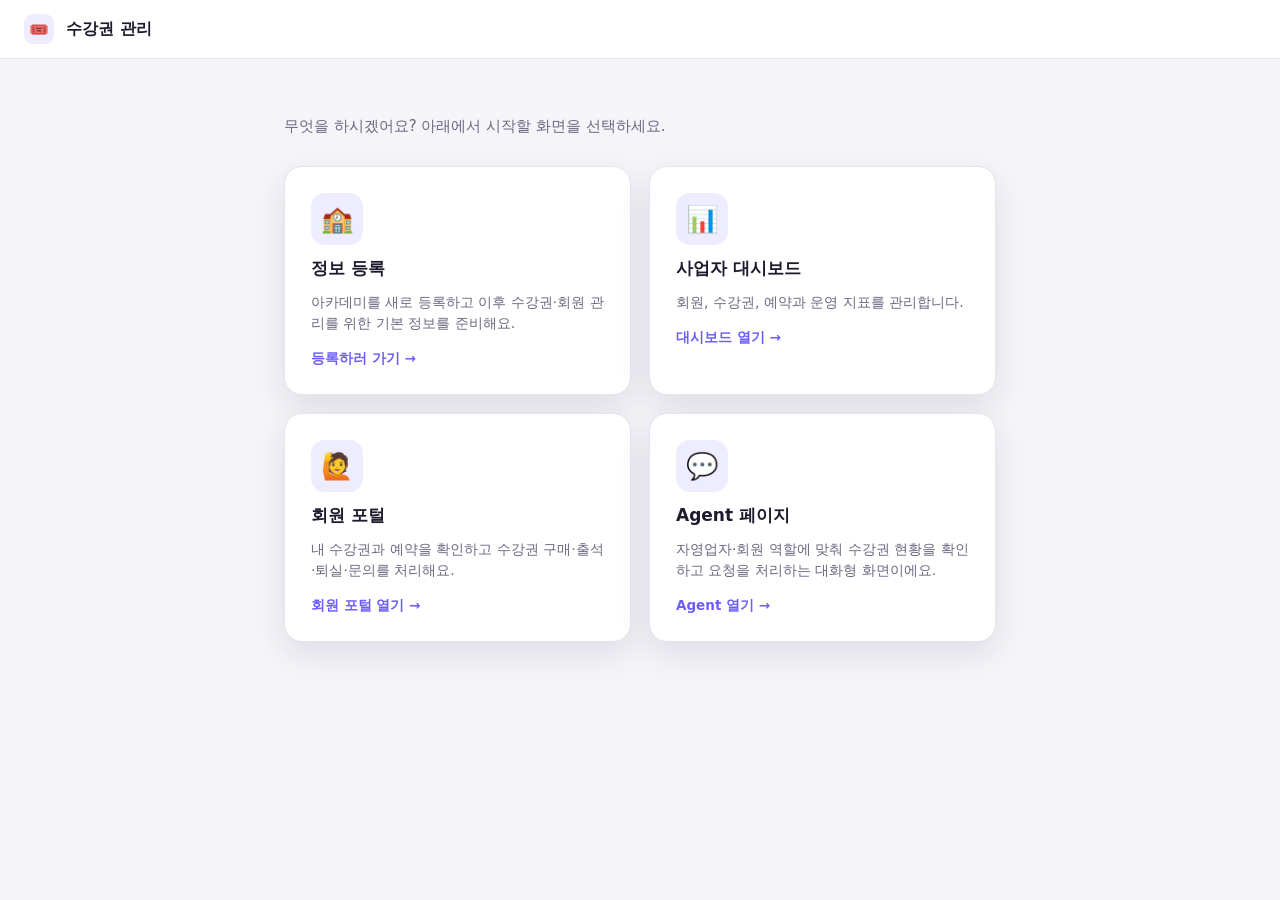
<file: frontend/index.html>
<!DOCTYPE html>
<html lang="ko">
<head>
  <meta charset="UTF-8" />
  <meta name="viewport" content="width=device-width, initial-scale=1.0" />
  <title>수강권 관리</title>
  <link rel="stylesheet" href="assets/styles.css" />
</head>
<body>
  <header class="app-header">
    <span class="app-header__badge" aria-hidden="true">🎟️</span>
    <h1 class="app-header__title">수강권 관리</h1>
  </header>

  <main class="home">
    <p class="home__lead">무엇을 하시겠어요? 아래에서 시작할 화면을 선택하세요.</p>

    <nav class="home-grid" aria-label="주요 화면">
      <a class="nav-card" href="pages/register.html">
        <span class="nav-card__icon" aria-hidden="true">🏫</span>
        <span class="nav-card__name">정보 등록</span>
        <span class="nav-card__desc">아카데미를 새로 등록하고 이후 수강권·회원 관리를 위한 기본 정보를 준비해요.</span>
        <span class="nav-card__cta">등록하러 가기 →</span>
      </a>

      <a class="nav-card" href="pages/dashboard.html">
        <span class="nav-card__icon" aria-hidden="true">📊</span>
        <span class="nav-card__name">사업자 대시보드</span>
        <span class="nav-card__desc">회원, 수강권, 예약과 운영 지표를 관리합니다.</span>
        <span class="nav-card__cta">대시보드 열기 →</span>
      </a>

      <a class="nav-card" href="pages/member.html">
        <span class="nav-card__icon" aria-hidden="true">🙋</span>
        <span class="nav-card__name">회원 포털</span>
        <span class="nav-card__desc">내 수강권과 예약을 확인하고 수강권 구매·출석·퇴실·문의를 처리해요.</span>
        <span class="nav-card__cta">회원 포털 열기 →</span>
      </a>

      <a class="nav-card" href="pages/agent.html">
        <span class="nav-card__icon" aria-hidden="true">💬</span>
        <span class="nav-card__name">Agent 페이지</span>
        <span class="nav-card__desc">자영업자·회원 역할에 맞춰 수강권 현황을 확인하고 요청을 처리하는 대화형 화면이에요.</span>
        <span class="nav-card__cta">Agent 열기 →</span>
      </a>
    </nav>
  </main>
</body>
</html>
</file>
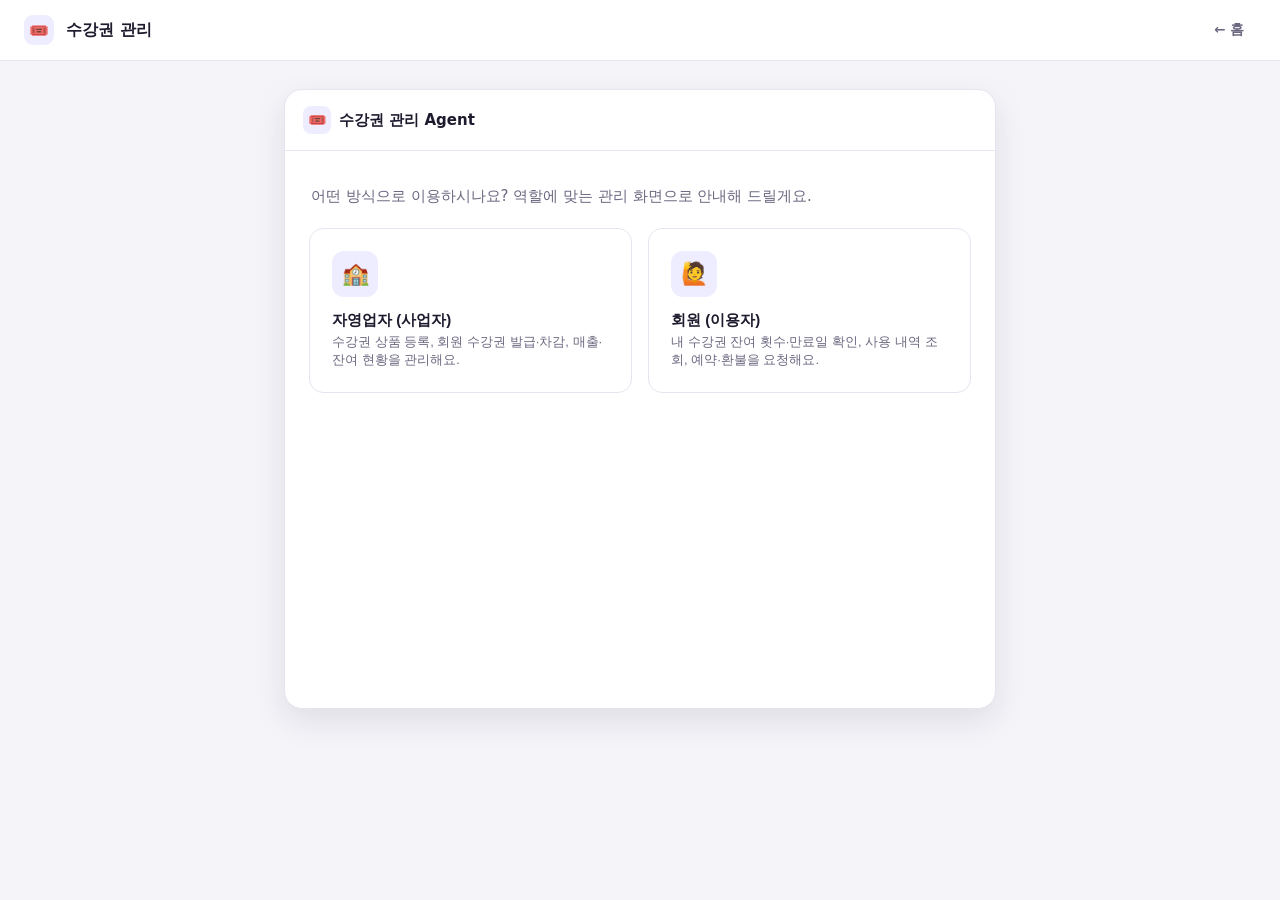
<file: frontend/pages/agent.html>
<!DOCTYPE html>
<html lang="ko">
<head>
  <meta charset="UTF-8" />
  <meta name="viewport" content="width=device-width, initial-scale=1.0" />
  <title>Agent · 수강권 관리</title>
  <link rel="stylesheet" href="../assets/styles.css" />
</head>
<body>
  <header class="app-header">
    <span class="app-header__badge" aria-hidden="true">🎟️</span>
    <h1 class="app-header__title">수강권 관리</h1>
    <a class="app-header__back" href="../index.html">← 홈</a>
  </header>

  <main class="agent-wrap">
    <section class="card" aria-label="수강권 관리 Agent">
      <header class="card__header">
        <button type="button" class="card__back" id="backBtn" aria-label="역할 다시 선택" hidden>&larr;</button>
        <h2 class="card__title">
          <span class="card__badge" id="headerBadge" aria-hidden="true">🎟️</span>
          <span id="headerTitle">수강권 관리 Agent</span>
        </h2>
      </header>

      <!-- 1단계: 역할 선택 -->
      <div class="view role-view" id="roleView">
        <p class="role-view__lead">어떤 방식으로 이용하시나요? 역할에 맞는 관리 화면으로 안내해 드릴게요.</p>

        <div class="role-grid">
          <button type="button" class="role-card" data-role="owner">
            <span class="role-card__icon" aria-hidden="true">🏫</span>
            <span class="role-card__text">
              <span class="role-card__name">자영업자 (사업자)</span>
              <span class="role-card__desc">수강권 상품 등록, 회원 수강권 발급·차감, 매출·잔여 현황을 관리해요.</span>
            </span>
          </button>

          <button type="button" class="role-card" data-role="member">
            <span class="role-card__icon" aria-hidden="true">🙋</span>
            <span class="role-card__text">
              <span class="role-card__name">회원 (이용자)</span>
              <span class="role-card__desc">내 수강권 잔여 횟수·만료일 확인, 사용 내역 조회, 예약·환불을 요청해요.</span>
            </span>
          </button>
        </div>
      </div>

      <!-- 2단계: 계정 선택 -->
      <div class="view account-view" id="accountView" hidden>
        <p class="account-view__lead" id="accountLead"></p>

        <div class="field">
          <label class="field__label" for="academySelect">
            아카데미 <span class="field__req" aria-hidden="true">*</span>
          </label>
          <select class="input" id="academySelect">
            <option value="">아카데미를 불러오는 중…</option>
          </select>
          <p class="field__hint" id="academyHint">진입할 아카데미를 선택하세요.</p>
        </div>

        <div class="field" id="studentField" hidden>
          <label class="field__label" for="studentSelect">
            수강생 계정 <span class="field__req" aria-hidden="true">*</span>
          </label>
          <select class="input" id="studentSelect" disabled>
            <option value="">아카데미를 먼저 선택하세요</option>
          </select>
          <p class="field__hint" id="studentHint">선택한 아카데미의 수강생 계정으로 진입합니다.</p>
        </div>

        <div class="form-status" id="accountStatus" role="status" aria-live="polite" hidden></div>

        <div class="form-actions">
          <button type="button" class="btn btn--primary" id="enterBtn" disabled>시작하기</button>
        </div>
      </div>

      <!-- 3단계: 역할별 대화 화면 -->
      <div class="view" id="chatView" hidden>
        <!-- 수강권 종류 관리는 사업자 대시보드로 옮겼다.
             이 화면은 대화에만 집중하고, 채팅 내역은 채팅창 안에서만 스크롤된다. -->
        <div class="agent-scroll">
          <div class="card__body" id="messages" aria-live="polite"></div>
        </div>

        <footer class="card__footer">
          <form class="chat-form" id="chatForm">
            <label for="chatInput" class="sr-only">메시지 입력</label>
            <textarea
              id="chatInput"
              class="chat-form__input"
              rows="1"
              placeholder="메시지를 입력하세요…"
              autocomplete="off"
            ></textarea>
            <button type="submit" class="chat-form__send" id="sendBtn" aria-label="보내기" disabled>➤</button>
          </form>
        </footer>
      </div>
    </section>
  </main>

  <script src="../assets/api.js"></script>
  <script>
    const messagesEl = document.getElementById("messages");
    const form = document.getElementById("chatForm");
    const input = document.getElementById("chatInput");
    const sendBtn = document.getElementById("sendBtn");
    const backBtn = document.getElementById("backBtn");
    const roleView = document.getElementById("roleView");
    const accountView = document.getElementById("accountView");
    const chatView = document.getElementById("chatView");
    const headerBadge = document.getElementById("headerBadge");
    const headerTitle = document.getElementById("headerTitle");
    const roleButtons = document.querySelectorAll(".role-card");

    const accountLead = document.getElementById("accountLead");
    const academySelect = document.getElementById("academySelect");
    const academyHint = document.getElementById("academyHint");
    const studentField = document.getElementById("studentField");
    const studentSelect = document.getElementById("studentSelect");
    const studentHint = document.getElementById("studentHint");
    const accountStatus = document.getElementById("accountStatus");
    const enterBtn = document.getElementById("enterBtn");

    // 역할별 화면 구성 (자영업자 / 회원)
    const ROLES = {
      owner: {
        badge: "🏫",
        title: "수강권 관리 · 사업자",
        needsStudent: false,
        accountLead: "관리할 아카데미를 선택하세요.",
        placeholder: "예: 10회권 상품을 새로 만들어줘",
        greeting: (ctx) =>
          `사업자 모드예요. '${ctx.academyName}' 아카데미를 기준으로 도와드릴게요. 수강권 종류 관리·회원 발급·예약 처리·운영 지표는 홈의 '사업자 대시보드'에서 바로 다룰 수 있어요.`,
      },
      member: {
        badge: "🙋",
        title: "수강권 관리 · 회원",
        needsStudent: true,
        accountLead: "아카데미와 본인 수강생 계정을 선택하세요.",
        placeholder: "예: 내 수강권 몇 회 남았는지 알려줘",
        greeting: (ctx) =>
          `회원 모드예요. '${ctx.academyName}'의 '${ctx.studentName}' 님, 내 수강권 잔여 횟수·만료일·사용 내역 중 무엇이 궁금하세요?`,
      },
    };

    // 현재 진행 상태
    let currentRole = null;
    const selected = { academy: null, student: null };

    // ---------- 공통 유틸 ----------
    function addMessage(text, from) {
      const el = document.createElement("div");
      el.className = "message message--" + from;
      el.textContent = text; // 사용자 입력은 textContent로만 렌더링
      messagesEl.appendChild(el);
      // 채팅창이 자체 스크롤을 가지므로 채팅창을 맨 아래로 내린다.
      messagesEl.scrollTop = messagesEl.scrollHeight;
    }

    function syncInput() {
      sendBtn.disabled = input.value.trim().length === 0;
      input.style.height = "auto";
      input.style.height = Math.min(input.scrollHeight, 96) + "px";
    }

    function setAccountStatus(kind, message) {
      if (!kind) {
        accountStatus.hidden = true;
        return;
      }
      accountStatus.className = "form-status form-status--" + kind;
      accountStatus.textContent = message;
      accountStatus.hidden = false;
    }

    // select 를 한 개의 안내 옵션으로 채운다.
    function setSelectPlaceholder(select, text) {
      select.textContent = "";
      const opt = document.createElement("option");
      opt.value = "";
      opt.textContent = text;
      select.appendChild(opt);
    }

    // select 를 { id, name } 목록으로 채운다.
    function fillSelect(select, items, placeholder, emptyText) {
      select.textContent = "";
      const head = document.createElement("option");
      head.value = "";
      head.textContent = items.length ? placeholder : emptyText;
      select.appendChild(head);
      for (const item of items) {
        const opt = document.createElement("option");
        opt.value = String(item.id);
        opt.textContent = item.name;
        select.appendChild(opt);
      }
    }

    function refreshEnterEnabled() {
      const ok = currentRole &&
        selected.academy &&
        (!ROLES[currentRole].needsStudent || selected.student);
      enterBtn.disabled = !ok;
    }

    // ---------- 단계 전환 ----------
    function showRolePicker() {
      chatView.hidden = true;
      accountView.hidden = true;
      roleView.hidden = false;
      backBtn.hidden = true;
      headerBadge.textContent = "🎟️";
      headerTitle.textContent = "수강권 관리 Agent";
      currentRole = null;
    }

    function goToAccountStep(roleKey) {
      const role = ROLES[roleKey];
      if (!role) return;
      currentRole = roleKey;
      selected.academy = null;
      selected.student = null;

      headerBadge.textContent = role.badge;
      headerTitle.textContent = role.title;
      accountLead.textContent = role.accountLead;
      studentField.hidden = !role.needsStudent;
      setSelectPlaceholder(studentSelect, "아카데미를 먼저 선택하세요");
      studentSelect.disabled = true;
      setAccountStatus(null);
      enterBtn.disabled = true;

      roleView.hidden = true;
      chatView.hidden = true;
      accountView.hidden = false;
      backBtn.hidden = false;

      loadAcademies();
    }

    function enterChat() {
      // 회원 포털 진입은 홈(index.html)의 '회원 포털' 카드에서만 제공한다.
      // 이 페이지는 역할별 대화 화면만 담당한다.
      const role = ROLES[currentRole];
      const ctx = {
        academyName: selected.academy ? selected.academy.name : "",
        studentName: selected.student ? selected.student.name : "",
      };
      input.placeholder = role.placeholder;
      messagesEl.innerHTML = "";
      addMessage(role.greeting(ctx), "bot");

      accountView.hidden = true;
      chatView.hidden = false;
      input.value = "";
      syncInput();
      input.focus();
    }

    // 뒤로가기: 채팅 → 계정 선택 → 역할 선택
    function goBack() {
      if (!chatView.hidden) {
        chatView.hidden = true;
        accountView.hidden = false;
      } else if (!accountView.hidden) {
        showRolePicker();
      }
    }

    // ---------- 데이터 로딩 ----------
    async function loadAcademies() {
      selected.academy = null;
      refreshEnterEnabled();
      academySelect.disabled = true;
      setSelectPlaceholder(academySelect, "아카데미를 불러오는 중…");
      academyHint.textContent = "진입할 아카데미를 선택하세요.";

      try {
        const page = await CourseApi.academies.list({ limit: 100, sort: "name" });
        const items = page.items || [];
        fillSelect(academySelect, items, "아카데미를 선택하세요", "등록된 아카데미가 없습니다");
        academySelect.disabled = false;
        if (!items.length) {
          academyHint.textContent = "먼저 '정보 등록'에서 아카데미를 만들어 주세요.";
        }
      } catch (err) {
        setSelectPlaceholder(academySelect, "목록을 불러오지 못했습니다");
        setAccountStatus("error", CourseApi.messageFromError(err));
      }
    }

    async function loadStudents(academyId) {
      selected.student = null;
      refreshEnterEnabled();
      studentSelect.disabled = true;
      setSelectPlaceholder(studentSelect, "수강생을 불러오는 중…");
      studentHint.textContent = "선택한 아카데미의 수강생 계정으로 진입합니다.";
      setAccountStatus(null);

      try {
        // is_active 는 유효 수강권 보유 여부라, 계정 선택 단계에서는 전체를 보여준다.
        const page = await CourseApi.students.list(academyId, {
          limit: 100,
          sort: "name",
        });
        const items = page.items || [];
        fillSelect(studentSelect, items, "수강생을 선택하세요", "등록된 수강생이 없습니다");
        studentSelect.disabled = !items.length;
        if (!items.length) {
          studentHint.textContent = "이 아카데미에는 수강생이 없어요. '정보 등록'에서 먼저 추가해 주세요.";
        }
      } catch (err) {
        setSelectPlaceholder(studentSelect, "목록을 불러오지 못했습니다");
        setAccountStatus("error", CourseApi.messageFromError(err));
      }
    }

    // ---------- 이벤트 ----------
    academySelect.addEventListener("change", () => {
      const opt = academySelect.selectedOptions[0];
      selected.academy = academySelect.value
        ? { id: Number(academySelect.value), name: opt.textContent }
        : null;
      selected.student = null;

      if (ROLES[currentRole] && ROLES[currentRole].needsStudent) {
        if (selected.academy) {
          loadStudents(selected.academy.id);
        } else {
          setSelectPlaceholder(studentSelect, "아카데미를 먼저 선택하세요");
          studentSelect.disabled = true;
        }
      }
      refreshEnterEnabled();
    });

    studentSelect.addEventListener("change", () => {
      const opt = studentSelect.selectedOptions[0];
      selected.student = studentSelect.value
        ? { id: Number(studentSelect.value), name: opt.textContent }
        : null;
      refreshEnterEnabled();
    });

    enterBtn.addEventListener("click", enterChat);

    roleButtons.forEach((btn) => {
      btn.addEventListener("click", () => goToAccountStep(btn.dataset.role));
    });

    backBtn.addEventListener("click", goBack);

    input.addEventListener("input", syncInput);
    input.addEventListener("keydown", (e) => {
      if (e.key === "Enter" && !e.shiftKey) {
        e.preventDefault();
        form.requestSubmit();
      }
    });

    form.addEventListener("submit", (e) => {
      e.preventDefault();
      const text = input.value.trim();
      if (!text) return;
      addMessage(text, "user");
      input.value = "";
      syncInput();
      input.focus();
      // TODO: 백엔드 Agent API 연동 자리 (현재는 목 응답)
    });
  </script>
</body>
</html>
</file>
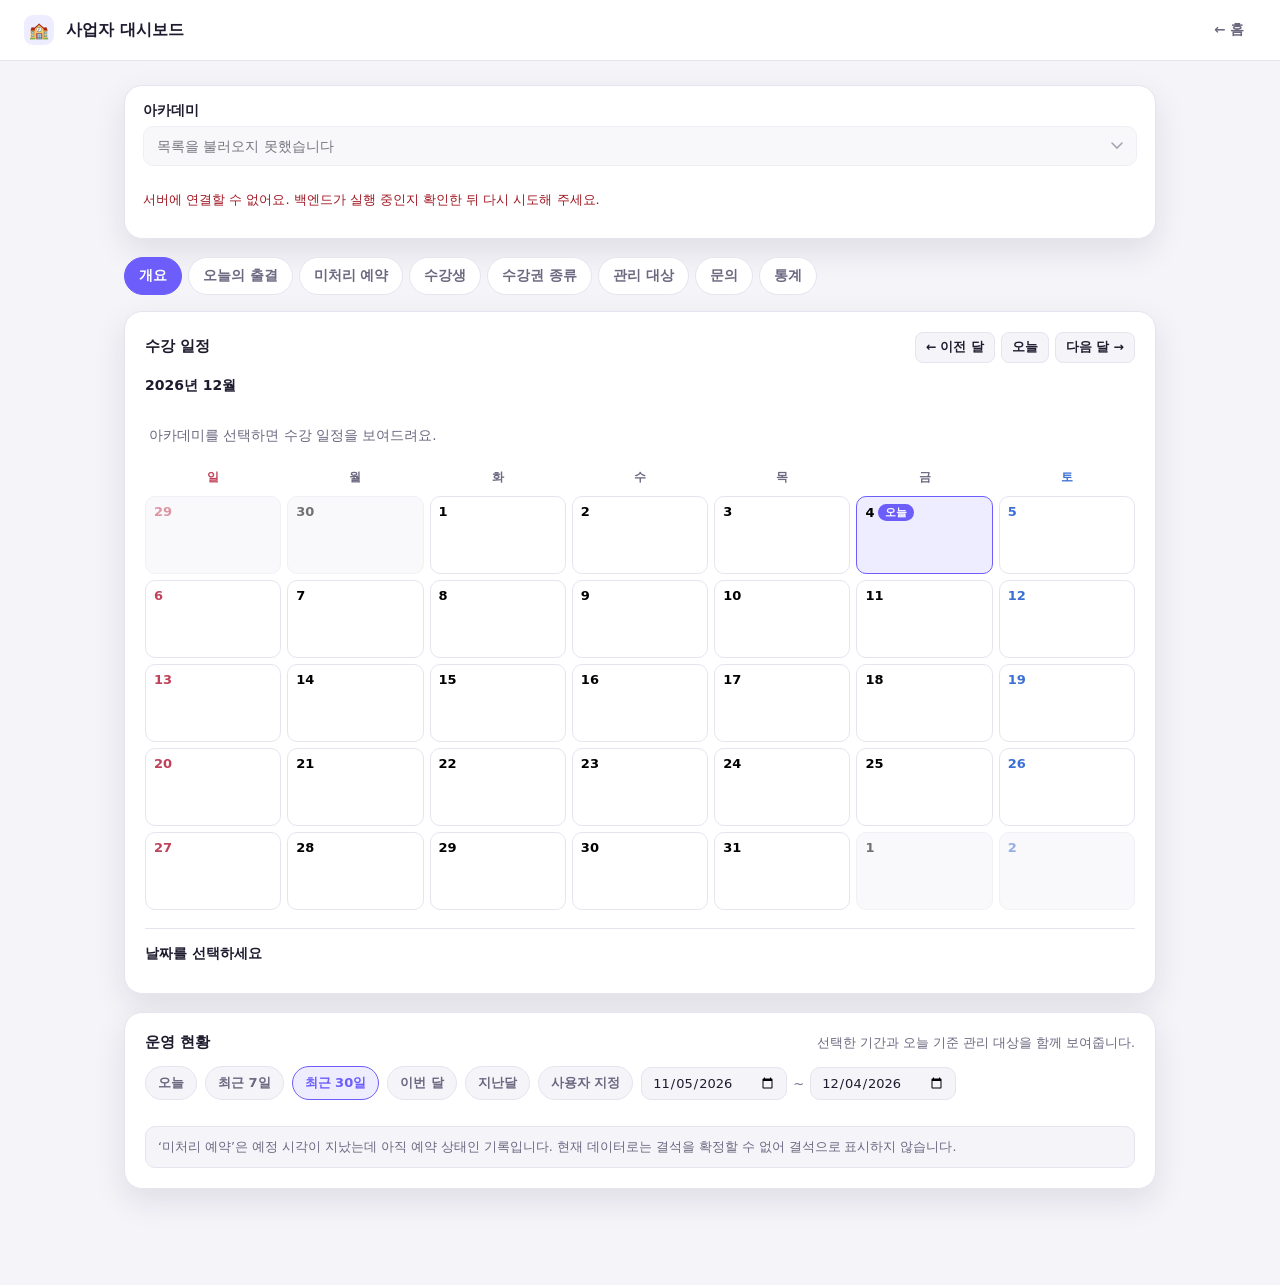
<file: frontend/pages/dashboard.html>
<!DOCTYPE html>
<html lang="ko">
<head>
  <meta charset="UTF-8" />
  <meta name="viewport" content="width=device-width, initial-scale=1.0" />
  <title>사업자 대시보드 · 수강권 관리</title>
  <link rel="stylesheet" href="../assets/styles.css" />
</head>
<body>
  <header class="app-header">
    <span class="app-header__badge" aria-hidden="true">🏫</span>
    <h1 class="app-header__title">사업자 대시보드</h1>
    <a class="app-header__back" href="../index.html">← 홈</a>
  </header>

  <main class="dash">
    <!-- 아카데미 선택 -->
    <section class="dash-bar" aria-label="아카데미 선택">
      <div class="dash-bar__field">
        <label class="field__label" for="academySelect">아카데미</label>
        <select class="input" id="academySelect">
          <option value="">아카데미를 불러오는 중…</option>
        </select>
      </div>
      <p class="dash-bar__status" id="academyStatus">
        운영할 아카데미를 선택하세요.
      </p>
    </section>

    <nav class="tabs" id="tabs" role="tablist" aria-label="운영 화면">
      <button type="button" class="tab" role="tab" id="tab-overview"
        aria-controls="panel-overview" aria-selected="true" data-tab="overview">개요</button>
      <button type="button" class="tab" role="tab" id="tab-today"
        aria-controls="panel-today" aria-selected="false" data-tab="today">오늘의 출결</button>
      <button type="button" class="tab" role="tab" id="tab-pending"
        aria-controls="panel-pending" aria-selected="false" data-tab="pending">미처리 예약</button>
      <button type="button" class="tab" role="tab" id="tab-students"
        aria-controls="panel-students" aria-selected="false" data-tab="students">수강생</button>
      <button type="button" class="tab" role="tab" id="tab-passtypes"
        aria-controls="panel-passtypes" aria-selected="false" data-tab="passtypes">수강권 종류</button>
      <button type="button" class="tab" role="tab" id="tab-worklists"
        aria-controls="panel-worklists" aria-selected="false" data-tab="worklists">관리 대상</button>
      <button type="button" class="tab" role="tab" id="tab-inquiries"
        aria-controls="panel-inquiries" aria-selected="false" data-tab="inquiries">문의</button>
      <button type="button" class="tab" role="tab" id="tab-analytics"
        aria-controls="panel-analytics" aria-selected="false" data-tab="analytics">통계</button>
    </nav>

    <!-- A. 개요 -->
    <div class="tab-panel" id="panel-overview" role="tabpanel" aria-labelledby="tab-overview">
      <!-- 월간 수강 일정 달력 -->
      <section class="section" aria-labelledby="calendarHeading">
        <div class="section__head">
          <h2 class="section__title" id="calendarHeading">수강 일정</h2>
          <div class="calendar__nav">
            <button type="button" class="btn btn--ghost btn--sm" id="calendarPrev">← 이전 달</button>
            <button type="button" class="btn btn--ghost btn--sm" id="calendarToday">오늘</button>
            <button type="button" class="btn btn--ghost btn--sm" id="calendarNext">다음 달 →</button>
          </div>
        </div>
        <p class="calendar__month" id="calendarMonth" aria-live="polite"></p>
        <div class="state" id="calendarState" hidden></div>

        <div class="calendar__grid calendar__weekdays" aria-hidden="true">
          <span class="calendar__weekday calendar__weekday--sun">일</span>
          <span class="calendar__weekday">월</span>
          <span class="calendar__weekday">화</span>
          <span class="calendar__weekday">수</span>
          <span class="calendar__weekday">목</span>
          <span class="calendar__weekday">금</span>
          <span class="calendar__weekday calendar__weekday--sat">토</span>
        </div>
        <div class="calendar__grid" id="calendarGrid"></div>

        <div class="day-schedule">
          <h3 class="day-schedule__title" id="dayScheduleTitle">날짜를 선택하세요</h3>
          <div class="state" id="dayScheduleState" hidden></div>
          <div class="mini-list" id="dayScheduleList"></div>
        </div>
      </section>

      <section class="section">
        <div class="section__head">
          <h2 class="section__title">운영 현황</h2>
          <p class="section__desc">선택한 기간과 오늘 기준 관리 대상을 함께 보여줍니다.</p>
        </div>
        <div class="chip-row" id="overviewPeriod" aria-label="기간 선택"></div>
        <div class="state" id="dashboardState" hidden></div>
        <div class="kpi-grid" id="dashboardKpis"></div>
        <p class="note">
          ‘미처리 예약’은 예정 시각이 지났는데 아직 예약 상태인 기록입니다.
          현재 데이터로는 결석을 확정할 수 없어 결석으로 표시하지 않습니다.
        </p>
      </section>
    </div>

    <!-- B. 오늘의 출결 -->
    <div class="tab-panel" id="panel-today" role="tabpanel" aria-labelledby="tab-today" hidden>
      <section class="section">
        <div class="section__head">
          <h2 class="section__title">오늘의 출결</h2>
          <div class="row-actions">
            <button type="button" class="btn btn--ghost btn--sm" id="todayReserveBtn">예약 만들기</button>
            <button type="button" class="btn btn--ghost btn--sm" id="todayRefreshBtn">새로고침</button>
          </div>
        </div>
        <div class="state" id="todayState" hidden></div>
        <div class="table-wrap">
          <table class="table">
            <caption class="sr-only">오늘 예정된 수강 기록</caption>
            <thead>
              <tr>
                <th scope="col">시간</th>
                <th scope="col">수강생</th>
                <th scope="col">수업</th>
                <th scope="col">수강권</th>
                <th scope="col">잔여</th>
                <th scope="col">만료일</th>
                <th scope="col">상태</th>
                <th scope="col">처리</th>
              </tr>
            </thead>
            <tbody id="todayRows"></tbody>
          </table>
        </div>
      </section>
    </div>

    <!-- C. 미처리·결석 의심 -->
    <div class="tab-panel" id="panel-pending" role="tabpanel" aria-labelledby="tab-pending" hidden>
      <section class="section">
        <div class="section__head">
          <h2 class="section__title">미처리 예약 · 결석 의심</h2>
          <p class="section__desc">출결 확인이 필요한 지난 예약입니다.</p>
        </div>
        <div class="state" id="pendingState" hidden></div>
        <div class="table-wrap">
          <table class="table">
            <caption class="sr-only">예정 시각이 지난 미처리 예약</caption>
            <thead>
              <tr>
                <th scope="col">예정 일시</th>
                <th scope="col">수강생</th>
                <th scope="col">수업</th>
                <th scope="col">수강권</th>
                <th scope="col">잔여</th>
                <th scope="col">만료일</th>
                <th scope="col">처리</th>
              </tr>
            </thead>
            <tbody id="pendingRows"></tbody>
          </table>
        </div>
        <div class="pager">
          <span id="pendingCount"></span>
          <span class="pager__spacer"></span>
          <button type="button" class="btn btn--ghost btn--sm" id="pendingPrev">이전</button>
          <button type="button" class="btn btn--ghost btn--sm" id="pendingNext">다음</button>
        </div>
        <p class="note">
          결석 여부는 현재 데이터로 확정할 수 없습니다. 실제 수업 참석 여부를 확인한 뒤
          완료 또는 취소로 정리하세요.
        </p>
      </section>
    </div>

    <!-- D. 수강생 관리 -->
    <div class="tab-panel" id="panel-students" role="tabpanel" aria-labelledby="tab-students" hidden>
      <section class="section">
        <div class="section__head">
          <h2 class="section__title">수강생</h2>
          <p class="section__desc">이름·연락처로 찾고 상세에서 수강권 발급과 예약을 처리합니다.</p>
        </div>

        <form id="studentSearchForm" novalidate>
          <div class="filter-grid">
            <div>
              <label class="field__label" for="searchName">이름</label>
              <input class="input" id="searchName" type="text" autocomplete="off" />
            </div>
            <div>
              <label class="field__label" for="searchPhone">전화번호</label>
              <input class="input" id="searchPhone" type="text" autocomplete="off" />
            </div>
            <div>
              <label class="field__label" for="searchEmail">이메일</label>
              <input class="input" id="searchEmail" type="text" autocomplete="off" />
            </div>
            <div>
              <label class="field__label" for="searchActive">상태</label>
              <select class="input" id="searchActive">
                <option value="">전체</option>
                <option value="true">활성</option>
                <option value="false">비활성</option>
              </select>
            </div>
            <div>
              <label class="field__label" for="searchExpireFrom">만료일 시작</label>
              <input class="input" id="searchExpireFrom" type="date" />
            </div>
            <div>
              <label class="field__label" for="searchExpireTo">만료일 종료</label>
              <input class="input" id="searchExpireTo" type="date" />
            </div>
            <div>
              <label class="field__label" for="searchSort">정렬</label>
              <select class="input" id="searchSort">
                <option value="name:asc">이름 오름차순</option>
                <option value="name:desc">이름 내림차순</option>
                <option value="expire_date:asc">만료일 빠른 순</option>
                <option value="expire_date:desc">만료일 늦은 순</option>
                <option value="created_at:desc">최근 등록 순</option>
                <option value="id:asc">등록 번호 순</option>
              </select>
            </div>
          </div>
          <div class="form-actions">
            <button type="submit" class="btn btn--primary btn--sm" id="studentSearchBtn">검색</button>
            <button type="button" class="btn btn--ghost btn--sm" id="studentResetBtn">조건 초기화</button>
          </div>
        </form>

        <div class="state" id="studentsState" hidden></div>
        <div class="table-wrap">
          <table class="table">
            <caption class="sr-only">수강생 목록</caption>
            <thead>
              <tr>
                <th scope="col">이름</th>
                <th scope="col">전화번호</th>
                <th scope="col">이메일</th>
                <th scope="col">회원 만료일</th>
                <th scope="col">상태</th>
                <th scope="col">상세</th>
              </tr>
            </thead>
            <tbody id="studentRows"></tbody>
          </table>
        </div>
        <div class="pager">
          <span id="studentsCount"></span>
          <span class="pager__spacer"></span>
          <button type="button" class="btn btn--ghost btn--sm" id="studentsPrev">이전</button>
          <button type="button" class="btn btn--ghost btn--sm" id="studentsNext">다음</button>
        </div>
      </section>
    </div>

    <!-- 수강권 종류(상품) 관리 -->
    <div class="tab-panel" id="panel-passtypes" role="tabpanel" aria-labelledby="tab-passtypes" hidden>
      <section class="section">
        <div class="section__head">
          <h2 class="section__title">수강권 종류</h2>
          <div class="row-actions">
            <button type="button" class="btn btn--ghost btn--sm" id="passTypeRefreshBtn">새로고침</button>
            <button type="button" class="btn btn--primary btn--sm" id="addPassTypeBtn">+ 종류 추가</button>
          </div>
        </div>
        <p class="section__desc">
          발급 화면과 통계에서 사용하는 상품 목록입니다. ◀ ▶ 버튼으로 노출 순서를 바꿉니다.
        </p>
        <div class="state" id="passTypesState" hidden></div>
        <div class="pass-scroll" id="passScroll"></div>
        <p class="note">
          이미 발급된 수강권은 발급 시점 정보를 그대로 보관합니다. 종류를 수정하거나
          삭제해도 과거 발급 내역과 통계 표기는 바뀌지 않습니다.
        </p>
      </section>
    </div>

    <!-- G. 관리 대상 -->
    <div class="tab-panel" id="panel-worklists" role="tabpanel" aria-labelledby="tab-worklists" hidden>
      <section class="section">
        <div class="section__head">
          <h2 class="section__title">만료 예정 수강권</h2>
          <p class="section__desc">잔여 횟수가 남아 있는 수강권만 표시합니다.</p>
        </div>
        <div class="chip-row" id="expiringChips">
          <button type="button" class="chip" data-days="7" aria-pressed="false">7일 이내</button>
          <button type="button" class="chip" data-days="14" aria-pressed="true">14일 이내</button>
          <button type="button" class="chip" data-days="30" aria-pressed="false">30일 이내</button>
        </div>
        <div class="state" id="expiringState" hidden></div>
        <div class="table-wrap">
          <table class="table">
            <caption class="sr-only">만료 예정 수강권</caption>
            <thead>
              <tr>
                <th scope="col">수강생</th>
                <th scope="col">수강권</th>
                <th scope="col">잔여</th>
                <th scope="col">만료일</th>
                <th scope="col">남은 일수</th>
                <th scope="col">최근 수강일</th>
                <th scope="col">상세</th>
              </tr>
            </thead>
            <tbody id="expiringRows"></tbody>
          </table>
        </div>
      </section>

      <section class="section">
        <div class="section__head">
          <h2 class="section__title">잔여 횟수 부족</h2>
          <p class="section__desc">아직 만료되지 않은 수강권 기준입니다.</p>
        </div>
        <div class="chip-row" id="lowBalanceChips">
          <button type="button" class="chip" data-max="0" aria-pressed="false">잔여 0회</button>
          <button type="button" class="chip" data-max="1" aria-pressed="false">잔여 1회 이하</button>
          <button type="button" class="chip" data-max="3" aria-pressed="true">잔여 3회 이하</button>
        </div>
        <div class="state" id="lowBalanceState" hidden></div>
        <div class="table-wrap">
          <table class="table">
            <caption class="sr-only">잔여 횟수가 부족한 수강권</caption>
            <thead>
              <tr>
                <th scope="col">수강생</th>
                <th scope="col">수강권</th>
                <th scope="col">총 횟수</th>
                <th scope="col">잔여</th>
                <th scope="col">만료일</th>
                <th scope="col">최근 수강일</th>
                <th scope="col">상세</th>
              </tr>
            </thead>
            <tbody id="lowBalanceRows"></tbody>
          </table>
        </div>
      </section>

      <section class="section">
        <div class="section__head">
          <h2 class="section__title">만료됐지만 잔여 횟수가 있는 수강권</h2>
          <p class="section__desc">환불·연장 상담이 필요할 수 있습니다.</p>
        </div>
        <div class="state" id="expiredState" hidden></div>
        <div class="table-wrap">
          <table class="table">
            <caption class="sr-only">만료됐지만 잔여 횟수가 남은 수강권</caption>
            <thead>
              <tr>
                <th scope="col">수강생</th>
                <th scope="col">수강권</th>
                <th scope="col">잔여</th>
                <th scope="col">만료일</th>
                <th scope="col">경과 일수</th>
                <th scope="col">상세</th>
              </tr>
            </thead>
            <tbody id="expiredRows"></tbody>
          </table>
        </div>
      </section>

      <section class="section">
        <div class="section__head">
          <h2 class="section__title">재등록 후보</h2>
          <p class="section__desc">잔여·만료·최근 수강 이력으로 자동 선정합니다.</p>
        </div>
        <div class="state" id="reregState" hidden></div>
        <div class="table-wrap">
          <table class="table">
            <caption class="sr-only">재등록 후보 수강생</caption>
            <thead>
              <tr>
                <th scope="col">수강생</th>
                <th scope="col">사유</th>
                <th scope="col">사용 가능 잔여</th>
                <th scope="col">가장 이른 만료일</th>
                <th scope="col">최근 수강일</th>
                <th scope="col">상세</th>
              </tr>
            </thead>
            <tbody id="reregRows"></tbody>
          </table>
        </div>
        <p class="note">
          상담·연락 이력은 현재 저장할 수 없어 제공하지 않습니다.
        </p>
      </section>
    </div>

    <!-- 회원 문의 -->
    <div class="tab-panel" id="panel-inquiries" role="tabpanel" aria-labelledby="tab-inquiries" hidden>
      <section class="section">
        <div class="section__head">
          <h2 class="section__title">회원 문의</h2>
          <button type="button" class="btn btn--ghost btn--sm" id="inquiryRefreshBtn">새로고침</button>
        </div>
        <div class="chip-row" id="inquiryFilter">
          <button type="button" class="chip" data-status="" aria-pressed="true">전체</button>
          <button type="button" class="chip" data-status="OPEN" aria-pressed="false">답변 대기</button>
          <button type="button" class="chip" data-status="ANSWERED" aria-pressed="false">답변 완료</button>
          <button type="button" class="chip" data-status="CLOSED" aria-pressed="false">종료</button>
        </div>
        <div class="state" id="inquiryState" hidden></div>
        <div class="table-wrap">
          <table class="table">
            <caption class="sr-only">회원이 등록한 문의 목록</caption>
            <thead>
              <tr>
                <th scope="col">등록일</th>
                <th scope="col">회원</th>
                <th scope="col">유형</th>
                <th scope="col">제목</th>
                <th scope="col">상태</th>
                <th scope="col">메시지</th>
                <th scope="col">답변</th>
              </tr>
            </thead>
            <tbody id="inquiryRows"></tbody>
          </table>
        </div>
      </section>
    </div>

    <!-- H. 통계 -->
    <div class="tab-panel" id="panel-analytics" role="tabpanel" aria-labelledby="tab-analytics" hidden>
      <section class="section">
        <div class="section__head">
          <h2 class="section__title">기간 선택</h2>
          <p class="section__desc">아래 모든 통계에 같은 기간이 적용됩니다.</p>
        </div>
        <div class="chip-row" id="analyticsPeriod" aria-label="기간 선택"></div>
        <div class="chip-row">
          <label class="field__label" for="groupBySelect">집계 단위</label>
          <select class="input" id="groupBySelect">
            <option value="day">일별</option>
            <option value="week">주별</option>
            <option value="month">월별</option>
          </select>
        </div>
      </section>

      <section class="section">
        <div class="section__head">
          <h2 class="section__title">신규 등록</h2>
          <p class="section__desc">수강생은 등록일, 수강권은 구매일 기준입니다.</p>
        </div>
        <div class="state" id="registrationState" hidden></div>
        <div class="kpi-grid" id="registrationKpis"></div>
        <div class="subsection">
          <h3 class="subsection__title">구간별 신규 수강생</h3>
          <div class="bar-chart" id="registrationChart"></div>
        </div>
      </section>

      <section class="section">
        <div class="section__head">
          <h2 class="section__title">수강권 발급</h2>
          <p class="section__desc">발급가 기준 합계이며 실제 매출이 아닙니다.</p>
        </div>
        <div class="state" id="passTypeState" hidden></div>
        <div class="kpi-grid" id="passTypeKpis"></div>
        <div class="table-wrap">
          <table class="table">
            <caption class="sr-only">수강권 종류별 발급 통계</caption>
            <thead>
              <tr>
                <th scope="col">수강권 종류</th>
                <th scope="col">발급 건수</th>
                <th scope="col">발급 횟수</th>
                <th scope="col">사용 횟수</th>
                <th scope="col">잔여 횟수</th>
                <th scope="col">완료 수강</th>
                <th scope="col">발급가 기준 합계</th>
              </tr>
            </thead>
            <tbody id="passTypeRows"></tbody>
          </table>
        </div>
        <p class="note">
          발급가 기준 합계는 발급 시점 가격(price_snapshot)의 합입니다.
          결제·할인·환불 데이터가 없어 매출로 해석할 수 없습니다.
        </p>
      </section>

      <section class="section">
        <div class="section__head">
          <h2 class="section__title">수강 이용</h2>
          <p class="section__desc">수업 예정일 기준으로 집계합니다.</p>
        </div>
        <div class="state" id="attendanceState" hidden></div>
        <div class="kpi-grid" id="attendanceKpis"></div>
        <div class="subsection">
          <h3 class="subsection__title">구간별 완료 수강</h3>
          <div class="bar-chart" id="attendanceChart"></div>
        </div>
        <div class="subsection">
          <h3 class="subsection__title">수업명별 완료 수강</h3>
          <div class="bar-chart" id="classChart"></div>
          <p class="note">
            수업명은 예약할 때 직접 입력하는 값입니다. 같은 수업이라도 표기가 다르면
            서로 다른 항목으로 집계됩니다.
          </p>
        </div>
        <div class="subsection">
          <h3 class="subsection__title">수강권 종류별 완료 수강</h3>
          <div class="bar-chart" id="passTypeChart"></div>
        </div>
      </section>

      <section class="section">
        <div class="section__head">
          <h2 class="section__title">장부 정합성 점검</h2>
          <button type="button" class="btn btn--ghost btn--sm" id="ledgerCheckBtn">점검 실행</button>
        </div>
        <div class="state" id="ledgerState" hidden></div>
        <div class="table-wrap">
          <table class="table">
            <caption class="sr-only">잔여 횟수가 어긋난 수강권</caption>
            <thead>
              <tr>
                <th scope="col">수강생</th>
                <th scope="col">수강권</th>
                <th scope="col">저장된 잔여</th>
                <th scope="col">기대 잔여</th>
                <th scope="col">차이</th>
              </tr>
            </thead>
            <tbody id="ledgerRows"></tbody>
          </table>
        </div>
        <p class="note">조회 전용 점검이며 값을 자동으로 고치지 않습니다.</p>
      </section>
    </div>
  </main>

  <!-- 수강생 상세 -->
  <dialog class="drawer" id="studentDrawer" aria-labelledby="studentDrawerTitle">
    <div class="drawer__head">
      <h2 class="drawer__title" id="studentDrawerTitle">수강생 상세</h2>
      <button type="button" class="drawer__close" data-close="studentDrawer" aria-label="닫기">✕</button>
    </div>
    <div class="drawer__body" id="studentDrawerBody"></div>
  </dialog>

  <!-- 문의 상세(사업자 답변) -->
  <dialog class="drawer" id="inquiryDrawer" aria-labelledby="inquiryDrawerTitle">
    <div class="drawer__head">
      <h2 class="drawer__title" id="inquiryDrawerTitle">문의 상세</h2>
      <button type="button" class="drawer__close" data-close="inquiryDrawer" aria-label="닫기">✕</button>
    </div>
    <div class="drawer__body" id="inquiryDrawerBody"></div>
  </dialog>

  <!-- 예약 생성 -->
  <dialog class="drawer" id="reserveDialog" aria-labelledby="reserveDialogTitle">
    <div class="drawer__head">
      <h2 class="drawer__title" id="reserveDialogTitle">예약 만들기</h2>
      <button type="button" class="drawer__close" data-close="reserveDialog" aria-label="닫기">✕</button>
    </div>
    <div class="drawer__body">
      <form id="reserveForm" novalidate>
        <div class="field">
          <label class="field__label" for="reserveStudent">
            수강생 <span class="field__req" aria-hidden="true">*</span>
          </label>
          <select class="input" id="reserveStudent"></select>
        </div>
        <div class="field">
          <label class="field__label" for="reservePass">
            사용할 수강권 <span class="field__req" aria-hidden="true">*</span>
          </label>
          <select class="input" id="reservePass" disabled></select>
          <p class="field__hint">잔여 1회 이상이고 만료되지 않은 수강권만 선택할 수 있습니다.</p>
        </div>
        <div class="field">
          <label class="field__label" for="reserveClass">
            수업명 <span class="field__req" aria-hidden="true">*</span>
          </label>
          <input class="input" id="reserveClass" type="text" maxlength="200" autocomplete="off" />
        </div>
        <div class="field">
          <label class="field__label" for="reserveAt">
            예약 일시 <span class="field__req" aria-hidden="true">*</span>
          </label>
          <input class="input" id="reserveAt" type="datetime-local" />
        </div>
        <div class="field">
          <label class="field__label" for="reserveMemo">메모</label>
          <textarea class="input" id="reserveMemo" rows="2"></textarea>
        </div>
        <div class="form-status" id="reserveStatus" role="status" aria-live="polite" hidden></div>
        <div class="form-actions">
          <button type="submit" class="btn btn--primary" id="reserveSubmit">예약 만들기</button>
          <button type="button" class="btn btn--ghost" data-close="reserveDialog">닫기</button>
        </div>
        <p class="note">예약을 만들어도 잔여 횟수는 줄지 않습니다. 수강 완료 처리 시 1회 차감됩니다.</p>
      </form>
    </div>
  </dialog>

  <!-- 공용 확인 대화상자 -->
  <dialog class="drawer" id="confirmDialog" aria-labelledby="confirmTitle">
    <div class="drawer__head">
      <h2 class="drawer__title" id="confirmTitle">확인</h2>
      <button type="button" class="drawer__close" data-close="confirmDialog" aria-label="닫기">✕</button>
    </div>
    <div class="drawer__body">
      <p class="confirm-message" id="confirmMessage"></p>
      <div class="field" id="confirmInputField" hidden>
        <label class="field__label" for="confirmInput">사유</label>
        <input class="input" id="confirmInput" type="text" maxlength="200" />
        <p class="field__error" id="confirmInputError" hidden>사유를 입력해 주세요.</p>
      </div>
    </div>
    <div class="drawer__foot">
      <button type="button" class="btn btn--ghost" id="confirmCancel">취소</button>
      <button type="button" class="btn btn--primary" id="confirmOk">확인</button>
    </div>
  </dialog>

  <script src="../assets/api.js"></script>
  <script>
    "use strict";

    // ---------- 공통 상태 ----------
    const STORAGE_KEY = "courseEnroll.v1.dashboard.academyId";
    const state = {
      academyId: null,
      period: { preset: "last30", from: "", to: "" },
      groupBy: "day",
      students: { offset: 0, limit: 10, total: 0, filters: {} },
      pending: { offset: 0, limit: 10, total: 0 },
      expiringDays: 14,
      lowBalanceMax: 3,
      inquiryStatus: "",
      detailStudentId: null,
      // 월간 수강 일정 달력(개요 탭 상단)
      calendar: {
        year: new Date().getFullYear(),
        month: new Date().getMonth(),
        selected: null,
        byDate: {},
      },
      loadedTabs: new Set(),
    };
    // 오늘의 출결 표에 잔여 횟수를 채우기 위한 보유 수강권 캐시.
    const passCache = new Map();

    const numberFormat = new Intl.NumberFormat("ko-KR");

    // ---------- 포맷 도우미 ----------
    function formatNumber(value) {
      if (value === null || value === undefined) return "-";
      return numberFormat.format(value);
    }

    function formatPrice(value) {
      if (value === null || value === undefined) return "-";
      return numberFormat.format(value) + "원";
    }

    function pad2(value) {
      return String(value).padStart(2, "0");
    }

    function toISODate(dateObj) {
      return (
        dateObj.getFullYear() +
        "-" +
        pad2(dateObj.getMonth() + 1) +
        "-" +
        pad2(dateObj.getDate())
      );
    }

    function today() {
      return toISODate(new Date());
    }

    function shiftDays(isoDate, amount) {
      const parts = isoDate.split("-").map(Number);
      const dateObj = new Date(parts[0], parts[1] - 1, parts[2]);
      dateObj.setDate(dateObj.getDate() + amount);
      return toISODate(dateObj);
    }

    function formatDate(value) {
      if (!value) return "-";
      return String(value).slice(0, 10);
    }

    function formatDateTime(value) {
      if (!value) return "-";
      const text = String(value);
      return text.slice(0, 10) + " " + text.slice(11, 16);
    }

    function formatTime(value) {
      if (!value) return "-";
      return String(value).slice(11, 16);
    }

    function localInputValue(dateObj) {
      return (
        toISODate(dateObj) +
        "T" +
        pad2(dateObj.getHours()) +
        ":" +
        pad2(dateObj.getMinutes())
      );
    }

    // ---------- DOM 도우미 ----------
    function byId(id) {
      return document.getElementById(id);
    }

    function createEl(tag, className, text) {
      const node = document.createElement(tag);
      if (className) node.className = className;
      if (text !== undefined && text !== null) node.textContent = String(text);
      return node;
    }

    function clear(node) {
      node.textContent = "";
    }

    // 로딩·빈 데이터·오류를 한 곳에서 표시한다.
    function setState(id, kind, message) {
      const node = byId(id);
      if (!kind) {
        node.hidden = true;
        node.textContent = "";
        return;
      }
      node.className = kind === "error" ? "state state--error" : "state";
      node.textContent = message;
      node.hidden = false;
    }

    function showError(id, err) {
      setState(id, "error", CourseApi.messageFromError(err));
    }

    function statusBadge(status) {
      const labels = {
        RESERVED: "예약",
        COMPLETED: "완료",
        CANCELLED: "취소",
      };
      const modifier = {
        RESERVED: "badge--reserved",
        COMPLETED: "badge--completed",
        CANCELLED: "badge--cancelled",
      };
      return createEl(
        "span",
        "badge " + (modifier[status] || ""),
        labels[status] || status
      );
    }

    function cell(row, text, className) {
      const td = createEl("td", className, text);
      row.appendChild(td);
      return td;
    }

    function actionButton(label, variant, handler) {
      const button = createEl("button", "btn " + variant + " btn--sm", label);
      button.type = "button";
      button.addEventListener("click", () => handler(button));
      return button;
    }

    // 비동기 처리 중 중복 제출을 막는다.
    async function withBusy(button, label, task) {
      const original = button.textContent;
      button.disabled = true;
      button.textContent = label;
      try {
        return await task();
      } finally {
        button.disabled = false;
        button.textContent = original;
      }
    }

    // CSS 막대 그래프 한 줄을 만든다(외부 차트 라이브러리 없음).
    function renderBarChart(container, rows, options) {
      const settings = options || {};
      clear(container);
      if (!rows.length) {
        container.appendChild(
          createEl("p", "state", settings.emptyText || "표시할 데이터가 없어요.")
        );
        return;
      }
      const max = rows.reduce((acc, row) => Math.max(acc, row.value), 0);
      rows.forEach((row) => {
        const line = createEl("div", "bar-row");
        line.appendChild(createEl("span", "bar-row__label", row.label));
        const track = createEl("span", "bar-row__track");
        const fill = createEl(
          "span",
          "bar-row__fill" + (settings.soft ? " bar-row__fill--soft" : "")
        );
        const ratio = max > 0 ? (row.value / max) * 100 : 0;
        fill.style.width = ratio + "%";
        track.appendChild(fill);
        line.appendChild(track);
        line.appendChild(
          createEl("span", "bar-row__value", formatNumber(row.value))
        );
        container.appendChild(line);
      });
    }

    // ---------- 확인 대화상자 ----------
    const confirmDialog = byId("confirmDialog");
    let confirmResolve = null;

    function closeConfirm(result) {
      if (confirmResolve) {
        const resolve = confirmResolve;
        confirmResolve = null;
        resolve(result);
      }
      if (confirmDialog.open) confirmDialog.close();
    }

    function confirmAction(options) {
      byId("confirmTitle").textContent = options.title || "확인";
      byId("confirmMessage").textContent = options.message || "";
      byId("confirmOk").textContent = options.confirmLabel || "확인";
      const needsInput = Boolean(options.inputLabel);
      byId("confirmInputField").hidden = !needsInput;
      byId("confirmInputError").hidden = true;
      if (needsInput) {
        byId("confirmInput").value = "";
        byId("confirmInput").previousElementSibling.textContent =
          options.inputLabel;
      }
      confirmDialog.showModal();
      if (needsInput) byId("confirmInput").focus();
      return new Promise((resolve) => {
        confirmResolve = resolve;
      });
    }

    byId("confirmOk").addEventListener("click", () => {
      const needsInput = !byId("confirmInputField").hidden;
      if (needsInput) {
        const value = byId("confirmInput").value.trim();
        if (!value) {
          byId("confirmInputError").hidden = false;
          byId("confirmInput").focus();
          return;
        }
        closeConfirm({ confirmed: true, value: value });
        return;
      }
      closeConfirm({ confirmed: true, value: null });
    });

    byId("confirmCancel").addEventListener("click", () =>
      closeConfirm({ confirmed: false, value: null })
    );

    confirmDialog.addEventListener("close", () =>
      closeConfirm({ confirmed: false, value: null })
    );

    document.querySelectorAll("[data-close]").forEach((button) => {
      button.addEventListener("click", () => {
        const dialog = byId(button.dataset.close);
        if (dialog && dialog.open) dialog.close();
      });
    });

    // ---------- 기간 선택 ----------
    const PERIOD_PRESETS = [
      { key: "today", label: "오늘" },
      { key: "last7", label: "최근 7일" },
      { key: "last30", label: "최근 30일" },
      { key: "thisMonth", label: "이번 달" },
      { key: "lastMonth", label: "지난달" },
      { key: "custom", label: "사용자 지정" },
    ];

    function resolvePeriod(preset) {
      const now = new Date();
      const to = today();
      if (preset === "today") return { from: to, to: to };
      if (preset === "last7") return { from: shiftDays(to, -6), to: to };
      if (preset === "thisMonth") {
        return {
          from: toISODate(new Date(now.getFullYear(), now.getMonth(), 1)),
          to: to,
        };
      }
      if (preset === "lastMonth") {
        const first = new Date(now.getFullYear(), now.getMonth() - 1, 1);
        const last = new Date(now.getFullYear(), now.getMonth(), 0);
        return { from: toISODate(first), to: toISODate(last) };
      }
      // 최근 30일: 오늘을 포함한 연속 30일
      return { from: shiftDays(to, -29), to: to };
    }

    function applyPreset(preset) {
      state.period.preset = preset;
      if (preset !== "custom") {
        const range = resolvePeriod(preset);
        state.period.from = range.from;
        state.period.to = range.to;
      }
      renderPeriodChips();
      reloadPeriodViews();
    }

    function renderPeriodChips() {
      ["overviewPeriod", "analyticsPeriod"].forEach((containerId) => {
        const container = byId(containerId);
        clear(container);
        PERIOD_PRESETS.forEach((preset) => {
          const chip = createEl("button", "chip", preset.label);
          chip.type = "button";
          chip.setAttribute(
            "aria-pressed",
            state.period.preset === preset.key ? "true" : "false"
          );
          chip.addEventListener("click", () => applyPreset(preset.key));
          container.appendChild(chip);
        });

        const dates = createEl("div", "chip-row__dates");
        const fromInput = document.createElement("input");
        fromInput.type = "date";
        fromInput.className = "input";
        fromInput.value = state.period.from;
        fromInput.id = containerId + "From";
        const fromLabel = createEl("label", "sr-only", "조회 시작일");
        fromLabel.setAttribute("for", fromInput.id);
        const toInput = document.createElement("input");
        toInput.type = "date";
        toInput.className = "input";
        toInput.value = state.period.to;
        toInput.id = containerId + "To";
        const toLabel = createEl("label", "sr-only", "조회 종료일");
        toLabel.setAttribute("for", toInput.id);

        function onCustomChange() {
          if (!fromInput.value || !toInput.value) return;
          if (fromInput.value > toInput.value) {
            setState(
              containerId === "overviewPeriod"
                ? "dashboardState"
                : "registrationState",
              "error",
              "조회 시작일이 종료일보다 늦습니다."
            );
            return;
          }
          state.period.preset = "custom";
          state.period.from = fromInput.value;
          state.period.to = toInput.value;
          renderPeriodChips();
          reloadPeriodViews();
        }

        fromInput.addEventListener("change", onCustomChange);
        toInput.addEventListener("change", onCustomChange);

        dates.append(fromLabel, fromInput, createEl("span", null, "~"), toLabel, toInput);
        container.appendChild(dates);
      });
    }

    function periodQuery() {
      return { date_from: state.period.from, date_to: state.period.to };
    }

    function reloadPeriodViews() {
      if (!state.academyId) return;
      loadDashboard();
      if (state.loadedTabs.has("analytics")) loadAnalytics();
    }

    // ---------- 탭 ----------
    function selectTab(name) {
      document.querySelectorAll(".tab").forEach((tab) => {
        const selected = tab.dataset.tab === name;
        tab.setAttribute("aria-selected", selected ? "true" : "false");
      });
      document.querySelectorAll(".tab-panel").forEach((panel) => {
        panel.hidden = panel.id !== "panel-" + name;
      });
      if (!state.academyId) return;
      if (state.loadedTabs.has(name)) return;
      state.loadedTabs.add(name);
      if (name === "today") loadTodayAttendance();
      if (name === "pending") loadPendingAttendance();
      if (name === "students") loadStudents();
      if (name === "passtypes") loadPassTypes();
      if (name === "inquiries") loadInquiries();
      if (name === "worklists") loadWorklists();
      if (name === "analytics") loadAnalytics();
    }

    byId("tabs").addEventListener("click", (event) => {
      const tab = event.target.closest(".tab");
      if (tab) selectTab(tab.dataset.tab);
    });

    // ---------- A. 개요 ----------
    async function loadDashboard() {
      if (!state.academyId) return;
      setState("dashboardState", "loading", "운영 현황을 불러오는 중…");
      clear(byId("dashboardKpis"));
      try {
        const data = await CourseApi.analytics.dashboard(
          state.academyId,
          periodQuery()
        );
        setState("dashboardState", null);
        renderDashboard(data);
      } catch (err) {
        clear(byId("dashboardKpis"));
        showError("dashboardState", err);
      }
    }

    function renderDashboard(data) {
      const container = byId("dashboardKpis");
      clear(container);
      const periodText = data.period.date_from + " ~ " + data.period.date_to;
      const tiles = [
        { label: "전체 수강생", value: data.students.total },
        { label: "활성 수강생", value: data.students.active, accent: true },
        {
          label: "신규 수강생",
          value: data.students.new_in_period,
          hint: periodText,
        },
        {
          label: "수강권 발급",
          value: data.student_passes.issued_in_period,
          hint: periodText,
        },
        {
          label: "수강 완료",
          value: data.attendance.completed_in_period,
          hint: periodText,
        },
        {
          label: "예약(기간)",
          value: data.attendance.reserved_in_period,
          hint: periodText,
        },
        {
          label: "취소(기간)",
          value: data.attendance.cancelled_in_period,
          hint: periodText,
        },
        {
          label: "미처리 예약",
          value: data.attendance.pending_past,
          hint: "출결 확인 필요",
          accent: true,
        },
        {
          label: "14일 이내 만료",
          value: data.student_passes.expiring_within_14_days,
          hint: "잔여 1회 이상",
        },
        {
          label: "잔여 3회 이하",
          value: data.student_passes.low_balance_count,
          hint: "만료 전 수강권",
        },
        {
          label: "사용 가능 수강권",
          value: data.student_passes.available,
        },
        {
          label: "전체 잔여 횟수",
          value: data.student_passes.total_remaining_sessions,
        },
      ];
      tiles.forEach((tile) => {
        const box = createEl("div", "kpi" + (tile.accent ? " kpi--accent" : ""));
        box.appendChild(createEl("span", "kpi__label", tile.label));
        box.appendChild(createEl("span", "kpi__value", formatNumber(tile.value)));
        if (tile.hint) box.appendChild(createEl("span", "kpi__hint", tile.hint));
        container.appendChild(box);
      });
    }

    // ---------- 월간 수강 일정 달력 ----------
    const WEEKDAY_LABELS = ["일", "월", "화", "수", "목", "금", "토"];
    const CALENDAR_COUNTS = [
      { status: "RESERVED", label: "예약", modifier: "calendar-count--reserved" },
      { status: "COMPLETED", label: "완료", modifier: "calendar-count--completed" },
      { status: "CANCELLED", label: "취소", modifier: "calendar-count--cancelled" },
    ];

    function parseISODate(iso) {
      const parts = iso.split("-").map(Number);
      return new Date(parts[0], parts[1] - 1, parts[2]);
    }

    // "2026년 7월 31일 (금)". 오늘이면 앞에 '오늘'을 붙인다.
    function formatDayLabel(iso) {
      const dateObj = parseISODate(iso);
      const label =
        dateObj.getFullYear() +
        "년 " +
        (dateObj.getMonth() + 1) +
        "월 " +
        dateObj.getDate() +
        "일 (" +
        WEEKDAY_LABELS[dateObj.getDay()] +
        ")";
      return iso === today() ? "오늘 · " + label : label;
    }

    // 달력에 그릴 칸 목록(앞뒤 달의 날짜 포함).
    function monthCells(year, month) {
      const first = new Date(year, month, 1);
      const start = new Date(year, month, 1 - first.getDay());
      const cells = [];
      for (let index = 0; index < 42; index += 1) {
        const dateObj = new Date(
          start.getFullYear(),
          start.getMonth(),
          start.getDate() + index
        );
        cells.push({
          iso: toISODate(dateObj),
          day: dateObj.getDate(),
          weekday: dateObj.getDay(),
          inMonth: dateObj.getMonth() === month,
        });
      }
      // 마지막 주가 통째로 다음 달이면 5주만 보여준다.
      return cells.slice(35).every((cell) => !cell.inMonth)
        ? cells.slice(0, 35)
        : cells;
    }

    // limit 상한이 100이라 필요한 만큼 나눠 받는다.
    async function fetchRecordsBetween(fromISO, toISO) {
      const collected = [];
      const limit = 100;
      for (let page = 0; page < 10; page += 1) {
        const result = await CourseApi.attendanceRecords.list(state.academyId, {
          scheduled_from: fromISO + "T00:00:00",
          scheduled_to: toISO + "T23:59:59",
          limit: limit,
          offset: page * limit,
          sort: "scheduled_at",
          order: "asc",
        });
        collected.push(...(result.items || []));
        if (collected.length >= result.pagination.total) break;
      }
      return collected;
    }

    async function loadCalendar() {
      if (!state.academyId) return;
      const cells = monthCells(state.calendar.year, state.calendar.month);
      renderCalendarMonthLabel();
      setState("calendarState", "loading", "수강 일정을 불러오는 중…");
      try {
        const records = await fetchRecordsBetween(
          cells[0].iso,
          cells[cells.length - 1].iso
        );
        const byDate = {};
        records.forEach((record) => {
          const key = String(record.scheduled_at).slice(0, 10);
          if (!byDate[key]) byDate[key] = [];
          byDate[key].push(record);
        });
        state.calendar.byDate = byDate;
        setState("calendarState", null);
        renderCalendar(cells);
        renderDaySchedule();
      } catch (err) {
        clear(byId("calendarGrid"));
        showError("calendarState", err);
      }
    }

    function renderCalendarMonthLabel() {
      byId("calendarMonth").textContent =
        state.calendar.year + "년 " + (state.calendar.month + 1) + "월";
    }

    function renderCalendar(cells) {
      const grid = byId("calendarGrid");
      clear(grid);
      const todayISO = today();
      cells.forEach((cell) => {
        const records = state.calendar.byDate[cell.iso] || [];
        const button = createEl("button", "calendar-day");
        button.type = "button";
        if (!cell.inMonth) button.classList.add("calendar-day--muted");
        if (cell.weekday === 0) button.classList.add("calendar-day--sun");
        if (cell.weekday === 6) button.classList.add("calendar-day--sat");
        if (cell.iso === todayISO) button.classList.add("calendar-day--today");
        if (cell.iso === state.calendar.selected) {
          button.classList.add("calendar-day--selected");
        }
        button.setAttribute(
          "aria-pressed",
          cell.iso === state.calendar.selected ? "true" : "false"
        );

        const head = createEl("span", "calendar-day__head");
        head.appendChild(createEl("span", "calendar-day__number", cell.day));
        if (cell.iso === todayISO) {
          head.appendChild(createEl("span", "calendar-day__today", "오늘"));
        }
        button.appendChild(head);

        const counts = createEl("span", "calendar-day__counts");
        const summary = [];
        CALENDAR_COUNTS.forEach((entry) => {
          const count = records.filter(
            (record) => record.status === entry.status
          ).length;
          if (!count) return;
          counts.appendChild(
            createEl(
              "span",
              "calendar-count " + entry.modifier,
              entry.label + " " + count
            )
          );
          summary.push(entry.label + " " + count + "건");
        });
        button.appendChild(counts);
        button.setAttribute(
          "aria-label",
          formatDayLabel(cell.iso) +
            ", " +
            (summary.length ? summary.join(", ") : "일정 없음")
        );

        button.addEventListener("click", () => selectCalendarDay(cell.iso));
        grid.appendChild(button);
      });
    }

    function selectCalendarDay(iso) {
      state.calendar.selected = iso;
      const selectedMonth = parseISODate(iso);
      // 앞뒤 달의 날짜를 고르면 그 달로 이동한다.
      if (
        selectedMonth.getFullYear() !== state.calendar.year ||
        selectedMonth.getMonth() !== state.calendar.month
      ) {
        state.calendar.year = selectedMonth.getFullYear();
        state.calendar.month = selectedMonth.getMonth();
        loadCalendar();
        return;
      }
      renderCalendar(monthCells(state.calendar.year, state.calendar.month));
      renderDaySchedule();
    }

    function renderDaySchedule() {
      const iso = state.calendar.selected;
      const list = byId("dayScheduleList");
      clear(list);
      if (!iso) {
        byId("dayScheduleTitle").textContent = "날짜를 선택하세요";
        setState("dayScheduleState", null);
        return;
      }
      byId("dayScheduleTitle").textContent = formatDayLabel(iso) + " 일정";
      const records = state.calendar.byDate[iso] || [];
      if (!records.length) {
        setState("dayScheduleState", "empty", "이 날에는 잡힌 수강이 없어요.");
        return;
      }
      setState("dayScheduleState", null);
      records.forEach((record) => list.appendChild(buildDayScheduleItem(record)));
    }

    function buildDayScheduleItem(record) {
      const item = createEl("div", "mini-list__item");
      const title = createEl("div", "mini-list__title");
      title.appendChild(
        document.createTextNode(
          formatTime(record.scheduled_at) + " · " + record.class_name + " "
        )
      );
      title.appendChild(statusBadge(record.status));
      item.appendChild(title);
      item.appendChild(
        createEl(
          "div",
          "mini-list__meta",
          record.student_name + " · " + record.pass_type_name
        )
      );

      const actions = createEl("div", "mini-list__actions");
      // 체크인만 하고 퇴실하지 않은 수강도 사업자가 완료 처리할 수 있다.
      if (record.status === "RESERVED" || record.status === "CHECKED_IN") {
        actions.appendChild(
          actionButton("완료", "btn--primary", async (button) => {
            const pass = await fetchPass(
              record.student_id,
              record.student_pass_id
            );
            await completeAttendance(record, pass, button);
          })
        );
      }
      if (record.status === "RESERVED") {
        // 체크인 이후에는 취소할 수 없으므로 예약 상태에만 노출한다.
        actions.appendChild(
          actionButton("취소", "btn--ghost", (button) =>
            cancelAttendance(record, button)
          )
        );
      }
      if (record.status === "COMPLETED") {
        actions.appendChild(
          actionButton("완료 취소", "btn--danger", (button) =>
            restoreAttendance(record, button)
          )
        );
      }
      if (record.student_id !== null) {
        actions.appendChild(
          actionButton("상세", "btn--ghost", () =>
            openStudentDetail(record.student_id)
          )
        );
      }
      item.appendChild(actions);
      return item;
    }

    function moveCalendarMonth(step) {
      const moved = new Date(
        state.calendar.year,
        state.calendar.month + step,
        1
      );
      state.calendar.year = moved.getFullYear();
      state.calendar.month = moved.getMonth();
      loadCalendar();
    }

    byId("calendarPrev").addEventListener("click", () => moveCalendarMonth(-1));
    byId("calendarNext").addEventListener("click", () => moveCalendarMonth(1));
    byId("calendarToday").addEventListener("click", () => {
      const now = new Date();
      state.calendar.year = now.getFullYear();
      state.calendar.month = now.getMonth();
      state.calendar.selected = today();
      loadCalendar();
    });

    // ---------- 보유 수강권 캐시 ----------
    async function fetchPass(studentId, studentPassId) {
      if (studentId === null || studentPassId === null) return null;
      const key = studentId + ":" + studentPassId;
      if (passCache.has(key)) return passCache.get(key);
      try {
        const pass = await CourseApi.studentPasses.get(
          state.academyId,
          studentId,
          studentPassId
        );
        passCache.set(key, pass);
        return pass;
      } catch (err) {
        passCache.set(key, null);
        return null;
      }
    }

    // ---------- B. 오늘의 출결 ----------
    async function loadTodayAttendance() {
      if (!state.academyId) return;
      const rows = byId("todayRows");
      clear(rows);
      setState("todayState", "loading", "오늘 일정을 불러오는 중…");
      try {
        const day = today();
        const page = await CourseApi.attendanceRecords.list(state.academyId, {
          scheduled_from: day + "T00:00:00",
          scheduled_to: day + "T23:59:59",
          limit: 100,
          sort: "scheduled_at",
          order: "asc",
        });
        const items = page.items || [];
        if (!items.length) {
          setState("todayState", "empty", "오늘 예정된 수강이 없어요.");
          return;
        }
        const passes = await Promise.all(
          items.map((item) => fetchPass(item.student_id, item.student_pass_id))
        );
        setState("todayState", null);
        items.forEach((item, index) => {
          rows.appendChild(buildAttendanceRow(item, passes[index]));
        });
      } catch (err) {
        showError("todayState", err);
      }
    }

    function buildAttendanceRow(record, pass) {
      const row = document.createElement("tr");
      cell(row, formatTime(record.scheduled_at));
      cell(row, record.student_name, "td--wrap");
      cell(row, record.class_name, "td--wrap");
      cell(row, record.pass_type_name, "td--wrap");
      cell(row, pass ? formatNumber(pass.remaining_sessions) : "-", "td--num");
      cell(row, pass ? formatDate(pass.expire_date) : "-");

      const statusCell = createEl("td");
      statusCell.appendChild(statusBadge(record.status));
      row.appendChild(statusCell);

      const actions = createEl("div", "row-actions");
      // 체크인만 하고 퇴실하지 않은 수강도 사업자가 완료 처리할 수 있다.
      if (record.status === "RESERVED" || record.status === "CHECKED_IN") {
        actions.appendChild(
          actionButton("완료", "btn--primary", (button) =>
            completeAttendance(record, pass, button)
          )
        );
      }
      if (record.status === "RESERVED") {
        // 체크인 이후에는 취소할 수 없으므로 예약 상태에만 노출한다.
        actions.appendChild(
          actionButton("취소", "btn--ghost", (button) =>
            cancelAttendance(record, button)
          )
        );
      }
      if (record.status === "COMPLETED") {
        actions.appendChild(
          actionButton("완료 취소", "btn--danger", (button) =>
            restoreAttendance(record, button)
          )
        );
      }
      if (record.student_id !== null) {
        actions.appendChild(
          actionButton("상세", "btn--ghost", () =>
            openStudentDetail(record.student_id)
          )
        );
      }
      const actionCell = createEl("td");
      actionCell.appendChild(actions);
      row.appendChild(actionCell);
      return row;
    }

    // 상태 변경 후 영향을 받는 화면을 다시 조회한다.
    async function refreshAfterAttendanceChange() {
      passCache.clear();
      await loadDashboard();
      await loadCalendar();
      if (state.loadedTabs.has("today")) await loadTodayAttendance();
      if (state.loadedTabs.has("pending")) await loadPendingAttendance();
      if (state.loadedTabs.has("worklists")) await loadWorklists();
      if (state.loadedTabs.has("analytics")) await loadAnalytics();
      if (byId("studentDrawer").open && state.detailStudentId) {
        await openStudentDetail(state.detailStudentId);
      }
    }

    async function completeAttendance(record, pass, button) {
      const remaining = pass ? pass.remaining_sessions : null;
      const lines = [
        record.student_name +
          " 회원의 " +
          record.class_name +
          " 수강을 완료 처리합니다.",
      ];
      if (remaining !== null) {
        lines.push(
          "잔여 횟수는 " +
            formatNumber(remaining) +
            "회에서 " +
            formatNumber(Math.max(remaining - 1, 0)) +
            "회로 변경됩니다."
        );
      }
      const answer = await confirmAction({
        title: "수강 완료 처리",
        message: lines.join("\n"),
        confirmLabel: "완료 처리",
      });
      if (!answer.confirmed) return;
      try {
        await withBusy(button, "처리 중…", () =>
          CourseApi.attendanceRecords.complete(state.academyId, record.id, {})
        );
        await refreshAfterAttendanceChange();
      } catch (err) {
        await confirmAction({
          title: "처리하지 못했어요",
          message: CourseApi.messageFromError(err),
          confirmLabel: "확인",
        });
      }
    }

    async function cancelAttendance(record, button) {
      const answer = await confirmAction({
        title: "예약 취소",
        message:
          record.student_name +
          " 회원의 " +
          record.class_name +
          " 예약을 취소합니다.\n잔여 횟수는 변경되지 않습니다.",
        confirmLabel: "예약 취소",
      });
      if (!answer.confirmed) return;
      try {
        await withBusy(button, "취소 중…", () =>
          CourseApi.attendanceRecords.cancel(state.academyId, record.id, {})
        );
        await refreshAfterAttendanceChange();
      } catch (err) {
        await confirmAction({
          title: "취소하지 못했어요",
          message: CourseApi.messageFromError(err),
          confirmLabel: "확인",
        });
      }
    }

    async function restoreAttendance(record, button) {
      const answer = await confirmAction({
        title: "완료 취소 및 횟수 복구",
        message:
          record.student_name +
          " 회원의 " +
          record.class_name +
          " 완료를 취소합니다.\n잔여 횟수가 1회 복구되고 기록은 취소 상태가 됩니다.",
        confirmLabel: "복구",
        inputLabel: "복구 사유",
      });
      if (!answer.confirmed) return;
      try {
        await withBusy(button, "복구 중…", () =>
          CourseApi.attendanceRecords.restore(state.academyId, record.id, {
            reason: answer.value,
          })
        );
        await refreshAfterAttendanceChange();
      } catch (err) {
        await confirmAction({
          title: "복구하지 못했어요",
          message: CourseApi.messageFromError(err),
          confirmLabel: "확인",
        });
      }
    }

    // ---------- C. 미처리 예약 ----------
    async function loadPendingAttendance() {
      if (!state.academyId) return;
      const rows = byId("pendingRows");
      clear(rows);
      setState("pendingState", "loading", "미처리 예약을 불러오는 중…");
      try {
        const page = await CourseApi.worklists.pendingAttendance(
          state.academyId,
          {
            limit: state.pending.limit,
            offset: state.pending.offset,
            sort: "scheduled_at",
            order: "asc",
          }
        );
        state.pending.total = page.pagination.total;
        const items = page.items || [];
        if (!items.length) {
          setState(
            "pendingState",
            "empty",
            state.pending.offset > 0
              ? "이 페이지에는 항목이 없어요."
              : "출결 확인이 필요한 지난 예약이 없어요."
          );
        } else {
          setState("pendingState", null);
          items.forEach((item) => rows.appendChild(buildPendingRow(item)));
        }
        renderPager(
          "pendingCount",
          "pendingPrev",
          "pendingNext",
          state.pending,
          loadPendingAttendance
        );
      } catch (err) {
        showError("pendingState", err);
      }
    }

    function buildPendingRow(item) {
      const row = document.createElement("tr");
      cell(row, formatDateTime(item.scheduled_at));
      cell(row, item.student_name, "td--wrap");
      cell(row, item.class_name, "td--wrap");
      cell(row, item.pass_type_name, "td--wrap");
      cell(row, formatNumber(item.remaining_sessions), "td--num");
      cell(row, formatDate(item.expire_date));

      const record = {
        id: item.attendance_record_id,
        student_id: item.student_id,
        student_name: item.student_name,
        class_name: item.class_name,
        status: item.status,
      };
      const pass =
        item.remaining_sessions === null
          ? null
          : { remaining_sessions: item.remaining_sessions };
      const actions = createEl("div", "row-actions");
      actions.appendChild(
        actionButton("완료", "btn--primary", (button) =>
          completeAttendance(record, pass, button)
        )
      );
      actions.appendChild(
        actionButton("취소", "btn--ghost", (button) =>
          cancelAttendance(record, button)
        )
      );
      if (item.student_id !== null) {
        actions.appendChild(
          actionButton("상세", "btn--ghost", () =>
            openStudentDetail(item.student_id)
          )
        );
      }
      const actionCell = createEl("td");
      actionCell.appendChild(actions);
      row.appendChild(actionCell);
      return row;
    }

    function renderPager(countId, prevId, nextId, pageState, reload) {
      const first = pageState.total === 0 ? 0 : pageState.offset + 1;
      const last = Math.min(
        pageState.offset + pageState.limit,
        pageState.total
      );
      byId(countId).textContent =
        pageState.total === 0
          ? "0건"
          : first + "-" + last + " / 전체 " + formatNumber(pageState.total) + "건";
      const prev = byId(prevId);
      const next = byId(nextId);
      prev.disabled = pageState.offset <= 0;
      next.disabled = pageState.offset + pageState.limit >= pageState.total;
      prev.onclick = () => {
        pageState.offset = Math.max(pageState.offset - pageState.limit, 0);
        reload();
      };
      next.onclick = () => {
        pageState.offset += pageState.limit;
        reload();
      };
    }

    // ---------- D. 수강생 ----------
    function readStudentFilters() {
      const sortValue = byId("searchSort").value.split(":");
      return {
        name: byId("searchName").value.trim(),
        phone: byId("searchPhone").value.trim(),
        email: byId("searchEmail").value.trim(),
        active: byId("searchActive").value,
        expire_from: byId("searchExpireFrom").value,
        expire_to: byId("searchExpireTo").value,
        sort: sortValue[0],
        order: sortValue[1],
      };
    }

    async function loadStudents() {
      if (!state.academyId) return;
      const rows = byId("studentRows");
      clear(rows);
      setState("studentsState", "loading", "수강생을 불러오는 중…");
      try {
        const filters = state.students.filters;
        const page = await CourseApi.students.list(state.academyId, {
          name: filters.name,
          phone: filters.phone,
          email: filters.email,
          active: filters.active,
          expire_from: filters.expire_from,
          expire_to: filters.expire_to,
          sort: filters.sort || "name",
          order: filters.order || "asc",
          limit: state.students.limit,
          offset: state.students.offset,
        });
        state.students.total = page.pagination.total;
        const items = page.items || [];
        if (!items.length) {
          setState(
            "studentsState",
            "empty",
            "조건에 맞는 수강생이 없어요. 조건을 바꾸거나 ‘정보 등록’에서 수강생을 추가하세요."
          );
        } else {
          setState("studentsState", null);
          items.forEach((student) => rows.appendChild(buildStudentRow(student)));
        }
        renderPager(
          "studentsCount",
          "studentsPrev",
          "studentsNext",
          state.students,
          loadStudents
        );
      } catch (err) {
        showError("studentsState", err);
      }
    }

    function buildStudentRow(student) {
      const row = document.createElement("tr");
      cell(row, student.name, "td--wrap");
      cell(row, student.phone || "-");
      cell(row, student.email || "-", "td--wrap");
      cell(row, formatDate(student.expire_date));
      const statusCell = createEl("td");
      statusCell.appendChild(
        createEl(
          "span",
          "badge " + (student.is_active ? "badge--completed" : "badge--warn"),
          student.is_active ? "활성" : "비활성"
        )
      );
      row.appendChild(statusCell);
      const actionCell = createEl("td");
      actionCell.appendChild(
        actionButton("상세", "btn--ghost", () => openStudentDetail(student.id))
      );
      row.appendChild(actionCell);
      return row;
    }

    byId("studentSearchForm").addEventListener("submit", (event) => {
      event.preventDefault();
      state.students.filters = readStudentFilters();
      state.students.offset = 0;
      loadStudents();
    });

    byId("studentResetBtn").addEventListener("click", () => {
      byId("studentSearchForm").reset();
      state.students.filters = {};
      state.students.offset = 0;
      loadStudents();
    });

    // ---------- 수강생 상세 ----------
    async function openStudentDetail(studentId) {
      state.detailStudentId = studentId;
      const drawer = byId("studentDrawer");
      const body = byId("studentDrawerBody");
      clear(body);
      body.appendChild(createEl("p", "state", "수강생 정보를 불러오는 중…"));
      if (!drawer.open) drawer.showModal();

      try {
        const [student, summary, passes, records, nextReservations] =
          await Promise.all([
            CourseApi.students.get(state.academyId, studentId),
            CourseApi.students.summary(state.academyId, studentId),
            CourseApi.studentPasses.list(state.academyId, studentId, {
              limit: 20,
              sort: "expire_date",
              order: "desc",
            }),
            CourseApi.students.attendanceRecords(state.academyId, studentId, {
              limit: 5,
              sort: "scheduled_at",
              order: "desc",
            }),
            CourseApi.attendanceRecords.list(state.academyId, {
              student_id: studentId,
              status: "RESERVED",
              // 로컬 시각 기준으로 앞으로의 예약만 찾는다(UTC 변환 금지).
              scheduled_from: localInputValue(new Date()) + ":00",
              limit: 1,
              sort: "scheduled_at",
              order: "asc",
            }),
          ]);
        byId("studentDrawerTitle").textContent = student.name + " 회원";
        renderStudentDetail(body, {
          student: student,
          summary: summary,
          passes: passes.items || [],
          records: records.items || [],
          nextReservation: (nextReservations.items || [])[0] || null,
        });
      } catch (err) {
        clear(body);
        body.appendChild(
          createEl("p", "state state--error", CourseApi.messageFromError(err))
        );
      }
    }

    function renderStudentDetail(body, data) {
      const student = data.student;
      const summary = data.summary;
      clear(body);

      const list = createEl("dl", "detail-grid");
      const pairs = [
        ["이름", student.name],
        ["전화번호", student.phone || "-"],
        ["이메일", student.email || "-"],
        ["메모", student.memo || "-"],
        ["회원 등록일", formatDate(student.created_at)],
        ["회원 만료일", formatDate(student.expire_date)],
        ["활성 여부", student.is_active ? "활성" : "비활성"],
        ["전체 잔여 횟수", formatNumber(summary.passes.total_remaining_sessions) + "회"],
        ["사용 가능 수강권", formatNumber(summary.passes.available_count) + "개"],
        ["최근 수강일", formatDateTime(summary.attendance.last_completed_at)],
        [
          "다음 예약",
          data.nextReservation
            ? formatDateTime(data.nextReservation.scheduled_at) +
              " · " +
              data.nextReservation.class_name
            : "-",
        ],
        [
          "예약 · 완료 · 취소",
          formatNumber(summary.attendance.reserved_count) +
            " · " +
            formatNumber(summary.attendance.completed_count) +
            " · " +
            formatNumber(summary.attendance.cancelled_count),
        ],
      ];
      pairs.forEach((pair) => {
        list.appendChild(createEl("dt", null, pair[0]));
        list.appendChild(createEl("dd", null, pair[1]));
      });
      body.appendChild(list);

      const actions = createEl("div", "row-actions");
      actions.appendChild(
        actionButton("정보 수정", "btn--ghost", () =>
          toggleStudentEditForm(body, student)
        )
      );
      actions.appendChild(
        actionButton("수강권 발급", "btn--primary", () =>
          toggleIssueForm(body, student)
        )
      );
      actions.appendChild(
        actionButton("예약 만들기", "btn--ghost", () =>
          openReserveDialog(student.id)
        )
      );
      body.appendChild(actions);

      const formSlot = createEl("div");
      formSlot.id = "studentFormSlot";
      body.appendChild(formSlot);

      body.appendChild(buildPassSection(data.passes, student));
      body.appendChild(buildRecordSection(data.records));
    }

    function buildPassSection(passes, student) {
      const section = createEl("section", "subsection");
      section.appendChild(createEl("h3", "subsection__title", "보유 수강권"));
      if (!passes.length) {
        section.appendChild(
          createEl("p", "state", "발급된 수강권이 없어요. 위에서 발급할 수 있어요.")
        );
        return section;
      }
      const list = createEl("div", "mini-list");
      passes.forEach((pass) => {
        const item = createEl("div", "mini-list__item");
        const title = createEl("div", "mini-list__title");
        // 원본 수강권 종류가 삭제돼도 스냅샷 이름으로 표시한다.
        title.appendChild(
          document.createTextNode(pass.pass_type_name_snapshot + " ")
        );
        title.appendChild(
          createEl(
            "span",
            "badge " +
              (pass.is_available
                ? "badge--completed"
                : pass.is_expired
                ? "badge--cancelled"
                : "badge--warn"),
            pass.is_available ? "사용 가능" : pass.is_expired ? "만료" : "소진"
          )
        );
        item.appendChild(title);
        item.appendChild(
          createEl(
            "div",
            "mini-list__meta",
            "잔여 " +
              formatNumber(pass.remaining_sessions) +
              " / " +
              formatNumber(pass.total_sessions) +
              "회 · 만료 " +
              formatDate(pass.expire_date) +
              " · 구매 " +
              formatDate(pass.purchased_at) +
              (pass.pass_type_exists ? "" : " · 원본 종류 삭제됨")
          )
        );
        list.appendChild(item);
      });
      section.appendChild(list);
      return section;
    }

    function buildRecordSection(records) {
      const section = createEl("section", "subsection");
      section.appendChild(createEl("h3", "subsection__title", "최근 수강 기록"));
      if (!records.length) {
        section.appendChild(createEl("p", "state", "수강 기록이 아직 없어요."));
        return section;
      }
      const list = createEl("div", "mini-list");
      records.forEach((record) => {
        const item = createEl("div", "mini-list__item");
        const title = createEl("div", "mini-list__title");
        title.appendChild(document.createTextNode(record.class_name + " "));
        title.appendChild(statusBadge(record.status));
        item.appendChild(title);
        item.appendChild(
          createEl(
            "div",
            "mini-list__meta",
            formatDateTime(record.scheduled_at) +
              " · " +
              record.pass_type_name
          )
        );
        list.appendChild(item);
      });
      section.appendChild(list);
      return section;
    }

    // 수강생 정보 수정 폼
    function toggleStudentEditForm(body, student) {
      const slot = byId("studentFormSlot");
      if (slot.dataset.mode === "edit") {
        clear(slot);
        slot.dataset.mode = "";
        return;
      }
      clear(slot);
      slot.dataset.mode = "edit";
      const form = document.createElement("form");
      form.className = "subsection";
      form.noValidate = true;
      form.appendChild(createEl("h3", "subsection__title", "수강생 정보 수정"));

      const fields = [
        { key: "name", label: "이름", value: student.name, required: true },
        { key: "phone", label: "전화번호", value: student.phone || "" },
        { key: "email", label: "이메일", value: student.email || "" },
        { key: "memo", label: "메모", value: student.memo || "", multiline: true },
      ];
      const inputs = {};
      fields.forEach((field) => {
        const wrap = createEl("div", "field");
        const label = createEl("label", "field__label", field.label);
        const id = "editStudent_" + field.key;
        label.setAttribute("for", id);
        const input = document.createElement(
          field.multiline ? "textarea" : "input"
        );
        input.className = "input";
        input.id = id;
        if (!field.multiline) input.type = "text";
        else input.rows = 2;
        input.value = field.value;
        inputs[field.key] = input;
        wrap.append(label, input);
        form.appendChild(wrap);
      });

      const status = createEl("div", "form-status");
      status.hidden = true;
      form.appendChild(status);

      const actions = createEl("div", "form-actions");
      const submit = createEl("button", "btn btn--primary btn--sm", "저장");
      submit.type = "submit";
      const cancel = createEl("button", "btn btn--ghost btn--sm", "취소");
      cancel.type = "button";
      cancel.addEventListener("click", () => {
        clear(slot);
        slot.dataset.mode = "";
      });
      actions.append(submit, cancel);
      form.appendChild(actions);

      form.addEventListener("submit", async (event) => {
        event.preventDefault();
        const name = inputs.name.value.trim();
        if (!name) {
          status.className = "form-status form-status--error";
          status.textContent = "이름을 입력해 주세요.";
          status.hidden = false;
          inputs.name.focus();
          return;
        }
        const payload = {
          name: name,
          phone: inputs.phone.value.trim() || null,
          email: inputs.email.value.trim() || null,
          memo: inputs.memo.value.trim() || null,
        };
        try {
          await withBusy(submit, "저장 중…", () =>
            CourseApi.students.update(state.academyId, student.id, payload)
          );
          if (state.loadedTabs.has("students")) await loadStudents();
          await openStudentDetail(student.id);
        } catch (err) {
          status.className = "form-status form-status--error";
          status.textContent = CourseApi.messageFromError(err);
          status.hidden = false;
        }
      });

      slot.appendChild(form);
      inputs.name.focus();
    }

    // ---------- E. 수강권 발급 ----------
    async function toggleIssueForm(body, student) {
      const slot = byId("studentFormSlot");
      if (slot.dataset.mode === "issue") {
        clear(slot);
        slot.dataset.mode = "";
        return;
      }
      clear(slot);
      slot.dataset.mode = "issue";
      const wrap = createEl("section", "subsection");
      wrap.appendChild(createEl("h3", "subsection__title", "수강권 발급"));
      wrap.appendChild(createEl("p", "state", "수강권 종류를 불러오는 중…"));
      slot.appendChild(wrap);

      let passTypes = [];
      try {
        const page = await CourseApi.passTypes.list(state.academyId, {
          limit: 100,
          sort: "sort_index",
          order: "asc",
        });
        passTypes = page.items || [];
      } catch (err) {
        clear(wrap);
        wrap.appendChild(createEl("h3", "subsection__title", "수강권 발급"));
        wrap.appendChild(
          createEl("p", "state state--error", CourseApi.messageFromError(err))
        );
        return;
      }

      clear(wrap);
      wrap.appendChild(createEl("h3", "subsection__title", "수강권 발급"));
      if (!passTypes.length) {
        wrap.appendChild(
          createEl(
            "p",
            "state",
            "등록된 수강권 종류가 없어요. Agent 페이지의 수강권 관리에서 먼저 등록하세요."
          )
        );
        return;
      }

      const form = document.createElement("form");
      form.noValidate = true;

      const typeField = createEl("div", "field");
      const typeLabel = createEl("label", "field__label", "수강권 종류");
      typeLabel.setAttribute("for", "issuePassType");
      const typeSelect = document.createElement("select");
      typeSelect.className = "input";
      typeSelect.id = "issuePassType";
      passTypes.forEach((passType) => {
        const option = document.createElement("option");
        option.value = String(passType.id);
        option.textContent = passType.name;
        typeSelect.appendChild(option);
      });
      const preview = createEl("p", "field__hint", "");
      typeField.append(typeLabel, typeSelect, preview);
      form.appendChild(typeField);

      function renderPreview() {
        const selected = passTypes.find(
          (passType) => String(passType.id) === typeSelect.value
        );
        if (!selected) {
          preview.textContent = "";
          return;
        }
        preview.textContent =
          selected.name +
          " · 총 " +
          formatNumber(selected.total_sessions) +
          "회 · 유효기간 " +
          formatNumber(selected.validity_days) +
          "일 · " +
          formatPrice(selected.price);
      }
      typeSelect.addEventListener("change", renderPreview);
      renderPreview();

      const purchasedField = createEl("div", "field");
      const purchasedLabel = createEl("label", "field__label", "구매일");
      purchasedLabel.setAttribute("for", "issuePurchasedAt");
      const purchasedInput = document.createElement("input");
      purchasedInput.type = "date";
      purchasedInput.className = "input";
      purchasedInput.id = "issuePurchasedAt";
      purchasedInput.value = today();
      purchasedField.append(purchasedLabel, purchasedInput);
      form.appendChild(purchasedField);

      const startedField = createEl("div", "field");
      const startedLabel = createEl("label", "field__label", "시작일");
      startedLabel.setAttribute("for", "issueStartedAt");
      const startedInput = document.createElement("input");
      startedInput.type = "date";
      startedInput.className = "input";
      startedInput.id = "issueStartedAt";
      startedInput.value = today();
      const startedHint = createEl(
        "p",
        "field__hint",
        "만료일은 시작일에 유효기간을 더해 계산됩니다."
      );
      startedField.append(startedLabel, startedInput, startedHint);
      form.appendChild(startedField);

      const status = createEl("div", "form-status");
      status.hidden = true;
      form.appendChild(status);

      const actions = createEl("div", "form-actions");
      const submit = createEl("button", "btn btn--primary btn--sm", "발급하기");
      submit.type = "submit";
      const cancel = createEl("button", "btn btn--ghost btn--sm", "취소");
      cancel.type = "button";
      cancel.addEventListener("click", () => {
        clear(slot);
        slot.dataset.mode = "";
      });
      actions.append(submit, cancel);
      form.appendChild(actions);

      form.addEventListener("submit", (event) => {
        event.preventDefault();
        issueStudentPass({
          student: student,
          passTypeId: Number(typeSelect.value),
          purchasedAt: purchasedInput.value,
          startedAt: startedInput.value,
          status: status,
          submit: submit,
        });
      });

      wrap.appendChild(form);
    }

    async function issueStudentPass(options) {
      const status = options.status;
      status.hidden = true;
      if (!options.purchasedAt || !options.startedAt) {
        status.className = "form-status form-status--error";
        status.textContent = "구매일과 시작일을 모두 선택해 주세요.";
        status.hidden = false;
        return;
      }
      const payload = {
        pass_type_id: options.passTypeId,
        purchased_at: options.purchasedAt + "T00:00:00",
        started_at: options.startedAt + "T00:00:00",
      };
      try {
        const issued = await withBusy(options.submit, "발급 중…", () =>
          CourseApi.studentPasses.create(
            state.academyId,
            options.student.id,
            payload
          )
        );
        passCache.clear();
        // 발급 성공 후 수강생 요약·보유 수강권·회원 만료일을 다시 조회한다.
        await openStudentDetail(options.student.id);
        if (state.loadedTabs.has("students")) await loadStudents();
        if (state.loadedTabs.has("worklists")) await loadWorklists();
        await loadDashboard();
        await confirmAction({
          title: "수강권을 발급했어요",
          message:
            issued.pass_type_name_snapshot +
            " · 총 " +
            formatNumber(issued.total_sessions) +
            "회\n수강권 만료일 " +
            formatDate(issued.expire_date) +
            "\n회원 만료일 " +
            formatDate(issued.student_expire_date),
          confirmLabel: "확인",
        });
      } catch (err) {
        status.className = "form-status form-status--error";
        status.textContent = CourseApi.messageFromError(err);
        status.hidden = false;
      }
    }

    // ---------- F. 예약 생성 ----------
    const reserveDialog = byId("reserveDialog");
    const reserveStudentSelect = byId("reserveStudent");
    const reservePassSelect = byId("reservePass");

    async function openReserveDialog(preselectedStudentId) {
      if (!state.academyId) return;
      byId("reserveForm").reset();
      byId("reserveStatus").hidden = true;
      byId("reserveAt").value = localInputValue(new Date());
      clear(reserveStudentSelect);
      reserveStudentSelect.appendChild(
        new Option("수강생을 불러오는 중…", "")
      );
      reservePassSelect.disabled = true;
      clear(reservePassSelect);
      reservePassSelect.appendChild(new Option("수강생을 먼저 선택하세요", ""));
      if (!reserveDialog.open) reserveDialog.showModal();

      try {
        const page = await CourseApi.students.list(state.academyId, {
          limit: 100,
          sort: "name",
          order: "asc",
        });
        const items = page.items || [];
        clear(reserveStudentSelect);
        reserveStudentSelect.appendChild(
          new Option(
            items.length ? "수강생을 선택하세요" : "등록된 수강생이 없습니다",
            ""
          )
        );
        items.forEach((student) => {
          reserveStudentSelect.appendChild(
            new Option(student.name, String(student.id))
          );
        });
        if (preselectedStudentId) {
          reserveStudentSelect.value = String(preselectedStudentId);
          await loadReservablePasses();
        }
      } catch (err) {
        clear(reserveStudentSelect);
        reserveStudentSelect.appendChild(new Option("목록을 불러오지 못했어요", ""));
        showReserveStatus("error", CourseApi.messageFromError(err));
      }
    }

    function showReserveStatus(kind, message) {
      const node = byId("reserveStatus");
      node.className = "form-status form-status--" + kind;
      node.textContent = message;
      node.hidden = false;
    }

    async function loadReservablePasses() {
      const studentId = reserveStudentSelect.value;
      clear(reservePassSelect);
      if (!studentId) {
        reservePassSelect.disabled = true;
        reservePassSelect.appendChild(new Option("수강생을 먼저 선택하세요", ""));
        return;
      }
      reservePassSelect.disabled = true;
      reservePassSelect.appendChild(new Option("수강권을 불러오는 중…", ""));
      try {
        const passes = await CourseApi.students.availablePasses(
          state.academyId,
          Number(studentId)
        );
        clear(reservePassSelect);
        if (!passes.length) {
          reservePassSelect.appendChild(
            new Option("사용 가능한 수강권이 없습니다", "")
          );
          reservePassSelect.disabled = true;
          return;
        }
        reservePassSelect.appendChild(new Option("수강권을 선택하세요", ""));
        passes.forEach((pass) => {
          reservePassSelect.appendChild(
            new Option(
              pass.pass_type_name_snapshot +
                " (잔여 " +
                formatNumber(pass.remaining_sessions) +
                "회 · 만료 " +
                formatDate(pass.expire_date) +
                ")",
              String(pass.id)
            )
          );
        });
        reservePassSelect.disabled = false;
      } catch (err) {
        clear(reservePassSelect);
        reservePassSelect.appendChild(new Option("불러오지 못했어요", ""));
        showReserveStatus("error", CourseApi.messageFromError(err));
      }
    }

    reserveStudentSelect.addEventListener("change", loadReservablePasses);

    byId("reserveForm").addEventListener("submit", (event) => {
      event.preventDefault();
      createAttendance();
    });

    async function createAttendance() {
      const studentId = reserveStudentSelect.value;
      const passId = reservePassSelect.value;
      const className = byId("reserveClass").value.trim();
      const scheduledAt = byId("reserveAt").value;
      const memo = byId("reserveMemo").value.trim();

      if (!studentId) return showReserveStatus("error", "수강생을 선택해 주세요.");
      if (!passId) return showReserveStatus("error", "사용할 수강권을 선택해 주세요.");
      if (!className) return showReserveStatus("error", "수업명을 입력해 주세요.");
      if (!scheduledAt) return showReserveStatus("error", "예약 일시를 선택해 주세요.");

      const payload = {
        student_id: Number(studentId),
        student_pass_id: Number(passId),
        class_name: className,
        scheduled_at: scheduledAt.length === 16 ? scheduledAt + ":00" : scheduledAt,
        memo: memo || null,
      };
      const submit = byId("reserveSubmit");
      try {
        await withBusy(submit, "만드는 중…", () =>
          CourseApi.attendanceRecords.create(state.academyId, payload)
        );
        reserveDialog.close();
        passCache.clear();
        await loadDashboard();
        await loadCalendar();
        if (state.loadedTabs.has("today")) await loadTodayAttendance();
        if (state.loadedTabs.has("analytics")) await loadAnalytics();
        if (byId("studentDrawer").open && state.detailStudentId) {
          await openStudentDetail(state.detailStudentId);
        }
      } catch (err) {
        showReserveStatus("error", CourseApi.messageFromError(err));
      }
    }

    byId("todayReserveBtn").addEventListener("click", () => openReserveDialog(null));
    byId("todayRefreshBtn").addEventListener("click", () => loadTodayAttendance());

    // ---------- 수강권 종류(상품) 관리 ----------
    const passScroll = byId("passScroll");
    let reordering = false;

    // 현재 화면의 실제 카드 목록(입력 카드 제외)
    function realPassCards() {
      return Array.from(
        passScroll.querySelectorAll(".pass-card:not(.pass-card--form)")
      );
    }

    // 첫/마지막 카드의 이동 버튼을 비활성화한다.
    function updateMoveButtons() {
      const cards = realPassCards();
      cards.forEach((card, index) => {
        const left = card.querySelector('[data-role="move-left"]');
        const right = card.querySelector('[data-role="move-right"]');
        if (left) left.disabled = reordering || index === 0;
        if (right) right.disabled = reordering || index === cards.length - 1;
      });
    }

    // 이웃 카드와 순서(sort_index)를 맞바꾸고 서버에 반영한다.
    async function movePassType(card, direction) {
      if (reordering) return;
      const cards = realPassCards();
      const from = cards.indexOf(card);
      const to = direction === "left" ? from - 1 : from + 1;
      if (from < 0 || to < 0 || to >= cards.length) return;

      const other = cards[to];
      const moved = card._passType;
      const neighbour = other._passType;

      reordering = true;
      updateMoveButtons();
      try {
        await CourseApi.passTypes.update(state.academyId, moved.id, {
          sort_index: neighbour.sort_index,
        });
        await CourseApi.passTypes.update(state.academyId, neighbour.id, {
          sort_index: moved.sort_index,
        });
        const swap = moved.sort_index;
        moved.sort_index = neighbour.sort_index;
        neighbour.sort_index = swap;
        if (direction === "left") passScroll.insertBefore(card, other);
        else passScroll.insertBefore(other, card);
        card.scrollIntoView({ block: "nearest", inline: "nearest" });
      } catch (err) {
        await confirmAction({
          title: "순서를 바꾸지 못했어요",
          message: CourseApi.messageFromError(err),
          confirmLabel: "확인",
        });
      } finally {
        reordering = false;
        updateMoveButtons();
      }
    }

    // 수강권 종류 카드 하나를 만든다(모든 값은 textContent 로 안전하게).
    function buildPassTypeCard(passType) {
      const card = createEl("div", "pass-card");
      card._passType = passType; // 순서 변경 시 참조

      const move = createEl("div", "pass-card__move");
      const moveLeft = createEl("button", "pass-move-btn", "◀");
      moveLeft.type = "button";
      moveLeft.dataset.role = "move-left";
      moveLeft.setAttribute("aria-label", "왼쪽으로 이동");
      const moveRight = createEl("button", "pass-move-btn", "▶");
      moveRight.type = "button";
      moveRight.dataset.role = "move-right";
      moveRight.setAttribute("aria-label", "오른쪽으로 이동");
      moveLeft.addEventListener("click", () => movePassType(card, "left"));
      moveRight.addEventListener("click", () => movePassType(card, "right"));
      move.append(moveLeft, moveRight);
      card.appendChild(move);

      const meta = createEl("div", "pass-card__meta");
      meta.append(
        createEl("span", null, "총 " + formatNumber(passType.total_sessions) + "회"),
        createEl(
          "span",
          null,
          "유효기간 " + formatNumber(passType.validity_days) + "일"
        )
      );
      card.append(
        createEl("div", "pass-card__name", passType.name),
        meta,
        createEl("div", "pass-card__price", formatPrice(passType.price))
      );
      if (passType.description) {
        card.appendChild(
          createEl("div", "pass-card__desc", passType.description)
        );
      }

      const tools = createEl("div", "pass-card__tools");
      const editBtn = createEl("button", "btn btn--ghost", "수정");
      editBtn.type = "button";
      const deleteBtn = createEl("button", "btn btn--danger", "삭제");
      deleteBtn.type = "button";
      tools.append(editBtn, deleteBtn);
      card.appendChild(tools);

      // 수정: 카드를 입력 카드로 교체하고 PATCH 한다.
      editBtn.addEventListener("click", () => {
        const formCard = buildPassTypeForm({
          initial: passType,
          onSubmit: (payload) =>
            CourseApi.passTypes.update(state.academyId, passType.id, payload),
          onDone: (updated) =>
            passScroll.replaceChild(buildPassTypeCard(updated), formCard),
          onCancel: () =>
            passScroll.replaceChild(buildPassTypeCard(passType), formCard),
        });
        passScroll.replaceChild(formCard, card);
        formCard.scrollIntoView({ block: "nearest", inline: "nearest" });
        formCard.querySelector('input[data-k="name"]').focus();
      });

      deleteBtn.addEventListener("click", async () => {
        const answer = await confirmAction({
          title: "수강권 종류 삭제",
          message:
            "‘" +
            passType.name +
            "’ 종류를 삭제합니다.\n이미 발급된 수강권과 과거 기록은 발급 시점 이름으로 그대로 남습니다.",
          confirmLabel: "삭제",
        });
        if (!answer.confirmed) return;
        editBtn.disabled = true;
        try {
          await withBusy(deleteBtn, "삭제 중…", () =>
            CourseApi.passTypes.remove(state.academyId, passType.id)
          );
          card.remove();
          if (!realPassCards().length) {
            setState(
              "passTypesState",
              "empty",
              "등록된 수강권 종류가 없어요. ‘+ 종류 추가’로 만들어 보세요."
            );
          } else {
            updateMoveButtons();
          }
        } catch (err) {
          editBtn.disabled = false;
          await confirmAction({
            title: "삭제하지 못했어요",
            message: CourseApi.messageFromError(err),
            confirmLabel: "확인",
          });
        }
      });

      return card;
    }

    // 생성/수정 공용 입력 카드.
    // opts: { initial, onSubmit(payload)->Promise, onDone(result), onCancel() }
    function buildPassTypeForm(opts) {
      const initial = opts.initial || null;
      const card = createEl("div", "pass-card pass-card--form");

      const fields = [
        { key: "name", type: "text", placeholder: "이름 (예: 10회권)" },
        { key: "total_sessions", type: "number", placeholder: "총 횟수", min: 1 },
        { key: "validity_days", type: "number", placeholder: "유효기간(일)", min: 1 },
        { key: "price", type: "number", placeholder: "가격(원)", min: 0 },
      ];
      const inputs = {};
      fields.forEach((field) => {
        const input = document.createElement("input");
        input.className = "input";
        input.type = field.type;
        input.dataset.k = field.key;
        input.placeholder = field.placeholder;
        input.setAttribute("aria-label", field.placeholder);
        if (field.min !== undefined) input.min = String(field.min);
        if (field.key === "name") input.maxLength = 200;
        inputs[field.key] = input;
        card.appendChild(input);
      });
      const description = document.createElement("textarea");
      description.className = "input";
      description.dataset.k = "description";
      description.placeholder = "설명 (선택)";
      description.setAttribute("aria-label", "설명 (선택)");
      inputs.description = description;
      card.appendChild(description);

      const errorEl = createEl("div", "pass-card__error");
      errorEl.hidden = true;
      card.appendChild(errorEl);

      const actions = createEl("div", "pass-card__actions");
      const saveBtn = createEl("button", "btn btn--primary", "저장");
      saveBtn.type = "button";
      const cancelBtn = createEl("button", "btn btn--ghost", "취소");
      cancelBtn.type = "button";
      actions.append(saveBtn, cancelBtn);
      card.appendChild(actions);

      if (initial) {
        inputs.name.value = initial.name;
        inputs.total_sessions.value = initial.total_sessions;
        inputs.validity_days.value = initial.validity_days;
        inputs.price.value = initial.price;
        inputs.description.value = initial.description || "";
      }

      function showFormError(message) {
        errorEl.textContent = message;
        errorEl.hidden = false;
      }

      cancelBtn.addEventListener("click", () => {
        if (opts.onCancel) opts.onCancel();
      });

      saveBtn.addEventListener("click", async () => {
        const name = inputs.name.value.trim();
        const total = parseInt(inputs.total_sessions.value, 10);
        const validity = parseInt(inputs.validity_days.value, 10);
        const priceRaw = inputs.price.value.trim();
        const price = priceRaw === "" ? 0 : parseInt(priceRaw, 10);
        const memo = inputs.description.value.trim();

        if (!name) return showFormError("이름을 입력해 주세요.");
        if (!Number.isInteger(total) || total < 1) {
          return showFormError("총 횟수는 1 이상의 숫자여야 해요.");
        }
        if (!Number.isInteger(validity) || validity < 1) {
          return showFormError("유효기간은 1 이상의 숫자여야 해요.");
        }
        if (!Number.isInteger(price) || price < 0) {
          return showFormError("가격은 0 이상의 숫자여야 해요.");
        }
        errorEl.hidden = true;

        const payload = {
          name: name,
          total_sessions: total,
          validity_days: validity,
          price: price,
          description: memo || null,
        };
        cancelBtn.disabled = true;
        try {
          const result = await withBusy(saveBtn, "저장 중…", () =>
            opts.onSubmit(payload)
          );
          if (opts.onDone) opts.onDone(result);
        } catch (err) {
          cancelBtn.disabled = false;
          showFormError(CourseApi.messageFromError(err));
        }
      });

      return card;
    }

    async function loadPassTypes() {
      if (!state.academyId) return;
      clear(passScroll);
      setState("passTypesState", "loading", "수강권 종류를 불러오는 중…");
      try {
        // 표시 순서는 sort_index(순서 index)를 따른다.
        const page = await CourseApi.passTypes.list(state.academyId, {
          limit: 100,
          sort: "sort_index",
          order: "asc",
        });
        const items = page.items || [];
        if (!items.length) {
          setState(
            "passTypesState",
            "empty",
            "등록된 수강권 종류가 없어요. ‘+ 종류 추가’로 만들어 보세요."
          );
          return;
        }
        setState("passTypesState", null);
        items.forEach((item) => passScroll.appendChild(buildPassTypeCard(item)));
        updateMoveButtons();
      } catch (err) {
        showError("passTypesState", err);
      }
    }

    function openPassTypeForm() {
      if (!state.academyId) return;
      const existing = passScroll.querySelector(".pass-card--form");
      if (existing) {
        existing.querySelector("input").focus();
        return;
      }
      setState("passTypesState", null);
      const formCard = buildPassTypeForm({
        onSubmit: (payload) =>
          CourseApi.passTypes.create(state.academyId, payload),
        onDone: (created) => {
          // 새 항목은 순서상 맨 뒤(sort_index 최대)이므로 끝에 배치한다.
          formCard.remove();
          passScroll.appendChild(buildPassTypeCard(created));
          updateMoveButtons();
        },
        onCancel: () => {
          formCard.remove();
          if (!realPassCards().length) {
            setState(
              "passTypesState",
              "empty",
              "등록된 수강권 종류가 없어요. ‘+ 종류 추가’로 만들어 보세요."
            );
          }
        },
      });
      passScroll.prepend(formCard);
      formCard.scrollIntoView({ block: "nearest", inline: "start" });
      formCard.querySelector('input[data-k="name"]').focus();
    }

    byId("addPassTypeBtn").addEventListener("click", openPassTypeForm);
    byId("passTypeRefreshBtn").addEventListener("click", () => loadPassTypes());

    // ---------- 회원 문의(사업자 답변) ----------
    const INQUIRY_STATUS_LABELS = {
      OPEN: "답변 대기",
      ANSWERED: "답변 완료",
      CLOSED: "종료",
    };
    const INQUIRY_STATUS_MODIFIERS = {
      OPEN: "badge--open",
      ANSWERED: "badge--answered",
      CLOSED: "badge--closed",
    };
    const INQUIRY_CATEGORY_LABELS = {
      PASS: "수강권",
      RESERVATION: "예약",
      ATTENDANCE: "수강·출결",
      CHECK_IN_OUT: "출석·퇴실",
      DEDUCTION_ERROR: "횟수 차감 오류",
      EXTENSION: "기간 연장",
      REFUND: "환불",
      FACILITY: "시설",
      OTHER: "기타",
    };

    function inquiryStatusBadge(status) {
      return createEl(
        "span",
        "badge " + (INQUIRY_STATUS_MODIFIERS[status] || ""),
        INQUIRY_STATUS_LABELS[status] || status
      );
    }

    byId("inquiryFilter").addEventListener("click", (event) => {
      const chip = event.target.closest(".chip");
      if (!chip) return;
      byId("inquiryFilter")
        .querySelectorAll(".chip")
        .forEach((node) => node.setAttribute("aria-pressed", "false"));
      chip.setAttribute("aria-pressed", "true");
      state.inquiryStatus = chip.dataset.status || "";
      loadInquiries();
    });

    byId("inquiryRefreshBtn").addEventListener("click", () => loadInquiries());

    async function loadInquiries() {
      if (!state.academyId) return;
      const rows = byId("inquiryRows");
      clear(rows);
      setState("inquiryState", "loading", "문의를 불러오는 중…");
      try {
        const page = await CourseApi.inquiries.listForAcademy(
          state.academyId,
          {
            status: state.inquiryStatus,
            limit: 50,
            sort: "created_at",
            order: "desc",
          }
        );
        const items = page.items || [];
        if (!items.length) {
          setState("inquiryState", "empty", "해당하는 문의가 없어요.");
          return;
        }
        setState("inquiryState", null);
        items.forEach((inquiry) => {
          const row = document.createElement("tr");
          cell(row, formatDateTime(inquiry.created_at));
          cell(row, inquiry.student_name_snapshot, "td--wrap");
          cell(
            row,
            INQUIRY_CATEGORY_LABELS[inquiry.category] || inquiry.category
          );
          cell(row, inquiry.title, "td--wrap");
          const statusCell = createEl("td");
          statusCell.appendChild(inquiryStatusBadge(inquiry.status));
          row.appendChild(statusCell);
          cell(row, formatNumber(inquiry.message_count), "td--num");
          const actionCell = createEl("td");
          actionCell.appendChild(
            actionButton("열기", "btn--ghost", () =>
              openInquiryDetail(inquiry.id)
            )
          );
          row.appendChild(actionCell);
          rows.appendChild(row);
        });
      } catch (err) {
        showError("inquiryState", err);
      }
    }

    async function openInquiryDetail(inquiryId) {
      const drawer = byId("inquiryDrawer");
      const body = byId("inquiryDrawerBody");
      clear(body);
      body.appendChild(createEl("p", "state", "문의를 불러오는 중…"));
      if (!drawer.open) drawer.showModal();
      try {
        const inquiry = await CourseApi.inquiries.getForAcademy(
          state.academyId,
          inquiryId
        );
        renderInquiryDetail(body, inquiry);
      } catch (err) {
        clear(body);
        body.appendChild(
          createEl("p", "state state--error", CourseApi.messageFromError(err))
        );
      }
    }

    function renderInquiryDetail(body, inquiry) {
      clear(body);
      byId("inquiryDrawerTitle").textContent = inquiry.title;

      const head = createEl("div", "row-actions");
      head.appendChild(inquiryStatusBadge(inquiry.status));
      head.appendChild(
        createEl(
          "span",
          "badge",
          INQUIRY_CATEGORY_LABELS[inquiry.category] || inquiry.category
        )
      );
      body.appendChild(head);

      const list = createEl("dl", "detail-grid");
      const rows = [
        ["회원", inquiry.student_name_snapshot],
        ["등록일", formatDateTime(inquiry.created_at)],
      ];
      if (inquiry.related_student_pass) {
        rows.push([
          "관련 수강권",
          inquiry.related_student_pass.pass_type_name +
            " (잔여 " +
            formatNumber(inquiry.related_student_pass.remaining_sessions) +
            "회)",
        ]);
      }
      if (inquiry.related_attendance_record) {
        rows.push([
          "관련 예약",
          inquiry.related_attendance_record.class_name +
            " · " +
            formatDateTime(inquiry.related_attendance_record.scheduled_at),
        ]);
      }
      if (inquiry.closed_at) {
        rows.push(["종료일", formatDateTime(inquiry.closed_at)]);
      }
      rows.forEach((row) => {
        list.appendChild(createEl("dt", null, row[0]));
        list.appendChild(createEl("dd", null, row[1]));
      });
      body.appendChild(list);

      const thread = createEl("div", "thread");
      inquiry.messages.forEach((message) => {
        const bubble = createEl(
          "div",
          "thread__item thread__item--" +
            (message.sender_type === "ACADEMY" ? "student" : "academy"),
          message.message
        );
        bubble.appendChild(
          createEl(
            "span",
            "thread__time",
            (message.sender_type === "ACADEMY" ? "우리" : "회원") +
              " · " +
              formatDateTime(message.created_at)
          )
        );
        thread.appendChild(bubble);
      });
      body.appendChild(thread);

      const section = createEl("div", "subsection");
      if (inquiry.status === "CLOSED") {
        section.appendChild(
          createEl("p", "state", "종료된 문의라 답변을 추가할 수 없어요.")
        );
        body.appendChild(section);
        return;
      }

      const field = createEl("div", "field");
      const label = createEl("label", "field__label", "답변");
      label.setAttribute("for", "inquiryAnswer");
      const textarea = document.createElement("textarea");
      textarea.className = "input";
      textarea.id = "inquiryAnswer";
      textarea.rows = 3;
      field.append(label, textarea);
      section.appendChild(field);

      const status = createEl("div", "form-status");
      status.hidden = true;
      section.appendChild(status);

      const actions = createEl("div", "row-actions");
      actions.appendChild(
        actionButton("답변 등록", "btn--primary btn--sm", (button) =>
          submitInquiryAnswer(inquiry.id, textarea, status, button)
        )
      );
      actions.appendChild(
        actionButton("문의 종료", "btn--ghost btn--sm", (button) =>
          closeInquiry(inquiry.id, button)
        )
      );
      section.appendChild(actions);
      body.appendChild(section);
      textarea.focus();
    }

    async function submitInquiryAnswer(inquiryId, textarea, status, button) {
      const message = textarea.value.trim();
      status.hidden = true;
      if (!message) {
        status.className = "form-status form-status--error";
        status.textContent = "답변 내용을 입력해 주세요.";
        status.hidden = false;
        textarea.focus();
        return;
      }
      try {
        await withBusy(button, "등록 중…", () =>
          CourseApi.inquiries.addAcademyMessage(state.academyId, inquiryId, {
            message: message,
          })
        );
        await openInquiryDetail(inquiryId);
        await loadInquiries();
      } catch (err) {
        status.className = "form-status form-status--error";
        status.textContent = CourseApi.messageFromError(err);
        status.hidden = false;
      }
    }

    async function closeInquiry(inquiryId, button) {
      const answer = await confirmAction({
        title: "문의 종료",
        message: "문의를 종료하시겠습니까?\n종료하면 양쪽 모두 메시지를 보낼 수 없어요.",
        confirmLabel: "종료하기",
      });
      if (!answer.confirmed) return;
      try {
        await withBusy(button, "종료 중…", () =>
          CourseApi.inquiries.closeForAcademy(state.academyId, inquiryId)
        );
        await openInquiryDetail(inquiryId);
        await loadInquiries();
      } catch (err) {
        await confirmAction({
          title: "종료하지 못했어요",
          message: CourseApi.messageFromError(err),
          confirmLabel: "확인",
        });
      }
    }

    // ---------- G. 관리 대상 ----------
    function bindChipRow(containerId, datasetKey, onSelect) {
      byId(containerId).addEventListener("click", (event) => {
        const chip = event.target.closest(".chip");
        if (!chip) return;
        byId(containerId)
          .querySelectorAll(".chip")
          .forEach((node) => node.setAttribute("aria-pressed", "false"));
        chip.setAttribute("aria-pressed", "true");
        onSelect(Number(chip.dataset[datasetKey]));
      });
    }

    bindChipRow("expiringChips", "days", (days) => {
      state.expiringDays = days;
      loadExpiringPasses();
    });

    bindChipRow("lowBalanceChips", "max", (max) => {
      state.lowBalanceMax = max;
      loadLowBalancePasses();
    });

    async function loadWorklists() {
      await Promise.all([
        loadExpiringPasses(),
        loadLowBalancePasses(),
        loadExpiredWithRemaining(),
        loadReregistrationCandidates(),
      ]);
    }

    function studentDetailCell(row, studentId) {
      const actionCell = createEl("td");
      actionCell.appendChild(
        actionButton("상세", "btn--ghost", () => openStudentDetail(studentId))
      );
      row.appendChild(actionCell);
    }

    async function loadExpiringPasses() {
      if (!state.academyId) return;
      const rows = byId("expiringRows");
      clear(rows);
      setState("expiringState", "loading", "만료 예정 수강권을 불러오는 중…");
      try {
        const page = await CourseApi.worklists.expiringPasses(state.academyId, {
          days: state.expiringDays,
          remaining_only: true,
          limit: 50,
          sort: "expire_date",
          order: "asc",
        });
        const items = page.items || [];
        if (!items.length) {
          setState(
            "expiringState",
            "empty",
            state.expiringDays + "일 이내에 만료되는 수강권이 없어요."
          );
          return;
        }
        setState("expiringState", null);
        items.forEach((item) => {
          const row = document.createElement("tr");
          cell(row, item.student_name, "td--wrap");
          cell(row, item.pass_type_name, "td--wrap");
          cell(row, formatNumber(item.remaining_sessions), "td--num");
          cell(row, formatDate(item.expire_date));
          cell(row, formatNumber(item.days_left) + "일", "td--num");
          cell(row, formatDateTime(item.last_completed_at));
          studentDetailCell(row, item.student_id);
          rows.appendChild(row);
        });
      } catch (err) {
        showError("expiringState", err);
      }
    }

    async function loadLowBalancePasses() {
      if (!state.academyId) return;
      const rows = byId("lowBalanceRows");
      clear(rows);
      setState("lowBalanceState", "loading", "잔여 부족 수강권을 불러오는 중…");
      try {
        const page = await CourseApi.worklists.lowBalancePasses(
          state.academyId,
          {
            max_remaining: state.lowBalanceMax,
            available_only: true,
            limit: 50,
            sort: "remaining_sessions",
            order: "asc",
          }
        );
        const items = page.items || [];
        if (!items.length) {
          setState("lowBalanceState", "empty", "해당 조건의 수강권이 없어요.");
          return;
        }
        setState("lowBalanceState", null);
        items.forEach((item) => {
          const row = document.createElement("tr");
          cell(row, item.student_name, "td--wrap");
          cell(row, item.pass_type_name, "td--wrap");
          cell(row, formatNumber(item.total_sessions), "td--num");
          cell(row, formatNumber(item.remaining_sessions), "td--num");
          cell(row, formatDate(item.expire_date));
          cell(row, formatDateTime(item.last_completed_at));
          studentDetailCell(row, item.student_id);
          rows.appendChild(row);
        });
      } catch (err) {
        showError("lowBalanceState", err);
      }
    }

    async function loadExpiredWithRemaining() {
      if (!state.academyId) return;
      const rows = byId("expiredRows");
      clear(rows);
      setState("expiredState", "loading", "만료된 수강권을 불러오는 중…");
      try {
        const page = await CourseApi.worklists.expiringPasses(state.academyId, {
          expired_only: true,
          remaining_only: true,
          limit: 50,
          sort: "expire_date",
          order: "desc",
        });
        const items = page.items || [];
        if (!items.length) {
          setState(
            "expiredState",
            "empty",
            "만료됐지만 잔여 횟수가 남은 수강권이 없어요."
          );
          return;
        }
        setState("expiredState", null);
        items.forEach((item) => {
          const row = document.createElement("tr");
          cell(row, item.student_name, "td--wrap");
          cell(row, item.pass_type_name, "td--wrap");
          cell(row, formatNumber(item.remaining_sessions), "td--num");
          cell(row, formatDate(item.expire_date));
          cell(row, formatNumber(Math.abs(item.days_left)) + "일 경과", "td--num");
          studentDetailCell(row, item.student_id);
          rows.appendChild(row);
        });
      } catch (err) {
        showError("expiredState", err);
      }
    }

    const REASON_LABELS = {
      LOW_REMAINING_SESSIONS: "잔여 부족",
      EXPIRING_SOON: "곧 만료",
      ALL_PASSES_EXHAUSTED: "모두 소진",
      EXPIRED_WITH_RECENT_ATTENDANCE: "만료 · 최근 수강",
    };

    async function loadReregistrationCandidates() {
      if (!state.academyId) return;
      const rows = byId("reregRows");
      clear(rows);
      setState("reregState", "loading", "재등록 후보를 불러오는 중…");
      try {
        const page = await CourseApi.worklists.reregistrationCandidates(
          state.academyId,
          { limit: 50, sort: "nearest_expire_date", order: "asc" }
        );
        const items = page.items || [];
        if (!items.length) {
          setState("reregState", "empty", "지금은 재등록 안내가 필요한 회원이 없어요.");
          return;
        }
        setState("reregState", null);
        items.forEach((item) => {
          const row = document.createElement("tr");
          cell(row, item.student_name, "td--wrap");
          const reasonCell = createEl("td", "td--wrap");
          const reasons = createEl("div", "row-actions");
          item.reasons.forEach((reason) => {
            reasons.appendChild(
              createEl("span", "badge badge--warn", REASON_LABELS[reason] || reason)
            );
          });
          reasonCell.appendChild(reasons);
          row.appendChild(reasonCell);
          cell(row, formatNumber(item.remaining_sessions), "td--num");
          cell(row, formatDate(item.nearest_expire_date));
          cell(row, formatDateTime(item.last_completed_at));
          studentDetailCell(row, item.student_id);
          rows.appendChild(row);
        });
      } catch (err) {
        showError("reregState", err);
      }
    }

    // ---------- H. 통계 ----------
    byId("groupBySelect").addEventListener("change", (event) => {
      state.groupBy = event.target.value;
      loadAnalytics();
    });

    async function loadAnalytics() {
      await Promise.all([
        loadRegistrationAnalytics(),
        loadPassTypeAnalytics(),
        loadAttendanceAnalytics(),
      ]);
    }

    function changeText(change) {
      if (change.rate === null || change.rate === undefined) {
        return (
          (change.count >= 0 ? "+" : "") +
          formatNumber(change.count) +
          " (직전 기간 0)"
        );
      }
      return (
        (change.count >= 0 ? "+" : "") +
        formatNumber(change.count) +
        " (" +
        (change.rate >= 0 ? "+" : "") +
        change.rate +
        "%)"
      );
    }

    function renderKpis(containerId, tiles) {
      const container = byId(containerId);
      clear(container);
      tiles.forEach((tile) => {
        const box = createEl("div", "kpi" + (tile.accent ? " kpi--accent" : ""));
        box.appendChild(createEl("span", "kpi__label", tile.label));
        box.appendChild(createEl("span", "kpi__value", tile.value));
        if (tile.hint) box.appendChild(createEl("span", "kpi__hint", tile.hint));
        container.appendChild(box);
      });
    }

    async function loadRegistrationAnalytics() {
      if (!state.academyId) return;
      setState("registrationState", "loading", "신규 등록 통계를 불러오는 중…");
      try {
        const query = periodQuery();
        query.group_by = state.groupBy;
        const data = await CourseApi.analytics.registrations(
          state.academyId,
          query
        );
        setState("registrationState", null);
        renderKpis("registrationKpis", [
          {
            label: "신규 수강생",
            value: formatNumber(data.total_students) + "명",
            accent: true,
          },
          {
            label: "직전 기간 대비",
            value: changeText(data.student_change),
            hint:
              data.previous_period.date_from +
              " ~ " +
              data.previous_period.date_to,
          },
          {
            label: "수강권 발급",
            value: formatNumber(data.total_student_passes) + "건",
          },
          {
            label: "발급 증감",
            value: changeText(data.student_pass_change),
          },
        ]);
        renderBarChart(
          byId("registrationChart"),
          data.series.map((point) => ({
            label: point.period,
            value: point.students,
          })),
          { emptyText: "이 기간에는 신규 등록이 없어요." }
        );
      } catch (err) {
        clear(byId("registrationKpis"));
        clear(byId("registrationChart"));
        showError("registrationState", err);
      }
    }

    async function loadPassTypeAnalytics() {
      if (!state.academyId) return;
      const rows = byId("passTypeRows");
      clear(rows);
      setState("passTypeState", "loading", "수강권 발급 통계를 불러오는 중…");
      try {
        const query = periodQuery();
        query.limit = 50;
        query.sort = "issued_count";
        query.order = "desc";
        const data = await CourseApi.analytics.passTypes(state.academyId, query);
        const items = data.items || [];
        const totals = items.reduce(
          (acc, item) => ({
            issued: acc.issued + item.issued_count,
            sessions: acc.sessions + item.issued_sessions,
            price: acc.price + item.issued_price_total,
          }),
          { issued: 0, sessions: 0, price: 0 }
        );
        renderKpis("passTypeKpis", [
          { label: "발급 건수", value: formatNumber(totals.issued) + "건", accent: true },
          { label: "발급된 총 수강 횟수", value: formatNumber(totals.sessions) + "회" },
          {
            label: "발급가 기준 합계",
            value: formatPrice(totals.price),
            hint: "실제 매출 아님",
          },
        ]);
        if (!items.length) {
          setState("passTypeState", "empty", "이 기간에 발급된 수강권이 없어요.");
          clear(byId("passTypeChart"));
          return;
        }
        setState("passTypeState", null);
        items.forEach((item) => {
          const row = document.createElement("tr");
          cell(row, item.pass_type_name_snapshot, "td--wrap");
          cell(row, formatNumber(item.issued_count), "td--num");
          cell(row, formatNumber(item.issued_sessions), "td--num");
          cell(row, formatNumber(item.used_sessions), "td--num");
          cell(row, formatNumber(item.remaining_sessions), "td--num");
          cell(row, formatNumber(item.completed_attendance_count), "td--num");
          cell(row, formatPrice(item.issued_price_total), "td--num");
          rows.appendChild(row);
        });
      } catch (err) {
        clear(byId("passTypeKpis"));
        showError("passTypeState", err);
      }
    }

    async function loadAttendanceAnalytics() {
      if (!state.academyId) return;
      setState("attendanceState", "loading", "수강 이용 통계를 불러오는 중…");
      try {
        const query = periodQuery();
        query.group_by = state.groupBy;
        const data = await CourseApi.analytics.attendance(state.academyId, query);
        setState("attendanceState", null);
        renderKpis("attendanceKpis", [
          { label: "예약", value: formatNumber(data.totals.reserved) + "건" },
          {
            label: "완료",
            value: formatNumber(data.totals.completed) + "건",
            accent: true,
          },
          { label: "취소", value: formatNumber(data.totals.cancelled) + "건" },
          {
            label: "미처리",
            value: formatNumber(data.totals.pending_past) + "건",
            hint: "예정 시각 경과",
          },
        ]);
        renderBarChart(
          byId("attendanceChart"),
          data.series.map((point) => ({
            label: point.period,
            value: point.completed,
          })),
          { emptyText: "이 기간에는 완료된 수강이 없어요." }
        );
        renderBarChart(
          byId("classChart"),
          data.by_class_name.map((item) => ({
            label: item.class_name,
            value: item.completed,
          })),
          { soft: true, emptyText: "완료된 수업이 없어요." }
        );
        renderBarChart(
          byId("passTypeChart"),
          data.by_pass_type.map((item) => ({
            label: item.pass_type_name_snapshot,
            value: item.completed,
          })),
          { soft: true, emptyText: "완료된 수강이 없어요." }
        );
      } catch (err) {
        clear(byId("attendanceKpis"));
        showError("attendanceState", err);
      }
    }

    byId("ledgerCheckBtn").addEventListener("click", async (event) => {
      if (!state.academyId) return;
      const rows = byId("ledgerRows");
      clear(rows);
      setState("ledgerState", "loading", "장부를 점검하는 중…");
      try {
        const data = await withBusy(event.target, "점검 중…", () =>
          CourseApi.checks.ledgerConsistency(state.academyId)
        );
        if (!data.mismatch_count) {
          setState(
            "ledgerState",
            "empty",
            "수강권 " +
              formatNumber(data.checked_count) +
              "건을 점검했고 어긋난 항목이 없어요."
          );
          return;
        }
        setState(
          "ledgerState",
          "error",
          "수강권 " +
            formatNumber(data.checked_count) +
            "건 중 " +
            formatNumber(data.mismatch_count) +
            "건의 잔여 횟수가 기록과 다릅니다."
        );
        data.items.forEach((item) => {
          const row = document.createElement("tr");
          cell(row, item.student_name, "td--wrap");
          cell(row, item.pass_type_name, "td--wrap");
          cell(row, formatNumber(item.stored_remaining_sessions), "td--num");
          cell(row, formatNumber(item.expected_remaining_sessions), "td--num");
          cell(row, formatNumber(item.difference), "td--num");
          rows.appendChild(row);
        });
      } catch (err) {
        showError("ledgerState", err);
      }
    });

    // ---------- 아카데미 선택 ----------
    const academySelect = byId("academySelect");

    function setAcademyStatus(kind, message) {
      const node = byId("academyStatus");
      node.className =
        kind === "error" ? "dash-bar__status dash-bar__status--error" : "dash-bar__status";
      node.textContent = message;
    }

    async function loadAcademies() {
      academySelect.disabled = true;
      try {
        const page = await CourseApi.academies.list({
          limit: 100,
          sort: "name",
          order: "asc",
        });
        const items = page.items || [];
        clear(academySelect);
        academySelect.appendChild(
          new Option(
            items.length ? "아카데미를 선택하세요" : "등록된 아카데미가 없습니다",
            ""
          )
        );
        items.forEach((academy) => {
          academySelect.appendChild(new Option(academy.name, String(academy.id)));
        });
        academySelect.disabled = !items.length;
        if (!items.length) {
          setAcademyStatus(
            "info",
            "먼저 ‘정보 등록’에서 아카데미를 만들어 주세요."
          );
          return;
        }
        const saved = window.localStorage.getItem(STORAGE_KEY);
        if (saved && items.some((academy) => String(academy.id) === saved)) {
          academySelect.value = saved;
          selectAcademy(Number(saved));
        } else {
          setAcademyStatus("info", "운영할 아카데미를 선택하세요.");
        }
      } catch (err) {
        clear(academySelect);
        academySelect.appendChild(new Option("목록을 불러오지 못했습니다", ""));
        setAcademyStatus("error", CourseApi.messageFromError(err));
      }
    }

    function selectAcademy(academyId) {
      state.academyId = academyId;
      state.loadedTabs = new Set(["overview"]);
      state.students.offset = 0;
      state.pending.offset = 0;
      passCache.clear();
      try {
        window.localStorage.setItem(STORAGE_KEY, String(academyId));
      } catch (_) {
        /* 저장 실패는 화면 동작에 영향을 주지 않는다 */
      }
      const selected = academySelect.selectedOptions[0];
      setAcademyStatus(
        "info",
        (selected ? selected.textContent : "선택한 아카데미") +
          " 기준으로 표시하고 있어요."
      );
      // 달력은 오늘이 있는 달부터 보여준다.
      const now = new Date();
      state.calendar.year = now.getFullYear();
      state.calendar.month = now.getMonth();
      state.calendar.selected = today();
      loadCalendar();
      loadDashboard();
      const activeTab = document.querySelector('.tab[aria-selected="true"]');
      if (activeTab && activeTab.dataset.tab !== "overview") {
        state.loadedTabs.delete(activeTab.dataset.tab);
        selectTab(activeTab.dataset.tab);
      }
    }

    academySelect.addEventListener("change", () => {
      if (!academySelect.value) {
        state.academyId = null;
        setAcademyStatus("info", "운영할 아카데미를 선택하세요.");
        return;
      }
      selectAcademy(Number(academySelect.value));
    });

    // ---------- 초기화 ----------
    applyPreset("last30");
    renderPeriodChips();
    // 아카데미를 고르기 전에도 이번 달 달력 틀은 보여준다.
    renderCalendarMonthLabel();
    renderCalendar(monthCells(state.calendar.year, state.calendar.month));
    setState("calendarState", "empty", "아카데미를 선택하면 수강 일정을 보여드려요.");
    loadAcademies();
  </script>
</body>
</html>
</file>
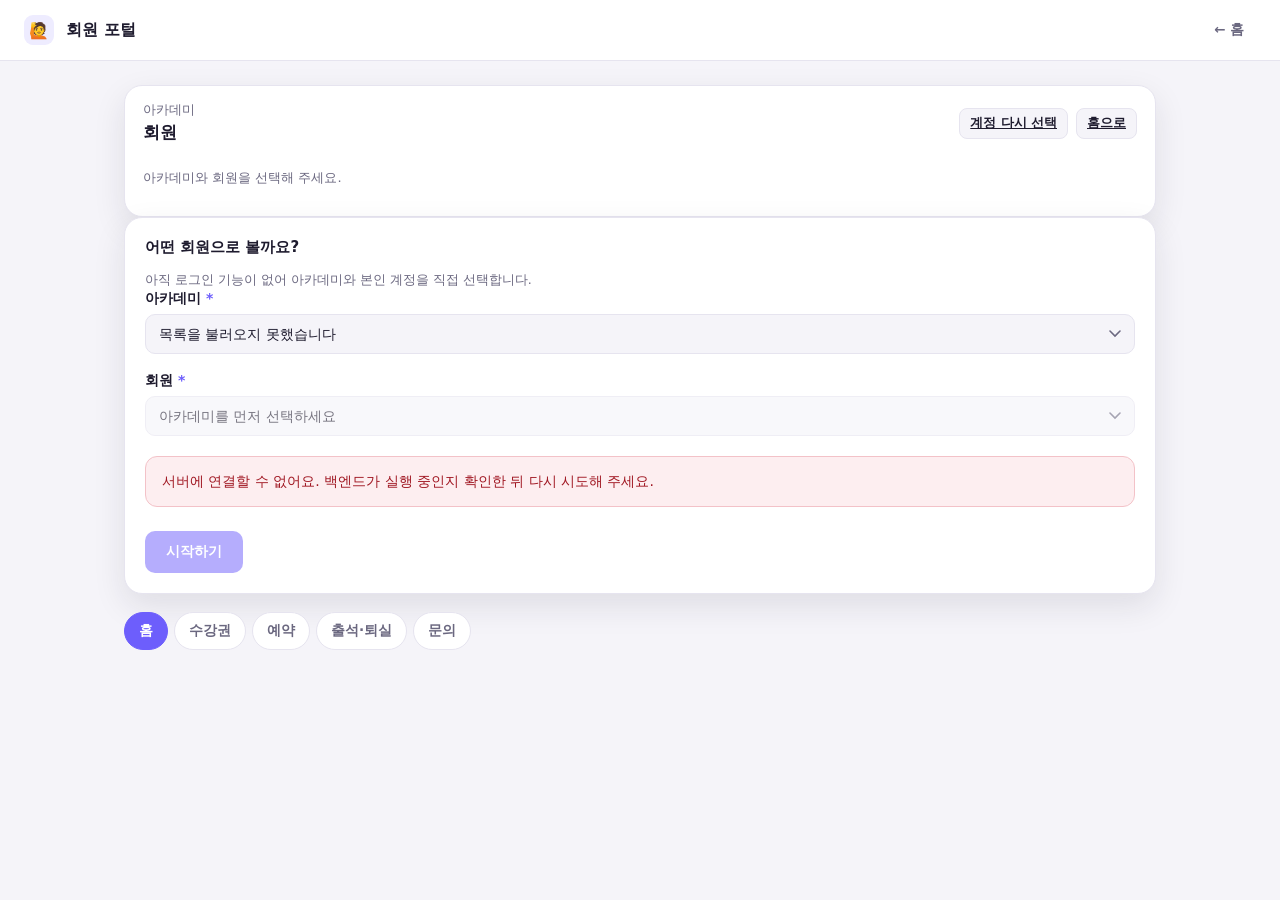
<file: frontend/pages/member.html>
<!DOCTYPE html>
<html lang="ko">
<head>
  <meta charset="UTF-8" />
  <meta name="viewport" content="width=device-width, initial-scale=1.0" />
  <title>회원 포털 · 수강권 관리</title>
  <link rel="stylesheet" href="../assets/styles.css" />
</head>
<body>
  <header class="app-header">
    <span class="app-header__badge" aria-hidden="true">🙋</span>
    <h1 class="app-header__title">회원 포털</h1>
    <a class="app-header__back" href="../index.html">← 홈</a>
  </header>

  <main class="dash">
    <!-- 현재 로그인 개념이 없어 URL 의 academy_id·student_id 로 대상을 정한다. -->
    <section class="portal-bar" aria-label="회원 정보">
      <div class="portal-bar__who">
        <span class="portal-bar__academy" id="portalAcademy">아카데미</span>
        <span class="portal-bar__name" id="portalStudent">회원</span>
      </div>
      <div class="portal-bar__actions">
        <a class="btn btn--ghost btn--sm" href="agent.html">계정 다시 선택</a>
        <a class="btn btn--ghost btn--sm" href="../index.html">홈으로</a>
      </div>
      <p class="dash-bar__status" id="portalStatus">회원 정보를 불러오는 중…</p>
    </section>

    <!-- 홈에서 바로 들어오면 여기서 아카데미·회원을 고른다.
         로그인이 아니라 화면 선택일 뿐이다. -->
    <section class="section" id="pickerSection" aria-label="회원 선택" hidden>
      <div class="section__head">
        <h2 class="section__title">어떤 회원으로 볼까요?</h2>
      </div>
      <p class="section__desc">
        아직 로그인 기능이 없어 아카데미와 본인 계정을 직접 선택합니다.
      </p>
      <div class="field">
        <label class="field__label" for="pickAcademy">
          아카데미 <span class="field__req" aria-hidden="true">*</span>
        </label>
        <select class="input" id="pickAcademy">
          <option value="">아카데미를 불러오는 중…</option>
        </select>
      </div>
      <div class="field">
        <label class="field__label" for="pickStudent">
          회원 <span class="field__req" aria-hidden="true">*</span>
        </label>
        <select class="input" id="pickStudent" disabled>
          <option value="">아카데미를 먼저 선택하세요</option>
        </select>
      </div>
      <div class="form-status" id="pickStatus" role="status" aria-live="polite" hidden></div>
      <div class="form-actions">
        <button type="button" class="btn btn--primary" id="pickSubmit" disabled>시작하기</button>
      </div>
    </section>

    <nav class="tabs" id="tabs" role="tablist" aria-label="회원 화면">
      <button type="button" class="tab" role="tab" id="tab-home"
        aria-controls="panel-home" aria-selected="true" data-tab="home">홈</button>
      <button type="button" class="tab" role="tab" id="tab-passes"
        aria-controls="panel-passes" aria-selected="false" data-tab="passes">수강권</button>
      <button type="button" class="tab" role="tab" id="tab-reservations"
        aria-controls="panel-reservations" aria-selected="false" data-tab="reservations">예약</button>
      <button type="button" class="tab" role="tab" id="tab-attendance"
        aria-controls="panel-attendance" aria-selected="false" data-tab="attendance">출석·퇴실</button>
      <button type="button" class="tab" role="tab" id="tab-inquiries"
        aria-controls="panel-inquiries" aria-selected="false" data-tab="inquiries">문의</button>
    </nav>

    <!-- 홈 -->
    <div class="tab-panel" id="panel-home" role="tabpanel" aria-labelledby="tab-home">
      <section class="section">
        <div class="section__head">
          <h2 class="section__title">내 현황</h2>
          <button type="button" class="btn btn--ghost btn--sm" id="homeRefreshBtn">새로고침</button>
        </div>
        <div class="state" id="homeState" hidden></div>
        <div class="kpi-grid" id="homeKpis"></div>

        <div class="subsection">
          <h3 class="subsection__title">지금 할 일</h3>
          <div id="homeNow"></div>
        </div>

        <div class="subsection">
          <h3 class="subsection__title">빠른 이동</h3>
          <div class="row-actions">
            <button type="button" class="btn btn--primary btn--sm" data-go="passes">수강권 구매</button>
            <button type="button" class="btn btn--ghost btn--sm" data-go="reservations">예약하기</button>
            <button type="button" class="btn btn--ghost btn--sm" data-go="attendance">출석·퇴실</button>
            <button type="button" class="btn btn--ghost btn--sm" data-go="inquiries">문의하기</button>
          </div>
        </div>

        <div class="subsection">
          <h3 class="subsection__title">최근 이용 내역</h3>
          <div class="mini-list" id="homeRecent"></div>
        </div>
      </section>
    </div>

    <!-- 수강권 -->
    <div class="tab-panel" id="panel-passes" role="tabpanel" aria-labelledby="tab-passes" hidden>
      <section class="section">
        <div class="section__head">
          <h2 class="section__title">구매 가능한 수강권</h2>
          <button type="button" class="btn btn--ghost btn--sm" id="productRefreshBtn">새로고침</button>
        </div>
        <div class="state" id="productState" hidden></div>
        <div class="product-grid" id="productGrid"></div>
        <p class="note">현재 버전에서는 별도 결제 없이 수강권이 즉시 등록됩니다.</p>
      </section>

      <section class="section">
        <div class="section__head">
          <h2 class="section__title">내 수강권</h2>
        </div>
        <div class="state" id="myPassState" hidden></div>
        <div class="product-grid" id="myPassGrid"></div>
      </section>
    </div>

    <!-- 예약 -->
    <div class="tab-panel" id="panel-reservations" role="tabpanel" aria-labelledby="tab-reservations" hidden>
      <section class="section">
        <div class="section__head">
          <h2 class="section__title">예약하기</h2>
        </div>
        <form id="reserveForm" novalidate>
          <div class="field">
            <label class="field__label" for="reservePass">
              사용할 수강권 <span class="field__req" aria-hidden="true">*</span>
            </label>
            <select class="input" id="reservePass"></select>
            <p class="field__hint" id="reservePassHint">
              잔여 1회 이상이고 만료되지 않은 수강권만 선택할 수 있어요.
            </p>
          </div>
          <div class="field">
            <label class="field__label" for="reserveClass">
              수업명 <span class="field__req" aria-hidden="true">*</span>
            </label>
            <input class="input" id="reserveClass" type="text" maxlength="200" autocomplete="off" />
          </div>
          <div class="field">
            <label class="field__label" for="reserveAt">
              수업 시작 일시 <span class="field__req" aria-hidden="true">*</span>
            </label>
            <input class="input" id="reserveAt" type="datetime-local" />
            <p class="field__hint" id="reserveEndHint">
              종료 시각은 수강권의 1회 수업 시간으로 계산됩니다.
            </p>
          </div>
          <div class="field">
            <label class="field__label" for="reserveMemo">메모</label>
            <textarea class="input" id="reserveMemo" rows="2"></textarea>
          </div>
          <div class="form-status" id="reserveStatus" role="status" aria-live="polite" hidden></div>
          <div class="form-actions">
            <button type="submit" class="btn btn--primary" id="reserveSubmit">예약하기</button>
          </div>
        </form>
      </section>

      <section class="section">
        <div class="section__head">
          <h2 class="section__title">내 예약</h2>
        </div>
        <div class="chip-row" id="reservationFilter">
          <button type="button" class="chip" data-status="" aria-pressed="true">전체</button>
          <button type="button" class="chip" data-status="RESERVED" aria-pressed="false">예정</button>
          <button type="button" class="chip" data-status="CHECKED_IN" aria-pressed="false">체크인 중</button>
          <button type="button" class="chip" data-status="COMPLETED" aria-pressed="false">완료</button>
          <button type="button" class="chip" data-status="CANCELLED" aria-pressed="false">취소</button>
        </div>
        <div class="state" id="reservationState" hidden></div>
        <div class="mini-list" id="reservationList"></div>
      </section>
    </div>

    <!-- 출석·퇴실 -->
    <div class="tab-panel" id="panel-attendance" role="tabpanel" aria-labelledby="tab-attendance" hidden>
      <section class="section">
        <div class="section__head">
          <h2 class="section__title">출석 · 퇴실</h2>
          <button type="button" class="btn btn--ghost btn--sm" id="attendanceRefreshBtn">새로고침</button>
        </div>
        <p class="section__desc">
          출석하면 수업이 시작되고, 퇴실할 때 수강권이 1회 차감됩니다.
        </p>
        <div class="state" id="attendanceState" hidden></div>
        <div class="mini-list" id="attendanceList"></div>
      </section>
    </div>

    <!-- 문의 -->
    <div class="tab-panel" id="panel-inquiries" role="tabpanel" aria-labelledby="tab-inquiries" hidden>
      <section class="section">
        <div class="section__head">
          <h2 class="section__title">문의하기</h2>
        </div>
        <form id="inquiryForm" novalidate>
          <div class="filter-grid">
            <div>
              <label class="field__label" for="inquiryCategory">
                문의 유형 <span class="field__req" aria-hidden="true">*</span>
              </label>
              <select class="input" id="inquiryCategory"></select>
            </div>
            <div>
              <label class="field__label" for="inquiryPass">관련 수강권</label>
              <select class="input" id="inquiryPass"></select>
            </div>
            <div>
              <label class="field__label" for="inquiryRecord">관련 예약</label>
              <select class="input" id="inquiryRecord"></select>
            </div>
          </div>
          <div class="field">
            <label class="field__label" for="inquiryTitle">
              제목 <span class="field__req" aria-hidden="true">*</span>
            </label>
            <input class="input" id="inquiryTitle" type="text" maxlength="200" autocomplete="off" />
          </div>
          <div class="field">
            <label class="field__label" for="inquiryMessage">
              내용 <span class="field__req" aria-hidden="true">*</span>
            </label>
            <textarea class="input" id="inquiryMessage" rows="3"></textarea>
          </div>
          <div class="form-status" id="inquiryStatus" role="status" aria-live="polite" hidden></div>
          <div class="form-actions">
            <button type="submit" class="btn btn--primary" id="inquirySubmit">문의 등록</button>
          </div>
        </form>
      </section>

      <section class="section">
        <div class="section__head">
          <h2 class="section__title">내 문의</h2>
          <button type="button" class="btn btn--ghost btn--sm" id="inquiryRefreshBtn">새로고침</button>
        </div>
        <div class="state" id="inquiryListState" hidden></div>
        <div class="mini-list" id="inquiryList"></div>
      </section>
    </div>
  </main>

  <!-- 문의 상세 -->
  <dialog class="drawer" id="inquiryDrawer" aria-labelledby="inquiryDrawerTitle">
    <div class="drawer__head">
      <h2 class="drawer__title" id="inquiryDrawerTitle">문의 상세</h2>
      <button type="button" class="drawer__close" data-close="inquiryDrawer" aria-label="닫기">✕</button>
    </div>
    <div class="drawer__body" id="inquiryDrawerBody"></div>
  </dialog>

  <!-- 공용 확인 대화상자 -->
  <dialog class="drawer" id="confirmDialog" aria-labelledby="confirmTitle">
    <div class="drawer__head">
      <h2 class="drawer__title" id="confirmTitle">확인</h2>
      <button type="button" class="drawer__close" data-close="confirmDialog" aria-label="닫기">✕</button>
    </div>
    <div class="drawer__body">
      <p class="confirm-message" id="confirmMessage"></p>
    </div>
    <div class="drawer__foot">
      <button type="button" class="btn btn--ghost" id="confirmCancel">취소</button>
      <button type="button" class="btn btn--primary" id="confirmOk">확인</button>
    </div>
  </dialog>

  <script src="../assets/api.js"></script>
  <script>
    "use strict";

    // ---------- 상태 ----------
    // 인증이 없으므로 URL 의 ID 는 보안 경계가 아니라 화면 선택값일 뿐이다.
    const params = new URLSearchParams(window.location.search);
    const state = {
      academyId: Number(params.get("academy_id")) || null,
      studentId: Number(params.get("student_id")) || null,
      reservationFilter: "",
      availablePasses: [],
      loadedTabs: new Set(["home"]),
    };

    const numberFormat = new Intl.NumberFormat("ko-KR");

    const STATUS_LABELS = {
      RESERVED: "예정",
      CHECKED_IN: "체크인 중",
      COMPLETED: "이용 완료",
      CANCELLED: "취소됨",
    };
    const STATUS_MODIFIERS = {
      RESERVED: "badge--reserved",
      CHECKED_IN: "badge--checked-in",
      COMPLETED: "badge--completed",
      CANCELLED: "badge--cancelled",
    };
    const INQUIRY_STATUS_LABELS = {
      OPEN: "답변 대기",
      ANSWERED: "답변 완료",
      CLOSED: "종료",
    };
    const INQUIRY_STATUS_MODIFIERS = {
      OPEN: "badge--open",
      ANSWERED: "badge--answered",
      CLOSED: "badge--closed",
    };
    const INQUIRY_CATEGORIES = [
      { value: "PASS", label: "수강권" },
      { value: "RESERVATION", label: "예약" },
      { value: "ATTENDANCE", label: "수강·출결" },
      { value: "CHECK_IN_OUT", label: "출석·퇴실" },
      { value: "DEDUCTION_ERROR", label: "횟수 차감 오류" },
      { value: "EXTENSION", label: "기간 연장" },
      { value: "REFUND", label: "환불" },
      { value: "FACILITY", label: "시설" },
      { value: "OTHER", label: "기타" },
    ];

    // ---------- 포맷 도우미 ----------
    function formatNumber(value) {
      if (value === null || value === undefined) return "-";
      return numberFormat.format(value);
    }

    function formatPrice(value) {
      if (value === null || value === undefined) return "-";
      return numberFormat.format(value) + "원";
    }

    function formatMinutes(value) {
      if (!value) return "-";
      return formatNumber(value) + "분";
    }

    function pad2(value) {
      return String(value).padStart(2, "0");
    }

    function toISODate(dateObj) {
      return (
        dateObj.getFullYear() +
        "-" +
        pad2(dateObj.getMonth() + 1) +
        "-" +
        pad2(dateObj.getDate())
      );
    }

    function today() {
      return toISODate(new Date());
    }

    function formatDate(value) {
      if (!value) return "-";
      return String(value).slice(0, 10);
    }

    function formatTime(value) {
      if (!value) return "-";
      return String(value).slice(11, 16);
    }

    function formatDateTime(value) {
      if (!value) return "-";
      const text = String(value);
      const label = text.slice(0, 10) + " " + text.slice(11, 16);
      return text.slice(0, 10) === today() ? "오늘 " + text.slice(11, 16) : label;
    }

    function formatRange(startValue, endValue) {
      if (!startValue) return "-";
      return formatDateTime(startValue) + " ~ " + formatTime(endValue);
    }

    function localInputValue(dateObj) {
      return (
        toISODate(dateObj) +
        "T" +
        pad2(dateObj.getHours()) +
        ":" +
        pad2(dateObj.getMinutes())
      );
    }

    function addMinutes(localValue, minutes) {
      const parsed = new Date(localValue);
      if (Number.isNaN(parsed.getTime())) return null;
      parsed.setMinutes(parsed.getMinutes() + minutes);
      return localInputValue(parsed);
    }

    // ---------- DOM 도우미 ----------
    function byId(id) {
      return document.getElementById(id);
    }

    function createEl(tag, className, text) {
      const node = document.createElement(tag);
      if (className) node.className = className;
      if (text !== undefined && text !== null) node.textContent = String(text);
      return node;
    }

    function clear(node) {
      node.textContent = "";
    }

    function setState(id, kind, message) {
      const node = byId(id);
      if (!kind) {
        node.hidden = true;
        node.textContent = "";
        return;
      }
      node.className = kind === "error" ? "state state--error" : "state";
      node.textContent = message;
      node.hidden = false;
    }

    function showError(id, err) {
      setState(id, "error", CourseApi.messageFromError(err));
    }

    function statusBadge(status) {
      return createEl(
        "span",
        "badge " + (STATUS_MODIFIERS[status] || ""),
        STATUS_LABELS[status] || status
      );
    }

    function inquiryStatusBadge(status) {
      return createEl(
        "span",
        "badge " + (INQUIRY_STATUS_MODIFIERS[status] || ""),
        INQUIRY_STATUS_LABELS[status] || status
      );
    }

    function categoryLabel(value) {
      const found = INQUIRY_CATEGORIES.find((item) => item.value === value);
      return found ? found.label : value;
    }

    function actionButton(label, variant, handler) {
      const button = createEl("button", "btn " + variant + " btn--sm", label);
      button.type = "button";
      button.addEventListener("click", () => handler(button));
      return button;
    }

    // 처리 중 버튼을 잠가 중복 제출을 막는다.
    async function withBusy(button, label, task) {
      const original = button.textContent;
      button.disabled = true;
      button.textContent = label;
      try {
        return await task();
      } finally {
        button.disabled = false;
        button.textContent = original;
      }
    }

    // ---------- 확인 대화상자 ----------
    const confirmDialog = byId("confirmDialog");
    let confirmResolve = null;

    function closeConfirm(result) {
      if (confirmResolve) {
        const resolve = confirmResolve;
        confirmResolve = null;
        resolve(result);
      }
      if (confirmDialog.open) confirmDialog.close();
    }

    function confirmAction(options) {
      byId("confirmTitle").textContent = options.title || "확인";
      byId("confirmMessage").textContent = options.message || "";
      byId("confirmOk").textContent = options.confirmLabel || "확인";
      byId("confirmCancel").hidden = Boolean(options.noticeOnly);
      confirmDialog.showModal();
      return new Promise((resolve) => {
        confirmResolve = resolve;
      });
    }

    function notify(title, message) {
      return confirmAction({
        title: title,
        message: message,
        confirmLabel: "확인",
        noticeOnly: true,
      });
    }

    byId("confirmOk").addEventListener("click", () => closeConfirm(true));
    byId("confirmCancel").addEventListener("click", () => closeConfirm(false));
    confirmDialog.addEventListener("close", () => closeConfirm(false));

    document.querySelectorAll("[data-close]").forEach((button) => {
      button.addEventListener("click", () => {
        const dialog = byId(button.dataset.close);
        if (dialog && dialog.open) dialog.close();
      });
    });

    // ---------- 탭 ----------
    function selectTab(name) {
      document.querySelectorAll(".tab").forEach((tab) => {
        tab.setAttribute(
          "aria-selected",
          tab.dataset.tab === name ? "true" : "false"
        );
      });
      document.querySelectorAll(".tab-panel").forEach((panel) => {
        panel.hidden = panel.id !== "panel-" + name;
      });
      if (!state.academyId || !state.studentId) return;
      if (state.loadedTabs.has(name)) return;
      state.loadedTabs.add(name);
      if (name === "passes") loadPassProducts();
      if (name === "reservations") loadReservationTab();
      if (name === "attendance") loadAttendance();
      if (name === "inquiries") loadInquiryTab();
    }

    byId("tabs").addEventListener("click", (event) => {
      const tab = event.target.closest(".tab");
      if (tab) selectTab(tab.dataset.tab);
    });

    document.querySelectorAll("[data-go]").forEach((button) => {
      button.addEventListener("click", () => selectTab(button.dataset.go));
    });

    // ---------- 홈 ----------
    async function loadMemberHome() {
      if (!state.academyId || !state.studentId) return;
      setState("homeState", "loading", "내 현황을 불러오는 중…");
      clear(byId("homeKpis"));
      clear(byId("homeNow"));
      clear(byId("homeRecent"));
      try {
        const summary = await CourseApi.students.portalSummary(
          state.academyId,
          state.studentId
        );
        setState("homeState", null);
        renderHome(summary);
      } catch (err) {
        showError("homeState", err);
      }
    }

    function renderHome(summary) {
      const tiles = [
        {
          label: "전체 잔여 횟수",
          value: formatNumber(summary.passes.total_remaining_sessions) + "회",
          accent: true,
        },
        {
          label: "사용 가능한 수강권",
          value: formatNumber(summary.passes.available_count) + "개",
          hint: "전체 " + formatNumber(summary.passes.total_count) + "개",
        },
        {
          label: "가장 가까운 만료일",
          value: formatDate(summary.passes.nearest_expire_date),
        },
        {
          label: "오늘 일정",
          value: formatNumber(summary.attendance.today_count) + "건",
        },
        {
          label: "답변 대기 문의",
          value: formatNumber(summary.inquiries.open_count) + "건",
          hint: "답변 완료 " + formatNumber(summary.inquiries.answered_count) + "건",
        },
      ];
      const container = byId("homeKpis");
      clear(container);
      tiles.forEach((tile) => {
        const box = createEl("div", "kpi" + (tile.accent ? " kpi--accent" : ""));
        box.appendChild(createEl("span", "kpi__label", tile.label));
        box.appendChild(createEl("span", "kpi__value", tile.value));
        if (tile.hint) box.appendChild(createEl("span", "kpi__hint", tile.hint));
        container.appendChild(box);
      });

      const now = byId("homeNow");
      clear(now);
      const checkedIn = summary.attendance.currently_checked_in;
      const next = summary.attendance.next_reservation;
      if (checkedIn) {
        const card = createEl("div", "reservation-card reservation-card--active");
        const head = createEl("div", "reservation-card__head");
        head.appendChild(
          createEl("span", "reservation-card__title", checkedIn.class_name)
        );
        head.appendChild(statusBadge(checkedIn.status));
        card.appendChild(head);
        card.appendChild(
          createEl(
            "div",
            "reservation-card__time",
            formatRange(checkedIn.scheduled_at, checkedIn.scheduled_end_at)
          )
        );
        card.appendChild(
          createEl(
            "div",
            "reservation-card__meta",
            "수업 중입니다. 끝나면 퇴실해 주세요."
          )
        );
        const actions = createEl("div", "row-actions");
        actions.appendChild(
          actionButton("퇴실하기", "btn--primary", (button) =>
            checkOut(checkedIn, button)
          )
        );
        card.appendChild(actions);
        now.appendChild(card);
      }
      if (next) {
        const card = createEl("div", "reservation-card");
        const head = createEl("div", "reservation-card__head");
        head.appendChild(
          createEl("span", "reservation-card__title", next.class_name)
        );
        head.appendChild(statusBadge(next.status));
        card.appendChild(head);
        card.appendChild(
          createEl(
            "div",
            "reservation-card__time",
            formatRange(next.scheduled_at, next.scheduled_end_at)
          )
        );
        const actions = createEl("div", "row-actions");
        actions.appendChild(
          actionButton("출석하기", "btn--primary", (button) =>
            checkIn(next, button)
          )
        );
        actions.appendChild(
          actionButton("예약 취소", "btn--ghost", (button) =>
            cancelReservation(next, button)
          )
        );
        card.appendChild(actions);
        now.appendChild(card);
      }
      if (!checkedIn && !next) {
        now.appendChild(
          createEl("p", "state", "예정된 수업이 없어요. 예약 탭에서 잡아 보세요.")
        );
      }

      const recent = byId("homeRecent");
      clear(recent);
      if (!summary.attendance.recent_items.length) {
        recent.appendChild(createEl("p", "state", "아직 이용 내역이 없어요."));
        return;
      }
      summary.attendance.recent_items.forEach((item) => {
        const node = createEl("div", "mini-list__item");
        const title = createEl("div", "mini-list__title");
        title.appendChild(document.createTextNode(item.class_name + " "));
        title.appendChild(statusBadge(item.status));
        node.appendChild(title);
        node.appendChild(
          createEl(
            "div",
            "mini-list__meta",
            formatRange(item.scheduled_at, item.scheduled_end_at)
          )
        );
        recent.appendChild(node);
      });
    }

    byId("homeRefreshBtn").addEventListener("click", () => loadMemberHome());

    // ---------- 수강권 ----------
    async function loadPassProducts() {
      await Promise.all([loadPassTypeProducts(), loadStudentPasses()]);
    }

    async function loadPassTypeProducts() {
      const grid = byId("productGrid");
      clear(grid);
      setState("productState", "loading", "수강권 상품을 불러오는 중…");
      try {
        const page = await CourseApi.passTypes.list(state.academyId, {
          limit: 100,
          sort: "sort_index",
          order: "asc",
        });
        const items = page.items || [];
        if (!items.length) {
          setState("productState", "empty", "판매 중인 수강권이 없어요.");
          return;
        }
        setState("productState", null);
        items.forEach((product) => grid.appendChild(buildProductCard(product)));
      } catch (err) {
        showError("productState", err);
      }
    }

    function buildProductCard(product) {
      const card = createEl("div", "product-card");
      card.appendChild(createEl("div", "product-card__name", product.name));
      if (product.description) {
        card.appendChild(
          createEl("div", "product-card__desc", product.description)
        );
      }
      const meta = createEl("div", "product-card__meta");
      meta.append(
        createEl("span", null, "총 " + formatNumber(product.total_sessions) + "회"),
        createEl(
          "span",
          null,
          "유효기간 " + formatNumber(product.validity_days) + "일"
        ),
        createEl(
          "span",
          null,
          "1회 수업 " + formatMinutes(product.session_duration_minutes)
        )
      );
      card.appendChild(meta);
      card.appendChild(
        createEl("div", "product-card__price", formatPrice(product.price))
      );
      const actions = createEl("div", "product-card__buy");
      actions.appendChild(
        actionButton("구매하기", "btn--primary btn--sm", (button) =>
          purchasePass(product, button)
        )
      );
      card.appendChild(actions);
      return card;
    }

    async function purchasePass(product, button) {
      const confirmed = await confirmAction({
        title: "수강권 구매",
        message:
          product.name +
          "을(를) 구매하시겠습니까?\n\n" +
          formatNumber(product.total_sessions) +
          "회\n유효기간 " +
          formatNumber(product.validity_days) +
          "일\n1회 수업 시간 " +
          formatMinutes(product.session_duration_minutes) +
          "\n가격 " +
          formatPrice(product.price) +
          "\n\n현재 버전에서는 별도 결제 없이 즉시 등록됩니다.",
        confirmLabel: "구매하기",
      });
      if (!confirmed) return;
      const now = new Date();
      const startedAt = localInputValue(now) + ":00";
      try {
        const issued = await withBusy(button, "등록 중…", () =>
          CourseApi.studentPasses.create(state.academyId, state.studentId, {
            pass_type_id: product.id,
            purchased_at: startedAt,
            started_at: startedAt,
          })
        );
        await Promise.all([loadStudentPasses(), loadMemberHome()]);
        state.loadedTabs.delete("reservations");
        await notify(
          "수강권이 등록됐어요",
          issued.pass_type_name_snapshot +
            " · 총 " +
            formatNumber(issued.total_sessions) +
            "회\n만료일 " +
            formatDate(issued.expire_date)
        );
      } catch (err) {
        await notify("등록하지 못했어요", CourseApi.messageFromError(err));
      }
    }

    async function loadStudentPasses() {
      const grid = byId("myPassGrid");
      clear(grid);
      setState("myPassState", "loading", "내 수강권을 불러오는 중…");
      try {
        const page = await CourseApi.studentPasses.list(
          state.academyId,
          state.studentId,
          { limit: 50, sort: "expire_date", order: "desc" }
        );
        const items = page.items || [];
        if (!items.length) {
          setState(
            "myPassState",
            "empty",
            "보유한 수강권이 없어요. 위에서 구매할 수 있어요."
          );
          return;
        }
        setState("myPassState", null);
        items.forEach((item) => grid.appendChild(buildOwnedPassCard(item)));
      } catch (err) {
        showError("myPassState", err);
      }
    }

    function buildOwnedPassCard(pass) {
      const card = createEl(
        "div",
        "owned-card" + (pass.is_available ? "" : " owned-card--muted")
      );
      const head = createEl("div", "owned-card__head");
      // 원본 상품이 삭제돼도 구매 당시 스냅샷 이름으로 표시한다.
      head.appendChild(
        createEl("span", "owned-card__name", pass.pass_type_name_snapshot)
      );
      head.appendChild(
        createEl(
          "span",
          "badge " +
            (pass.is_available
              ? "badge--completed"
              : pass.is_expired
              ? "badge--cancelled"
              : "badge--warn"),
          pass.is_available ? "사용 가능" : pass.is_expired ? "만료" : "소진"
        )
      );
      card.appendChild(head);

      const bar = createEl("div", "owned-card__bar");
      const fill = createEl("div", "owned-card__fill");
      const ratio = pass.total_sessions
        ? (pass.remaining_sessions / pass.total_sessions) * 100
        : 0;
      fill.style.width = ratio + "%";
      bar.appendChild(fill);
      card.appendChild(bar);

      const list = createEl("dl", "owned-card__grid");
      const rows = [
        ["잔여", formatNumber(pass.remaining_sessions) + "회"],
        [
          "사용",
          formatNumber(pass.used_sessions) +
            " / " +
            formatNumber(pass.total_sessions) +
            "회",
        ],
        ["1회 수업", formatMinutes(pass.session_duration_minutes_snapshot)],
        ["구매일", formatDate(pass.purchased_at)],
        ["시작일", formatDate(pass.started_at)],
        ["만료일", formatDate(pass.expire_date)],
      ];
      if (!pass.pass_type_exists) {
        rows.push(["안내", "원본 상품이 삭제된 수강권이에요"]);
      }
      rows.forEach((row) => {
        list.appendChild(createEl("dt", null, row[0]));
        list.appendChild(createEl("dd", null, row[1]));
      });
      card.appendChild(list);

      const actions = createEl("div", "row-actions");
      actions.appendChild(
        actionButton("삭제", "btn--danger", (button) => deletePass(pass, button))
      );
      card.appendChild(actions);
      return card;
    }

    async function deletePass(pass, button) {
      const confirmed = await confirmAction({
        title: "수강권 삭제",
        message:
          pass.pass_type_name_snapshot +
          "을(를) 삭제하시겠습니까?\n\n남은 횟수와 관계없이 수강권이 삭제됩니다.\n기존 수강 기록은 유지됩니다.",
        confirmLabel: "삭제",
      });
      if (!confirmed) return;
      try {
        await withBusy(button, "삭제 중…", () =>
          CourseApi.studentPasses.remove(
            state.academyId,
            state.studentId,
            pass.id
          )
        );
        await Promise.all([loadStudentPasses(), loadMemberHome()]);
        state.loadedTabs.delete("reservations");
      } catch (err) {
        await notify("삭제하지 못했어요", CourseApi.messageFromError(err));
      }
    }

    // ---------- 예약 ----------
    async function loadReservationTab() {
      await Promise.all([loadAvailablePasses(), loadReservations()]);
    }

    async function loadAvailablePasses() {
      const select = byId("reservePass");
      clear(select);
      select.appendChild(new Option("수강권을 불러오는 중…", ""));
      try {
        const passes = await CourseApi.students.availablePasses(
          state.academyId,
          state.studentId
        );
        state.availablePasses = passes;
        clear(select);
        if (!passes.length) {
          select.appendChild(new Option("사용 가능한 수강권이 없습니다", ""));
          select.disabled = true;
          byId("reservePassHint").textContent =
            "수강권 탭에서 먼저 수강권을 구매해 주세요.";
          return;
        }
        select.disabled = false;
        select.appendChild(new Option("수강권을 선택하세요", ""));
        passes.forEach((pass) => {
          select.appendChild(
            new Option(
              pass.pass_type_name_snapshot +
                " (잔여 " +
                formatNumber(pass.remaining_sessions) +
                "회)",
              String(pass.id)
            )
          );
        });
      } catch (err) {
        clear(select);
        select.appendChild(new Option("불러오지 못했어요", ""));
        showReserveStatus("error", CourseApi.messageFromError(err));
      }
    }

    function selectedPass() {
      const value = byId("reservePass").value;
      return state.availablePasses.find((pass) => String(pass.id) === value);
    }

    // 선택한 수강권 정보와 예상 종료 시각을 미리 보여준다(최종 값은 서버 계산).
    function refreshReserveHints() {
      const pass = selectedPass();
      const hint = byId("reservePassHint");
      const endHint = byId("reserveEndHint");
      if (!pass) {
        hint.textContent =
          "잔여 1회 이상이고 만료되지 않은 수강권만 선택할 수 있어요.";
        endHint.textContent =
          "종료 시각은 수강권의 1회 수업 시간으로 계산됩니다.";
        return;
      }
      hint.textContent =
        "잔여 " +
        formatNumber(pass.remaining_sessions) +
        "회 · 만료 " +
        formatDate(pass.expire_date) +
        " · 1회 수업 " +
        formatMinutes(pass.session_duration_minutes_snapshot);
      const startedAt = byId("reserveAt").value;
      const end = startedAt
        ? addMinutes(startedAt, pass.session_duration_minutes_snapshot)
        : null;
      endHint.textContent = end
        ? "예상 종료 시각 " + formatDateTime(end + ":00")
        : "시작 일시를 고르면 예상 종료 시각을 보여드려요.";
    }

    byId("reservePass").addEventListener("change", refreshReserveHints);
    byId("reserveAt").addEventListener("change", refreshReserveHints);

    function showReserveStatus(kind, message) {
      const node = byId("reserveStatus");
      node.className = "form-status form-status--" + kind;
      node.textContent = message;
      node.hidden = false;
    }

    byId("reserveForm").addEventListener("submit", (event) => {
      event.preventDefault();
      createReservation();
    });

    async function createReservation() {
      const pass = selectedPass();
      const className = byId("reserveClass").value.trim();
      const scheduledAt = byId("reserveAt").value;
      const memo = byId("reserveMemo").value.trim();
      byId("reserveStatus").hidden = true;

      if (!pass) return showReserveStatus("error", "사용할 수강권을 선택해 주세요.");
      if (!className) return showReserveStatus("error", "수업명을 입력해 주세요.");
      if (!scheduledAt) return showReserveStatus("error", "수업 시작 일시를 선택해 주세요.");

      const submit = byId("reserveSubmit");
      try {
        const created = await withBusy(submit, "예약 중…", () =>
          CourseApi.attendanceRecords.create(state.academyId, {
            student_id: state.studentId,
            student_pass_id: pass.id,
            class_name: className,
            scheduled_at:
              scheduledAt.length === 16 ? scheduledAt + ":00" : scheduledAt,
            memo: memo || null,
          })
        );
        byId("reserveForm").reset();
        byId("reserveAt").value = localInputValue(new Date());
        refreshReserveHints();
        await Promise.all([loadReservations(), loadMemberHome()]);
        state.loadedTabs.delete("attendance");
        await notify(
          "예약이 등록됐어요",
          created.class_name +
            "\n" +
            formatRange(created.scheduled_at, created.scheduled_end_at) +
            "\n\n예약만으로는 횟수가 차감되지 않아요."
        );
      } catch (err) {
        showReserveStatus("error", CourseApi.messageFromError(err));
      }
    }

    byId("reservationFilter").addEventListener("click", (event) => {
      const chip = event.target.closest(".chip");
      if (!chip) return;
      byId("reservationFilter")
        .querySelectorAll(".chip")
        .forEach((node) => node.setAttribute("aria-pressed", "false"));
      chip.setAttribute("aria-pressed", "true");
      state.reservationFilter = chip.dataset.status || "";
      loadReservations();
    });

    async function loadReservations() {
      const list = byId("reservationList");
      clear(list);
      setState("reservationState", "loading", "예약을 불러오는 중…");
      try {
        const page = await CourseApi.reservations.list(
          state.academyId,
          state.studentId,
          {
            status: state.reservationFilter,
            limit: 50,
            sort: "scheduled_at",
            order: "desc",
          }
        );
        const items = page.items || [];
        if (!items.length) {
          setState("reservationState", "empty", "해당하는 예약이 없어요.");
          return;
        }
        setState("reservationState", null);
        items.forEach((item) =>
          list.appendChild(buildReservationCard(item, false))
        );
      } catch (err) {
        showError("reservationState", err);
      }
    }

    function buildReservationCard(item, compact) {
      const card = createEl(
        "div",
        "reservation-card" +
          (item.status === "CHECKED_IN" ? " reservation-card--active" : "")
      );
      const head = createEl("div", "reservation-card__head");
      head.appendChild(
        createEl("span", "reservation-card__title", item.class_name)
      );
      head.appendChild(statusBadge(item.status));
      card.appendChild(head);
      card.appendChild(
        createEl(
          "div",
          "reservation-card__time",
          formatRange(item.scheduled_at, item.scheduled_end_at)
        )
      );

      const metaParts = [item.pass_type_name];
      if (item.remaining_sessions !== null) {
        metaParts.push("잔여 " + formatNumber(item.remaining_sessions) + "회");
      }
      if (item.checked_in_at) {
        metaParts.push("출석 " + formatTime(item.checked_in_at));
      }
      if (item.checked_out_at) {
        metaParts.push("퇴실 " + formatTime(item.checked_out_at));
      }
      card.appendChild(
        createEl("div", "reservation-card__meta", metaParts.join(" · "))
      );

      const actions = createEl("div", "row-actions");
      if (item.status === "RESERVED") {
        actions.appendChild(
          actionButton("출석하기", "btn--primary", (button) =>
            checkIn(item, button)
          )
        );
        actions.appendChild(
          actionButton("예약 취소", "btn--ghost", (button) =>
            cancelReservation(item, button)
          )
        );
      } else if (item.status === "CHECKED_IN") {
        actions.appendChild(
          actionButton("퇴실하기", "btn--primary", (button) =>
            checkOut(item, button)
          )
        );
      }
      if (actions.childNodes.length) card.appendChild(actions);
      if (compact) card.classList.add("reservation-card--compact");
      return card;
    }

    async function cancelReservation(item, button) {
      const confirmed = await confirmAction({
        title: "예약 취소",
        message:
          item.class_name +
          " 예약을 취소하시겠습니까?\n" +
          formatRange(item.scheduled_at, item.scheduled_end_at) +
          "\n\n잔여 횟수는 변하지 않습니다.",
        confirmLabel: "예약 취소",
      });
      if (!confirmed) return;
      try {
        await withBusy(button, "취소 중…", () =>
          CourseApi.attendanceRecords.cancel(state.academyId, item.id, {})
        );
        await refreshAfterAttendanceChange();
      } catch (err) {
        await notify("취소하지 못했어요", CourseApi.messageFromError(err));
      }
    }

    // ---------- 출석 · 퇴실 ----------
    async function loadAttendance() {
      const list = byId("attendanceList");
      clear(list);
      setState("attendanceState", "loading", "오늘 일정을 불러오는 중…");
      try {
        const page = await CourseApi.reservations.list(
          state.academyId,
          state.studentId,
          {
            upcoming_only: true,
            limit: 50,
            sort: "scheduled_at",
            order: "asc",
          }
        );
        const items = page.items || [];
        if (!items.length) {
          setState(
            "attendanceState",
            "empty",
            "출석하거나 퇴실할 수업이 없어요."
          );
          return;
        }
        setState("attendanceState", null);
        // 체크인 중인 수업을 맨 위로 올린다.
        items
          .slice()
          .sort((left, right) => {
            const leftScore = left.status === "CHECKED_IN" ? 0 : 1;
            const rightScore = right.status === "CHECKED_IN" ? 0 : 1;
            return leftScore - rightScore;
          })
          .forEach((item) => list.appendChild(buildReservationCard(item, true)));
      } catch (err) {
        showError("attendanceState", err);
      }
    }

    async function checkIn(item, button) {
      const confirmed = await confirmAction({
        title: "출석 확인",
        message:
          item.class_name +
          " 수업에 출석하시겠습니까?\n\n예약 시간: " +
          formatDateTime(item.scheduled_at) +
          "\n예상 종료: " +
          formatTime(item.scheduled_end_at) +
          "\n\n출석 시점에는 횟수가 차감되지 않습니다.",
        confirmLabel: "출석하기",
      });
      if (!confirmed) return;
      try {
        const result = await withBusy(button, "처리 중…", () =>
          CourseApi.attendanceRecords.checkIn(state.academyId, item.id)
        );
        await refreshAfterAttendanceChange();
        await notify(
          "출석 처리됐어요",
          "체크인 시각 " +
            formatTime(result.checked_in_at) +
            "\n남은 횟수 " +
            formatNumber(result.remaining_sessions) +
            "회 (아직 차감 전)"
        );
      } catch (err) {
        await notify("출석하지 못했어요", CourseApi.messageFromError(err));
      }
    }

    async function checkOut(item, button) {
      const confirmed = await confirmAction({
        title: "퇴실 확인",
        message:
          "퇴실하면 수강이 완료되고 수강권 1회가 차감됩니다.\n계속하시겠습니까?",
        confirmLabel: "퇴실하기",
      });
      if (!confirmed) return;
      try {
        const result = await withBusy(button, "처리 중…", () =>
          CourseApi.attendanceRecords.checkOut(state.academyId, item.id)
        );
        await refreshAfterAttendanceChange();
        await notify(
          "수강이 완료됐어요",
          "퇴실 시각 " +
            formatTime(result.checked_out_at) +
            "\n남은 횟수 " +
            formatNumber(result.remaining_sessions) +
            "회"
        );
      } catch (err) {
        await notify("퇴실하지 못했어요", CourseApi.messageFromError(err));
      }
    }

    // 상태가 바뀌면 영향을 받는 화면을 다시 조회한다.
    async function refreshAfterAttendanceChange() {
      await loadMemberHome();
      if (state.loadedTabs.has("attendance")) await loadAttendance();
      if (state.loadedTabs.has("reservations")) {
        await Promise.all([loadReservations(), loadAvailablePasses()]);
        refreshReserveHints();
      }
      if (state.loadedTabs.has("passes")) await loadStudentPasses();
    }

    byId("attendanceRefreshBtn").addEventListener("click", () =>
      loadAttendance()
    );

    // ---------- 문의 ----------
    async function loadInquiryTab() {
      fillCategorySelect();
      await Promise.all([loadInquiryOptions(), loadInquiries()]);
    }

    function fillCategorySelect() {
      const select = byId("inquiryCategory");
      if (select.options.length) return;
      INQUIRY_CATEGORIES.forEach((item) => {
        select.appendChild(new Option(item.label, item.value));
      });
      select.value = "OTHER";
    }

    async function loadInquiryOptions() {
      const passSelect = byId("inquiryPass");
      const recordSelect = byId("inquiryRecord");
      clear(passSelect);
      clear(recordSelect);
      passSelect.appendChild(new Option("선택 안 함", ""));
      recordSelect.appendChild(new Option("선택 안 함", ""));
      try {
        const [passes, reservations] = await Promise.all([
          CourseApi.studentPasses.list(state.academyId, state.studentId, {
            limit: 50,
            sort: "expire_date",
            order: "desc",
          }),
          CourseApi.reservations.list(state.academyId, state.studentId, {
            limit: 20,
            sort: "scheduled_at",
            order: "desc",
          }),
        ]);
        (passes.items || []).forEach((pass) => {
          passSelect.appendChild(
            new Option(
              pass.pass_type_name_snapshot +
                " (잔여 " +
                formatNumber(pass.remaining_sessions) +
                "회)",
              String(pass.id)
            )
          );
        });
        (reservations.items || []).forEach((item) => {
          recordSelect.appendChild(
            new Option(
              formatDateTime(item.scheduled_at) + " " + item.class_name,
              String(item.id)
            )
          );
        });
      } catch (err) {
        // 연결 항목은 선택 사항이므로 실패해도 문의 작성은 계속할 수 있다.
        passSelect.appendChild(new Option("목록을 불러오지 못했어요", ""));
      }
    }

    byId("inquiryForm").addEventListener("submit", (event) => {
      event.preventDefault();
      createInquiry();
    });

    function showInquiryStatus(kind, message) {
      const node = byId("inquiryStatus");
      node.className = "form-status form-status--" + kind;
      node.textContent = message;
      node.hidden = false;
    }

    async function createInquiry() {
      const title = byId("inquiryTitle").value.trim();
      const message = byId("inquiryMessage").value.trim();
      byId("inquiryStatus").hidden = true;
      if (!title) return showInquiryStatus("error", "제목을 입력해 주세요.");
      if (!message) return showInquiryStatus("error", "내용을 입력해 주세요.");

      const payload = {
        category: byId("inquiryCategory").value,
        title: title,
        message: message,
      };
      const passId = byId("inquiryPass").value;
      const recordId = byId("inquiryRecord").value;
      if (passId) payload.related_student_pass_id = Number(passId);
      if (recordId) payload.related_attendance_record_id = Number(recordId);

      const submit = byId("inquirySubmit");
      try {
        await withBusy(submit, "등록 중…", () =>
          CourseApi.inquiries.createForStudent(
            state.academyId,
            state.studentId,
            payload
          )
        );
        byId("inquiryForm").reset();
        byId("inquiryCategory").value = "OTHER";
        await Promise.all([loadInquiries(), loadMemberHome()]);
        showInquiryStatus("success", "문의를 등록했어요. 답변이 오면 알려드릴게요.");
      } catch (err) {
        showInquiryStatus("error", CourseApi.messageFromError(err));
      }
    }

    async function loadInquiries() {
      const list = byId("inquiryList");
      clear(list);
      setState("inquiryListState", "loading", "문의 내역을 불러오는 중…");
      try {
        const page = await CourseApi.inquiries.listForStudent(
          state.academyId,
          state.studentId,
          { limit: 50, sort: "created_at", order: "desc" }
        );
        const items = page.items || [];
        if (!items.length) {
          setState("inquiryListState", "empty", "등록한 문의가 없어요.");
          return;
        }
        setState("inquiryListState", null);
        items.forEach((item) => list.appendChild(buildInquiryRow(item)));
      } catch (err) {
        showError("inquiryListState", err);
      }
    }

    function buildInquiryRow(inquiry) {
      const item = createEl("div", "mini-list__item");
      const title = createEl("div", "mini-list__title");
      title.appendChild(document.createTextNode(inquiry.title + " "));
      title.appendChild(inquiryStatusBadge(inquiry.status));
      item.appendChild(title);
      item.appendChild(
        createEl(
          "div",
          "mini-list__meta",
          categoryLabel(inquiry.category) +
            " · 등록 " +
            formatDateTime(inquiry.created_at) +
            " · 메시지 " +
            formatNumber(inquiry.message_count) +
            "개" +
            (inquiry.last_message_at
              ? " · 최근 " + formatDateTime(inquiry.last_message_at)
              : "")
        )
      );
      const actions = createEl("div", "mini-list__actions");
      actions.appendChild(
        actionButton("자세히 보기", "btn--ghost", () => openInquiry(inquiry.id))
      );
      item.appendChild(actions);
      return item;
    }

    byId("inquiryRefreshBtn").addEventListener("click", () => loadInquiries());

    const inquiryDrawer = byId("inquiryDrawer");

    async function openInquiry(inquiryId) {
      const body = byId("inquiryDrawerBody");
      clear(body);
      body.appendChild(createEl("p", "state", "문의를 불러오는 중…"));
      if (!inquiryDrawer.open) inquiryDrawer.showModal();
      try {
        const inquiry = await CourseApi.inquiries.getForStudent(
          state.academyId,
          state.studentId,
          inquiryId
        );
        renderInquiryDetail(body, inquiry);
      } catch (err) {
        clear(body);
        body.appendChild(
          createEl("p", "state state--error", CourseApi.messageFromError(err))
        );
      }
    }

    function renderInquiryDetail(body, inquiry) {
      clear(body);
      byId("inquiryDrawerTitle").textContent = inquiry.title;

      const head = createEl("div", "row-actions");
      head.appendChild(inquiryStatusBadge(inquiry.status));
      head.appendChild(
        createEl("span", "badge", categoryLabel(inquiry.category))
      );
      body.appendChild(head);

      const list = createEl("dl", "detail-grid");
      const rows = [["등록일", formatDateTime(inquiry.created_at)]];
      if (inquiry.closed_at) {
        rows.push(["종료일", formatDateTime(inquiry.closed_at)]);
      }
      if (inquiry.related_student_pass) {
        rows.push([
          "관련 수강권",
          inquiry.related_student_pass.pass_type_name +
            " (잔여 " +
            formatNumber(inquiry.related_student_pass.remaining_sessions) +
            "회)",
        ]);
      }
      if (inquiry.related_attendance_record) {
        rows.push([
          "관련 예약",
          inquiry.related_attendance_record.class_name +
            " · " +
            formatDateTime(inquiry.related_attendance_record.scheduled_at),
        ]);
      }
      rows.forEach((row) => {
        list.appendChild(createEl("dt", null, row[0]));
        list.appendChild(createEl("dd", null, row[1]));
      });
      body.appendChild(list);

      const thread = createEl("div", "thread");
      inquiry.messages.forEach((message) => {
        const bubble = createEl(
          "div",
          "thread__item thread__item--" +
            (message.sender_type === "STUDENT" ? "student" : "academy"),
          message.message
        );
        bubble.appendChild(
          createEl(
            "span",
            "thread__time",
            (message.sender_type === "STUDENT" ? "나" : "아카데미") +
              " · " +
              formatDateTime(message.created_at)
          )
        );
        thread.appendChild(bubble);
      });
      body.appendChild(thread);

      const section = createEl("div", "subsection");
      if (inquiry.status === "CLOSED") {
        section.appendChild(
          createEl(
            "p",
            "state",
            "종료된 문의예요. 추가 메시지를 보낼 수 없습니다."
          )
        );
        body.appendChild(section);
        return;
      }

      const field = createEl("div", "field");
      const label = createEl("label", "field__label", "추가 메시지");
      label.setAttribute("for", "inquiryReply");
      const textarea = document.createElement("textarea");
      textarea.className = "input";
      textarea.id = "inquiryReply";
      textarea.rows = 2;
      field.append(label, textarea);
      section.appendChild(field);

      const status = createEl("div", "form-status");
      status.hidden = true;
      section.appendChild(status);

      const actions = createEl("div", "row-actions");
      actions.appendChild(
        actionButton("메시지 보내기", "btn--primary btn--sm", (button) =>
          addInquiryMessage(inquiry.id, textarea, status, button)
        )
      );
      actions.appendChild(
        actionButton("문의 종료", "btn--ghost btn--sm", (button) =>
          closeInquiry(inquiry.id, button)
        )
      );
      section.appendChild(actions);
      body.appendChild(section);
    }

    async function addInquiryMessage(inquiryId, textarea, status, button) {
      const message = textarea.value.trim();
      status.hidden = true;
      if (!message) {
        status.className = "form-status form-status--error";
        status.textContent = "메시지를 입력해 주세요.";
        status.hidden = false;
        textarea.focus();
        return;
      }
      try {
        await withBusy(button, "보내는 중…", () =>
          CourseApi.inquiries.addStudentMessage(
            state.academyId,
            state.studentId,
            inquiryId,
            { message: message }
          )
        );
        await openInquiry(inquiryId);
        await Promise.all([loadInquiries(), loadMemberHome()]);
      } catch (err) {
        status.className = "form-status form-status--error";
        status.textContent = CourseApi.messageFromError(err);
        status.hidden = false;
      }
    }

    async function closeInquiry(inquiryId, button) {
      const confirmed = await confirmAction({
        title: "문의 종료",
        message: "문의를 종료하시겠습니까?\n종료하면 메시지를 더 보낼 수 없어요.",
        confirmLabel: "종료하기",
      });
      if (!confirmed) return;
      try {
        await withBusy(button, "종료 중…", () =>
          CourseApi.inquiries.closeForStudent(
            state.academyId,
            state.studentId,
            inquiryId
          )
        );
        await openInquiry(inquiryId);
        await Promise.all([loadInquiries(), loadMemberHome()]);
      } catch (err) {
        await notify("종료하지 못했어요", CourseApi.messageFromError(err));
      }
    }

    // ---------- 초기화 ----------
    function setPortalStatus(kind, message) {
      const node = byId("portalStatus");
      node.className =
        kind === "error"
          ? "dash-bar__status dash-bar__status--error"
          : "dash-bar__status";
      node.textContent = message;
    }

    // ---------- 회원 선택(직접 진입용) ----------
    const pickAcademy = byId("pickAcademy");
    const pickStudent = byId("pickStudent");
    const pickSubmit = byId("pickSubmit");

    function setPickStatus(kind, message) {
      const node = byId("pickStatus");
      if (!kind) {
        node.hidden = true;
        return;
      }
      node.className = "form-status form-status--" + kind;
      node.textContent = message;
      node.hidden = false;
    }

    function showPicker() {
      byId("pickerSection").hidden = false;
      byId("tabs").hidden = true;
      document
        .querySelectorAll(".tab-panel")
        .forEach((panel) => (panel.hidden = true));
      setPortalStatus("info", "아카데미와 회원을 선택해 주세요.");
      loadPickerAcademies();
    }

    async function loadPickerAcademies() {
      try {
        const page = await CourseApi.academies.list({
          limit: 100,
          sort: "name",
          order: "asc",
        });
        const items = page.items || [];
        clear(pickAcademy);
        pickAcademy.appendChild(
          new Option(
            items.length ? "아카데미를 선택하세요" : "등록된 아카데미가 없습니다",
            ""
          )
        );
        items.forEach((academy) => {
          pickAcademy.appendChild(new Option(academy.name, String(academy.id)));
        });
        if (!items.length) {
          setPickStatus(
            "error",
            "먼저 ‘정보 등록’에서 아카데미와 수강생을 만들어 주세요."
          );
        }
      } catch (err) {
        clear(pickAcademy);
        pickAcademy.appendChild(new Option("목록을 불러오지 못했습니다", ""));
        setPickStatus("error", CourseApi.messageFromError(err));
      }
    }

    pickAcademy.addEventListener("change", async () => {
      pickSubmit.disabled = true;
      clear(pickStudent);
      setPickStatus(null);
      if (!pickAcademy.value) {
        pickStudent.disabled = true;
        pickStudent.appendChild(new Option("아카데미를 먼저 선택하세요", ""));
        return;
      }
      pickStudent.disabled = true;
      pickStudent.appendChild(new Option("회원을 불러오는 중…", ""));
      try {
        const page = await CourseApi.students.list(Number(pickAcademy.value), {
          limit: 100,
          sort: "name",
          order: "asc",
        });
        const items = page.items || [];
        clear(pickStudent);
        pickStudent.appendChild(
          new Option(
            items.length ? "회원을 선택하세요" : "등록된 회원이 없습니다",
            ""
          )
        );
        items.forEach((student) => {
          pickStudent.appendChild(new Option(student.name, String(student.id)));
        });
        pickStudent.disabled = !items.length;
        if (!items.length) {
          setPickStatus(
            "error",
            "이 아카데미에는 회원이 없어요. ‘정보 등록’에서 먼저 추가해 주세요."
          );
        }
      } catch (err) {
        clear(pickStudent);
        pickStudent.appendChild(new Option("불러오지 못했어요", ""));
        setPickStatus("error", CourseApi.messageFromError(err));
      }
    });

    pickStudent.addEventListener("change", () => {
      pickSubmit.disabled = !pickStudent.value;
    });

    pickSubmit.addEventListener("click", () => {
      if (!pickAcademy.value || !pickStudent.value) return;
      // 선택값을 URL 에 남겨 새로고침·공유해도 같은 화면이 열리게 한다.
      window.location.href =
        "member.html?academy_id=" +
        encodeURIComponent(pickAcademy.value) +
        "&student_id=" +
        encodeURIComponent(pickStudent.value);
    });

    async function initPortal() {
      byId("reserveAt").value = localInputValue(new Date());
      if (!state.academyId || !state.studentId) {
        showPicker();
        return;
      }
      try {
        const [academy, student] = await Promise.all([
          CourseApi.academies.get(state.academyId),
          CourseApi.students.get(state.academyId, state.studentId),
        ]);
        byId("portalAcademy").textContent = academy.name;
        byId("portalStudent").textContent = student.name + " 님";
        setPortalStatus(
          "info",
          student.is_active
            ? "이용 중인 회원이에요. 회원 만료일 " + formatDate(student.expire_date)
            : "현재 사용 가능한 수강권이 없어요. 수강권 탭에서 등록할 수 있어요."
        );
        document.title = student.name + " 님 · 회원 포털";
        await loadMemberHome();
      } catch (err) {
        setPortalStatus("error", CourseApi.messageFromError(err));
        setState("homeState", "error", CourseApi.messageFromError(err));
      }
    }

    initPortal();
  </script>
</body>
</html>
</file>
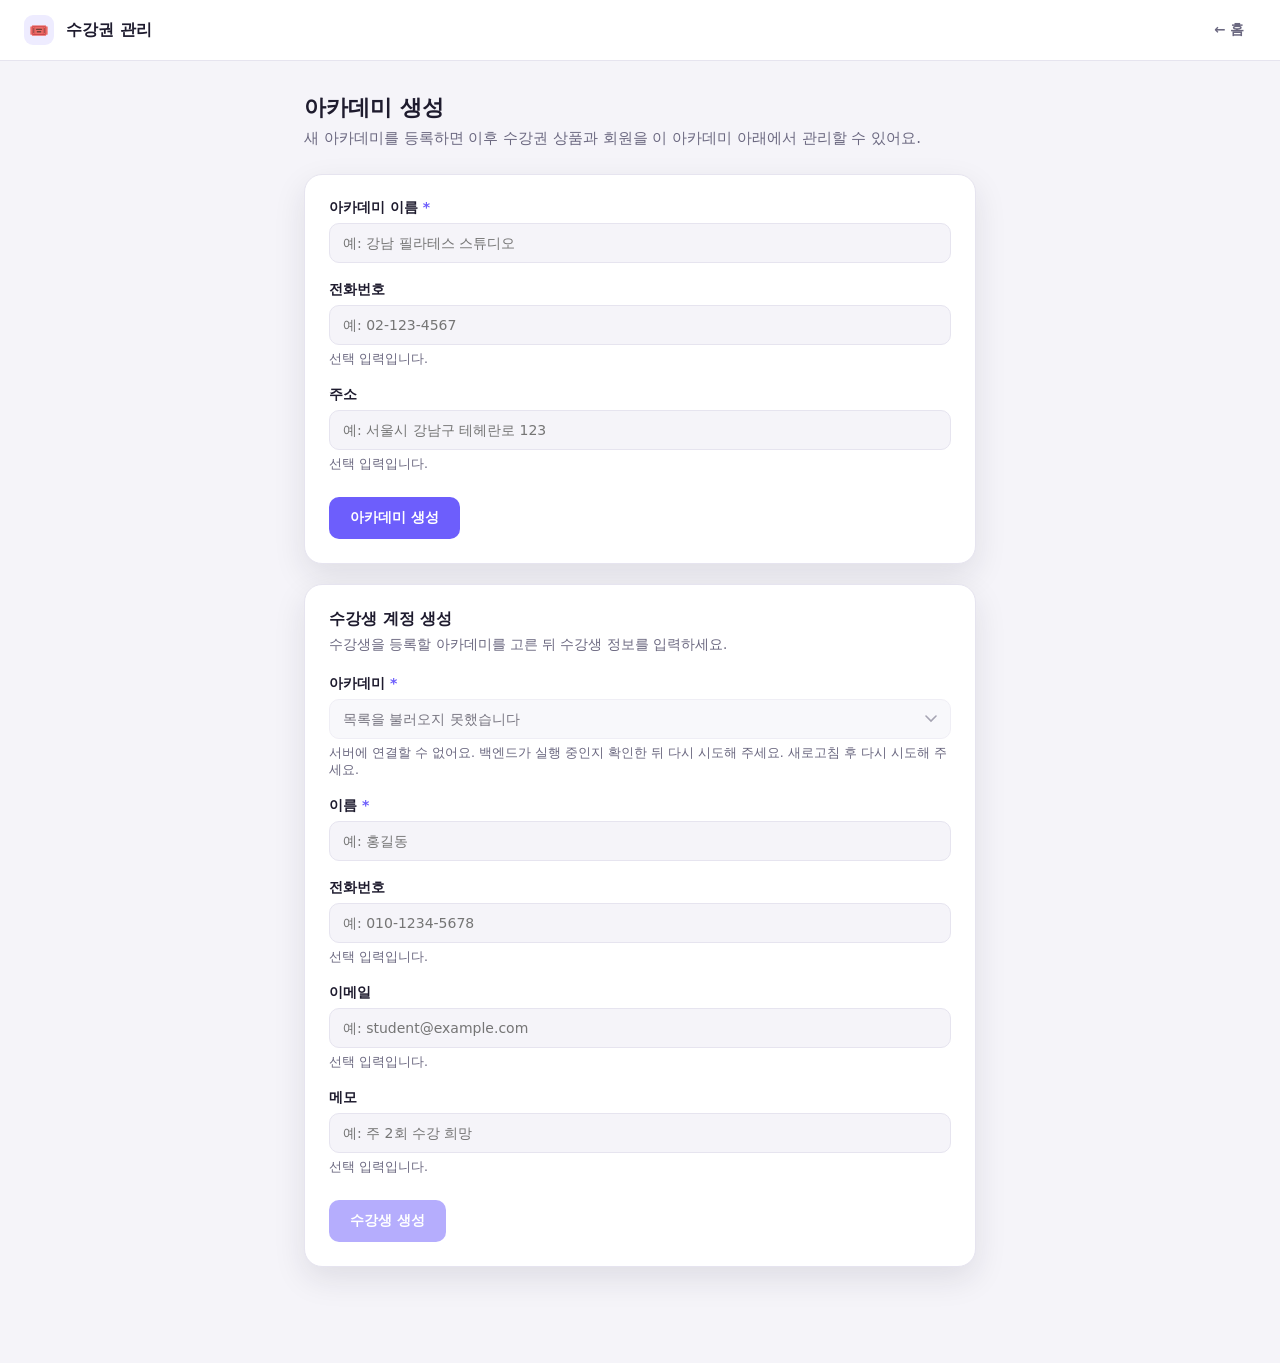
<file: frontend/pages/register.html>
<!DOCTYPE html>
<html lang="ko">
<head>
  <meta charset="UTF-8" />
  <meta name="viewport" content="width=device-width, initial-scale=1.0" />
  <title>정보 등록 · 수강권 관리</title>
  <link rel="stylesheet" href="../assets/styles.css" />
</head>
<body>
  <header class="app-header">
    <span class="app-header__badge" aria-hidden="true">🎟️</span>
    <h1 class="app-header__title">수강권 관리</h1>
    <a class="app-header__back" href="../index.html">← 홈</a>
  </header>

  <main class="page">
    <h2 class="page__title">아카데미 생성</h2>
    <p class="page__lead">새 아카데미를 등록하면 이후 수강권 상품과 회원을 이 아카데미 아래에서 관리할 수 있어요.</p>

    <section class="panel">
      <form id="academyForm" novalidate>
        <div class="field">
          <label class="field__label" for="academyName">
            아카데미 이름 <span class="field__req" aria-hidden="true">*</span>
          </label>
          <input
            class="input"
            type="text"
            id="academyName"
            name="name"
            maxlength="200"
            placeholder="예: 강남 필라테스 스튜디오"
            autocomplete="organization"
            required
          />
          <p class="field__error" id="academyNameError" hidden></p>
        </div>

        <div class="field">
          <label class="field__label" for="academyPhone">전화번호</label>
          <input
            class="input"
            type="tel"
            id="academyPhone"
            name="phone"
            maxlength="50"
            placeholder="예: 02-123-4567"
            autocomplete="tel"
          />
          <p class="field__hint">선택 입력입니다.</p>
        </div>

        <div class="field">
          <label class="field__label" for="academyAddress">주소</label>
          <input
            class="input"
            type="text"
            id="academyAddress"
            name="address"
            maxlength="500"
            placeholder="예: 서울시 강남구 테헤란로 123"
            autocomplete="street-address"
          />
          <p class="field__hint">선택 입력입니다.</p>
        </div>

        <div class="form-actions">
          <button type="submit" class="btn btn--primary" id="academySubmit">아카데미 생성</button>
        </div>

        <div class="form-status" id="academyStatus" role="status" aria-live="polite" hidden></div>
      </form>
    </section>

    <section class="panel">
      <h3 class="panel__title">수강생 계정 생성</h3>
      <p class="panel__desc">수강생을 등록할 아카데미를 고른 뒤 수강생 정보를 입력하세요.</p>

      <form id="studentForm" novalidate>
        <div class="field">
          <label class="field__label" for="studentAcademy">
            아카데미 <span class="field__req" aria-hidden="true">*</span>
          </label>
          <select class="input" id="studentAcademy" name="academy_id" required>
            <option value="">아카데미를 불러오는 중…</option>
          </select>
          <p class="field__hint" id="studentAcademyHint">수강생은 선택한 아카데미에 소속됩니다.</p>
          <p class="field__error" id="studentAcademyError" hidden></p>
        </div>

        <div class="field">
          <label class="field__label" for="studentName">
            이름 <span class="field__req" aria-hidden="true">*</span>
          </label>
          <input
            class="input"
            type="text"
            id="studentName"
            name="name"
            maxlength="200"
            placeholder="예: 홍길동"
            autocomplete="name"
            required
          />
          <p class="field__error" id="studentNameError" hidden></p>
        </div>

        <div class="field">
          <label class="field__label" for="studentPhone">전화번호</label>
          <input
            class="input"
            type="tel"
            id="studentPhone"
            name="phone"
            maxlength="50"
            placeholder="예: 010-1234-5678"
            autocomplete="tel"
          />
          <p class="field__hint">선택 입력입니다.</p>
        </div>

        <div class="field">
          <label class="field__label" for="studentEmail">이메일</label>
          <input
            class="input"
            type="email"
            id="studentEmail"
            name="email"
            maxlength="320"
            placeholder="예: student@example.com"
            autocomplete="email"
          />
          <p class="field__hint">선택 입력입니다.</p>
        </div>

        <div class="field">
          <label class="field__label" for="studentMemo">메모</label>
          <input
            class="input"
            type="text"
            id="studentMemo"
            name="memo"
            placeholder="예: 주 2회 수강 희망"
          />
          <p class="field__hint">선택 입력입니다.</p>
        </div>

        <div class="form-actions">
          <button type="submit" class="btn btn--primary" id="studentSubmit">수강생 생성</button>
        </div>

        <div class="form-status" id="studentStatus" role="status" aria-live="polite" hidden></div>
      </form>
    </section>
  </main>

  <script src="../assets/api.js"></script>
  <script>
    const academyForm = document.getElementById("academyForm");
    const academyName = document.getElementById("academyName");
    const academyPhone = document.getElementById("academyPhone");
    const academyAddress = document.getElementById("academyAddress");
    const academyNameError = document.getElementById("academyNameError");
    const academySubmit = document.getElementById("academySubmit");
    const academyStatus = document.getElementById("academyStatus");

    function setNameError(msg) {
      if (msg) {
        academyNameError.textContent = msg;
        academyNameError.hidden = false;
        academyName.setAttribute("aria-invalid", "true");
      } else {
        academyNameError.hidden = true;
        academyName.removeAttribute("aria-invalid");
      }
    }

    function setSubmitting(on) {
      academySubmit.disabled = on;
      academySubmit.textContent = "";
      if (on) {
        const sp = document.createElement("span");
        sp.className = "spinner";
        academySubmit.append(sp, document.createTextNode("생성 중…"));
      } else {
        academySubmit.textContent = "아카데미 생성";
      }
    }

    // 결과는 DOM API로만 구성해 사용자 입력/서버 응답을 안전하게 렌더링
    function showAcademySuccess(academy) {
      academyStatus.className = "form-status form-status--success";
      academyStatus.textContent = "";
      const title = document.createElement("div");
      title.className = "form-status__title";
      title.textContent = "아카데미가 생성되었습니다.";
      const dl = document.createElement("dl");
      const rows = [
        ["ID", String(academy.id)],
        ["이름", academy.name],
        ["전화번호", academy.phone || "-"],
        ["주소", academy.address || "-"],
      ];
      for (const [key, value] of rows) {
        const dt = document.createElement("dt");
        dt.textContent = key;
        const dd = document.createElement("dd");
        dd.textContent = value;
        dl.append(dt, dd);
      }
      academyStatus.append(title, dl);
      academyStatus.hidden = false;
    }

    function showAcademyError(message) {
      academyStatus.className = "form-status form-status--error";
      academyStatus.textContent = "";
      const title = document.createElement("div");
      title.className = "form-status__title";
      title.textContent = "생성에 실패했습니다.";
      const body = document.createElement("div");
      body.textContent = message;
      academyStatus.append(title, body);
      academyStatus.hidden = false;
    }

    academyName.addEventListener("input", () => {
      if (academyName.value.trim()) setNameError("");
    });

    academyForm.addEventListener("submit", async (e) => {
      e.preventDefault();

      const name = academyName.value.trim();
      if (!name) {
        setNameError("아카데미 이름을 입력해 주세요.");
        academyName.focus();
        return;
      }
      setNameError("");
      academyStatus.hidden = true;

      // 백엔드가 허용하는 필드만 전송(빈 선택값은 생략)
      const payload = { name };
      const phone = academyPhone.value.trim();
      const address = academyAddress.value.trim();
      if (phone) payload.phone = phone;
      if (address) payload.address = address;

      setSubmitting(true);
      try {
        const academy = await CourseApi.academies.create(payload);
        showAcademySuccess(academy);
        academyForm.reset();
        addAcademyOption(academy, true); // 수강생 폼 드롭다운에 즉시 반영
      } catch (err) {
        showAcademyError(CourseApi.messageFromError(err));
      } finally {
        setSubmitting(false);
      }
    });

    // =========================================================
    // 수강생 계정 생성 폼
    // =========================================================
    const studentForm = document.getElementById("studentForm");
    const studentAcademy = document.getElementById("studentAcademy");
    const studentAcademyHint = document.getElementById("studentAcademyHint");
    const studentAcademyError = document.getElementById("studentAcademyError");
    const studentName = document.getElementById("studentName");
    const studentNameError = document.getElementById("studentNameError");
    const studentPhone = document.getElementById("studentPhone");
    const studentEmail = document.getElementById("studentEmail");
    const studentMemo = document.getElementById("studentMemo");
    const studentSubmit = document.getElementById("studentSubmit");
    const studentStatus = document.getElementById("studentStatus");

    let hasAcademies = false;

    function setFieldError(errorEl, inputEl, msg) {
      if (msg) {
        errorEl.textContent = msg;
        errorEl.hidden = false;
        inputEl.setAttribute("aria-invalid", "true");
      } else {
        errorEl.hidden = true;
        inputEl.removeAttribute("aria-invalid");
      }
    }

    // 드롭다운을 아카데미 목록으로 채운다.
    function fillAcademyOptions(items) {
      studentAcademy.textContent = "";
      const placeholder = document.createElement("option");
      placeholder.value = "";
      if (items.length) {
        placeholder.textContent = "아카데미를 선택하세요";
      } else {
        placeholder.textContent = "등록된 아카데미가 없습니다";
      }
      studentAcademy.appendChild(placeholder);

      for (const academy of items) {
        const opt = document.createElement("option");
        opt.value = String(academy.id);
        opt.textContent = academy.name; // textContent 로 안전하게
        studentAcademy.appendChild(opt);
      }

      hasAcademies = items.length > 0;
      studentAcademy.disabled = false;
      studentSubmit.disabled = !hasAcademies;
      studentAcademyHint.textContent = hasAcademies
        ? "수강생은 선택한 아카데미에 소속됩니다."
        : "먼저 위에서 아카데미를 생성해 주세요.";
    }

    // 아카데미 생성 시 드롭다운 맨 앞(플레이스홀더 다음)에 추가하고 선택
    function addAcademyOption(academy, select) {
      const opt = document.createElement("option");
      opt.value = String(academy.id);
      opt.textContent = academy.name;
      // 첫 번째(플레이스홀더) 다음 위치에 삽입
      const anchor = studentAcademy.options[0]
        ? studentAcademy.options[0].nextSibling
        : null;
      studentAcademy.insertBefore(opt, anchor);

      hasAcademies = true;
      studentAcademy.disabled = false;
      studentSubmit.disabled = false;
      studentAcademyHint.textContent = "수강생은 선택한 아카데미에 소속됩니다.";
      studentAcademy.options[0].textContent = "아카데미를 선택하세요";
      if (select) {
        studentAcademy.value = opt.value;
        setFieldError(studentAcademyError, studentAcademy, "");
      }
    }

    // 페이지 진입 시 아카데미 목록 로드
    async function loadAcademies() {
      studentAcademy.disabled = true;
      studentSubmit.disabled = true;
      studentAcademy.textContent = "";
      const loading = document.createElement("option");
      loading.value = "";
      loading.textContent = "아카데미를 불러오는 중…";
      studentAcademy.appendChild(loading);

      try {
        const page = await CourseApi.academies.list({ limit: 100, sort: "name" });
        fillAcademyOptions(page.items || []);
      } catch (err) {
        studentAcademy.textContent = "";
        const failed = document.createElement("option");
        failed.value = "";
        failed.textContent = "목록을 불러오지 못했습니다";
        studentAcademy.appendChild(failed);
        studentAcademyHint.textContent =
          CourseApi.messageFromError(err) + " 새로고침 후 다시 시도해 주세요.";
      }
    }

    function showStudentSuccess(student) {
      studentStatus.className = "form-status form-status--success";
      studentStatus.textContent = "";
      const title = document.createElement("div");
      title.className = "form-status__title";
      title.textContent = "수강생 계정이 생성되었습니다.";
      const dl = document.createElement("dl");
      const rows = [
        ["ID", String(student.id)],
        ["이름", student.name],
        ["전화번호", student.phone || "-"],
        ["이메일", student.email || "-"],
        ["소속 아카데미 ID", String(student.academy_id)],
      ];
      for (const [key, value] of rows) {
        const dt = document.createElement("dt");
        dt.textContent = key;
        const dd = document.createElement("dd");
        dd.textContent = value;
        dl.append(dt, dd);
      }
      studentStatus.append(title, dl);
      studentStatus.hidden = false;
    }

    function showStudentError(message) {
      studentStatus.className = "form-status form-status--error";
      studentStatus.textContent = "";
      const title = document.createElement("div");
      title.className = "form-status__title";
      title.textContent = "생성에 실패했습니다.";
      const body = document.createElement("div");
      body.textContent = message;
      studentStatus.append(title, body);
      studentStatus.hidden = false;
    }

    studentAcademy.addEventListener("change", () => {
      if (studentAcademy.value) setFieldError(studentAcademyError, studentAcademy, "");
    });
    studentName.addEventListener("input", () => {
      if (studentName.value.trim()) setFieldError(studentNameError, studentName, "");
    });

    function setStudentSubmitting(on) {
      studentSubmit.disabled = on;
      studentSubmit.textContent = "";
      if (on) {
        const sp = document.createElement("span");
        sp.className = "spinner";
        studentSubmit.append(sp, document.createTextNode("생성 중…"));
      } else {
        studentSubmit.textContent = "수강생 생성";
      }
    }

    studentForm.addEventListener("submit", async (e) => {
      e.preventDefault();

      const academyId = studentAcademy.value;
      const name = studentName.value.trim();
      let invalid = false;

      if (!academyId) {
        setFieldError(studentAcademyError, studentAcademy, "아카데미를 선택해 주세요.");
        invalid = true;
      }
      if (!name) {
        setFieldError(studentNameError, studentName, "수강생 이름을 입력해 주세요.");
        invalid = true;
      }
      if (invalid) {
        (!academyId ? studentAcademy : studentName).focus();
        return;
      }

      studentStatus.hidden = true;

      // 백엔드가 허용하는 필드만 전송(빈 선택값은 생략)
      const payload = { name };
      const phone = studentPhone.value.trim();
      const email = studentEmail.value.trim();
      const memo = studentMemo.value.trim();
      if (phone) payload.phone = phone;
      if (email) payload.email = email;
      if (memo) payload.memo = memo;

      setStudentSubmitting(true);
      try {
        const student = await CourseApi.students.create(Number(academyId), payload);
        showStudentSuccess(student);
        // 아카데미 선택은 유지하고 나머지 입력만 초기화
        studentName.value = "";
        studentPhone.value = "";
        studentEmail.value = "";
        studentMemo.value = "";
      } catch (err) {
        showStudentError(CourseApi.messageFromError(err));
      } finally {
        setStudentSubmitting(false);
      }
    });

    loadAcademies();
  </script>
</body>
</html>
</file>
<file: frontend/assets/styles.css>
/* =========================================================
   수강권 관리 · 공용 스타일
   디자인 토큰과 화면 전반에서 재사용하는 컴포넌트 스타일.
   ========================================================= */

:root {
  --color-brand: #6d5efc;
  --color-brand-soft: #eeecff;
  --color-text: #1e1b2e;
  --color-muted: #6b6880;
  --color-border: #e6e4ef;
  --color-surface: #ffffff;
  --color-bg: #f5f4f9;
  --radius-card: 18px;
  --shadow-card: 0 12px 32px rgba(30, 27, 46, 0.10);

  --color-success-bg: #edf9f0;
  --color-success-border: #bfe6c8;
  --color-success-text: #1c6b34;
  --color-error-bg: #fdeef0;
  --color-error-border: #f3c2c8;
  --color-error-text: #a01722;
}

* { box-sizing: border-box; }

html, body {
  margin: 0;
  min-height: 100%;
}

body {
  font-family: "Pretendard", "Segoe UI", system-ui, -apple-system, sans-serif;
  background: var(--color-bg);
  color: var(--color-text);
}

.sr-only {
  position: absolute;
  width: 1px;
  height: 1px;
  overflow: hidden;
  clip: rect(0 0 0 0);
  white-space: nowrap;
}

/* ===== 상단 헤더 ===== */
.app-header {
  display: flex;
  align-items: center;
  gap: 12px;
  padding: 14px 24px;
  background: var(--color-surface);
  border-bottom: 1px solid var(--color-border);
}

.app-header__badge {
  display: inline-flex;
  align-items: center;
  justify-content: center;
  width: 30px;
  height: 30px;
  border-radius: 9px;
  background: var(--color-brand-soft);
  font-size: 16px;
}

.app-header__title {
  margin: 0;
  font-size: 16px;
  font-weight: 700;
}

/* 헤더 내 뒤로가기 링크 */
.app-header__back {
  display: inline-flex;
  align-items: center;
  gap: 6px;
  margin-left: auto;
  padding: 7px 12px;
  border-radius: 9px;
  color: var(--color-muted);
  text-decoration: none;
  font-size: 13.5px;
  font-weight: 600;
}

.app-header__back:hover {
  background: var(--color-brand-soft);
  color: var(--color-text);
}

.app-header__back:focus-visible {
  outline: 2px solid var(--color-brand);
  outline-offset: 2px;
}

/* ===== 페이지 컨테이너 ===== */
.page {
  max-width: 720px;
  margin: 0 auto;
  padding: 32px 24px 96px;
}

.page__title {
  margin: 0 0 4px;
  font-size: 22px;
  font-weight: 700;
}

.page__lead {
  margin: 0 0 24px;
  color: var(--color-muted);
  font-size: 15px;
  line-height: 1.55;
}

/* ===== 패널(흰 카드) ===== */
.panel {
  background: var(--color-surface);
  border: 1px solid var(--color-border);
  border-radius: var(--radius-card);
  box-shadow: var(--shadow-card);
  padding: 24px;
}

/* ===== 폼 ===== */
.field { margin-bottom: 18px; }
.field:last-of-type { margin-bottom: 0; }

.field__label {
  display: block;
  margin-bottom: 6px;
  font-size: 14px;
  font-weight: 600;
}

.field__req { color: var(--color-brand); }

.field__hint {
  margin-top: 6px;
  font-size: 12.5px;
  color: var(--color-muted);
}

.input {
  width: 100%;
  padding: 11px 13px;
  border: 1px solid var(--color-border);
  border-radius: 10px;
  background: var(--color-bg);
  font: inherit;
  font-size: 14px;
  color: var(--color-text);
}

.input:focus {
  outline: none;
  border-color: var(--color-brand);
  background: var(--color-surface);
}

.input[aria-invalid="true"] {
  border-color: #d64550;
  background: #fff5f5;
}

.field__error {
  margin-top: 6px;
  font-size: 12.5px;
  color: var(--color-error-text);
}

.field__error[hidden] { display: none; }

/* select 도 .input 스타일을 공유하되 화살표 여백을 확보 */
select.input {
  appearance: none;
  -webkit-appearance: none;
  padding-right: 36px;
  background-image: url("data:image/svg+xml;utf8,<svg xmlns='http://www.w3.org/2000/svg' width='12' height='8' viewBox='0 0 12 8'><path d='M1 1l5 5 5-5' fill='none' stroke='%236b6880' stroke-width='1.6' stroke-linecap='round'/></svg>");
  background-repeat: no-repeat;
  background-position: right 13px center;
}

select.input:disabled {
  opacity: 0.6;
  cursor: not-allowed;
}

/* 섹션 구분선 */
.panel + .panel { margin-top: 20px; }

.panel__title {
  margin: 0 0 4px;
  font-size: 16px;
  font-weight: 700;
}

.panel__desc {
  margin: 0 0 20px;
  font-size: 13.5px;
  line-height: 1.5;
  color: var(--color-muted);
}

.form-actions {
  display: flex;
  align-items: center;
  gap: 12px;
  margin-top: 24px;
}

/* ===== 버튼 ===== */
.btn {
  display: inline-flex;
  align-items: center;
  justify-content: center;
  gap: 8px;
  padding: 11px 20px;
  border: 1px solid transparent;
  border-radius: 10px;
  font: inherit;
  font-size: 14px;
  font-weight: 600;
  cursor: pointer;
  transition: opacity 0.15s ease, background 0.15s ease;
}

.btn--primary {
  background: var(--color-brand);
  color: #fff;
}

.btn--primary:hover { opacity: 0.92; }

.btn--primary:disabled {
  opacity: 0.5;
  cursor: not-allowed;
}

.btn:focus-visible {
  outline: 2px solid var(--color-brand);
  outline-offset: 2px;
}

.spinner {
  width: 15px;
  height: 15px;
  border: 2px solid rgba(255, 255, 255, 0.5);
  border-top-color: #fff;
  border-radius: 50%;
  animation: spin 0.7s linear infinite;
}

@keyframes spin { to { transform: rotate(360deg); } }

@media (prefers-reduced-motion: reduce) {
  .spinner { animation: none; }
}

/* ===== 폼 상태 알림 ===== */
.form-status {
  margin-top: 20px;
  padding: 14px 16px;
  border-radius: 12px;
  font-size: 14px;
  line-height: 1.55;
}

.form-status[hidden] { display: none; }

.form-status--success {
  background: var(--color-success-bg);
  border: 1px solid var(--color-success-border);
  color: var(--color-success-text);
}

.form-status--error {
  background: var(--color-error-bg);
  border: 1px solid var(--color-error-border);
  color: var(--color-error-text);
}

.form-status__title { font-weight: 700; margin-bottom: 4px; }

.form-status dl {
  margin: 8px 0 0;
  display: grid;
  grid-template-columns: auto 1fr;
  gap: 4px 12px;
  font-size: 13px;
}

.form-status dt { color: var(--color-muted); }
.form-status dd { margin: 0; word-break: break-word; }

/* ===== 홈(분기) 화면 ===== */
.home {
  max-width: 760px;
  margin: 0 auto;
  padding: 56px 24px;
}

.home__lead {
  margin: 0 0 28px;
  color: var(--color-muted);
  font-size: 15px;
  line-height: 1.55;
}

.home-grid {
  display: grid;
  grid-template-columns: repeat(2, 1fr);
  gap: 18px;
}

.nav-card {
  display: flex;
  flex-direction: column;
  gap: 12px;
  padding: 26px;
  background: var(--color-surface);
  border: 1px solid var(--color-border);
  border-radius: var(--radius-card);
  box-shadow: var(--shadow-card);
  text-decoration: none;
  color: inherit;
  transition: border-color 0.15s ease, transform 0.15s ease, box-shadow 0.15s ease;
}

.nav-card:hover {
  border-color: var(--color-brand);
  transform: translateY(-2px);
  box-shadow: 0 18px 40px rgba(30, 27, 46, 0.14);
}

.nav-card:focus-visible {
  outline: 2px solid var(--color-brand);
  outline-offset: 2px;
}

.nav-card__icon {
  display: inline-flex;
  align-items: center;
  justify-content: center;
  width: 52px;
  height: 52px;
  border-radius: 14px;
  background: var(--color-brand-soft);
  font-size: 26px;
}

.nav-card__name { font-size: 17px; font-weight: 700; }

.nav-card__desc {
  font-size: 14px;
  line-height: 1.5;
  color: var(--color-muted);
}

.nav-card__cta {
  margin-top: 4px;
  font-size: 13.5px;
  font-weight: 600;
  color: var(--color-brand);
}

/* ===== Agent 화면 (상시 표시 카드) ===== */
.agent-wrap {
  max-width: 760px;
  margin: 0 auto;
  padding: 28px 24px 64px;
}

.card {
  width: 100%;
  height: 620px;
  background: var(--color-surface);
  border: 1px solid var(--color-border);
  border-radius: var(--radius-card);
  box-shadow: var(--shadow-card);
  display: flex;
  flex-direction: column;
  overflow: hidden;
}

.card__header {
  display: flex;
  align-items: center;
  justify-content: space-between;
  gap: 12px;
  padding: 16px 18px;
  border-bottom: 1px solid var(--color-border);
}

.card__title {
  display: flex;
  align-items: center;
  gap: 8px;
  font-size: 15px;
  font-weight: 600;
  margin: 0;
}

.card__badge {
  display: inline-flex;
  align-items: center;
  justify-content: center;
  width: 28px;
  height: 28px;
  border-radius: 8px;
  background: var(--color-brand-soft);
  color: var(--color-brand);
  font-size: 15px;
}

/* 헤더 뒤로가기(역할 변경) 버튼 */
.card__back {
  display: inline-flex;
  align-items: center;
  justify-content: center;
  width: 32px;
  height: 32px;
  margin-right: -4px;
  border: none;
  border-radius: 8px;
  background: transparent;
  color: var(--color-muted);
  font-size: 18px;
  line-height: 1;
  cursor: pointer;
  transition: background 0.15s ease, color 0.15s ease;
}

.card__back:hover {
  background: var(--color-brand-soft);
  color: var(--color-text);
}

.card__back:focus-visible {
  outline: 2px solid var(--color-brand);
  outline-offset: 2px;
}

.card__back[hidden] { display: none; }

/* 화면(뷰) 전환 */
.view { display: flex; flex-direction: column; flex: 1; min-height: 0; }
.view[hidden] { display: none; }

/* 역할 선택 화면 */
.role-view {
  padding: 28px 24px;
  gap: 18px;
  overflow-y: auto;
}

/* 계정 선택 화면 */
.account-view {
  padding: 26px 24px;
  gap: 2px;
  overflow-y: auto;
}

.account-view__lead {
  margin: 2px 2px 20px;
  color: var(--color-muted);
  font-size: 15px;
  line-height: 1.5;
}

.role-view__lead {
  margin: 6px 2px 2px;
  color: var(--color-muted);
  font-size: 15px;
  line-height: 1.5;
}

.role-grid {
  display: grid;
  grid-template-columns: repeat(2, 1fr);
  gap: 16px;
}

.role-card {
  display: flex;
  flex-direction: column;
  align-items: flex-start;
  gap: 14px;
  width: 100%;
  height: 100%;
  text-align: left;
  padding: 22px;
  border: 1px solid var(--color-border);
  border-radius: 14px;
  background: var(--color-surface);
  cursor: pointer;
  transition: border-color 0.15s ease, box-shadow 0.15s ease, transform 0.15s ease;
}

.role-card:hover {
  border-color: var(--color-brand);
  box-shadow: var(--shadow-card);
  transform: translateY(-1px);
}

.role-card:focus-visible {
  outline: 2px solid var(--color-brand);
  outline-offset: 2px;
}

.role-card__icon {
  flex-shrink: 0;
  display: inline-flex;
  align-items: center;
  justify-content: center;
  width: 46px;
  height: 46px;
  border-radius: 12px;
  background: var(--color-brand-soft);
  font-size: 22px;
}

.role-card__text { display: flex; flex-direction: column; gap: 3px; }

.role-card__name {
  font-size: 15px;
  font-weight: 600;
  color: var(--color-text);
}

.role-card__desc {
  font-size: 13px;
  line-height: 1.45;
  color: var(--color-muted);
}

/* 관리 섹션 + 채팅을 담는 영역.
   자기 자신은 스크롤하지 않고, 남는 높이를 채팅창(.card__body)에 넘긴다. */
.agent-scroll {
  flex: 1;
  min-height: 0;
  overflow: hidden;
  display: flex;
  flex-direction: column;
}

/* ===== 사업자: 수강권 정보 관리 (채팅 위쪽) ===== */
.pass-panel {
  flex: 0 0 auto;
  padding: 14px 16px 12px;
  border-bottom: 1px solid var(--color-border);
  background: #fbfaff;
}

.pass-panel[hidden] { display: none; }

.pass-panel__head {
  display: flex;
  align-items: center;
  justify-content: space-between;
  gap: 12px;
  margin-bottom: 12px;
}

.pass-panel__title {
  margin: 0;
  font-size: 14px;
  font-weight: 700;
}

/* 맨 오른쪽 + 버튼 */
.pass-add-btn {
  flex-shrink: 0;
  display: inline-flex;
  align-items: center;
  justify-content: center;
  width: 30px;
  height: 30px;
  border: 1px solid var(--color-border);
  border-radius: 9px;
  background: var(--color-surface);
  color: var(--color-brand);
  font-size: 20px;
  line-height: 1;
  cursor: pointer;
  transition: background 0.15s ease, border-color 0.15s ease;
}

.pass-add-btn:hover {
  background: var(--color-brand-soft);
  border-color: var(--color-brand);
}

.pass-add-btn:focus-visible {
  outline: 2px solid var(--color-brand);
  outline-offset: 2px;
}

/* 좌우 스크롤 카드 행 */
.pass-scroll {
  display: flex;
  gap: 12px;
  overflow-x: auto;
  padding-bottom: 6px;
  scrollbar-width: thin;
}

.pass-scroll__empty {
  color: var(--color-muted);
  font-size: 13px;
  padding: 8px 2px;
}

/* 수강권 카드 */
.pass-card {
  flex: 0 0 auto;
  width: 190px;
  display: flex;
  flex-direction: column;
  gap: 8px;
  padding: 14px;
  border: 1px solid var(--color-border);
  border-radius: 12px;
  background: var(--color-surface);
}

/* 순서 변경 버튼 행 */
.pass-card__move {
  display: flex;
  justify-content: space-between;
  gap: 6px;
}

.pass-move-btn {
  flex: 1;
  padding: 3px 0;
  border: 1px solid var(--color-border);
  border-radius: 7px;
  background: var(--color-bg);
  color: var(--color-muted);
  font-size: 12px;
  line-height: 1;
  cursor: pointer;
  transition: background 0.15s ease, color 0.15s ease;
}

.pass-move-btn:hover:not(:disabled) {
  background: var(--color-brand-soft);
  color: var(--color-brand);
}

.pass-move-btn:disabled {
  opacity: 0.35;
  cursor: not-allowed;
}

.pass-move-btn:focus-visible {
  outline: 2px solid var(--color-brand);
  outline-offset: 2px;
}

.pass-card__name {
  font-size: 14px;
  font-weight: 700;
  word-break: break-word;
}

.pass-card__meta {
  display: flex;
  flex-direction: column;
  gap: 3px;
  font-size: 12.5px;
  color: var(--color-muted);
}

.pass-card__price {
  font-size: 13.5px;
  font-weight: 600;
  color: var(--color-brand);
}

.pass-card__desc {
  font-size: 12px;
  line-height: 1.4;
  color: var(--color-muted);
  white-space: pre-wrap;
  word-break: break-word;
}

/* 생성용(입력) 카드 */
.pass-card--form {
  width: 230px;
  gap: 8px;
  border-style: dashed;
  border-color: var(--color-brand);
  background: var(--color-surface);
}

.pass-card--form .input {
  padding: 8px 10px;
  font-size: 13px;
}

.pass-card--form textarea.input {
  resize: vertical;
  min-height: 48px;
}

.pass-card__actions {
  display: flex;
  gap: 8px;
  margin-top: 2px;
}

.pass-card__actions .btn {
  flex: 1;
  padding: 8px 10px;
  font-size: 13px;
}

.btn--ghost {
  background: var(--color-bg);
  color: var(--color-text);
  border-color: var(--color-border);
}

.btn--ghost:hover { background: var(--color-brand-soft); }

.btn--danger {
  background: var(--color-error-bg);
  color: var(--color-error-text);
  border-color: var(--color-error-border);
}

.btn--danger:hover { opacity: 0.9; }

/* 실제 카드의 수정/삭제 버튼 행(카드 하단 정렬) */
.pass-card__tools {
  display: flex;
  gap: 6px;
  margin-top: auto;
  padding-top: 4px;
}

.pass-card__tools .btn {
  flex: 1;
  padding: 6px 8px;
  font-size: 12.5px;
}

.pass-card__error {
  font-size: 12px;
  color: var(--color-error-text);
}

.pass-card__error[hidden] { display: none; }

/* 채팅 메시지 영역: 높이는 남는 공간으로 고정되고, 내역이 쌓이면 안에서 스크롤된다. */
.card__body {
  flex: 1 1 auto;
  min-height: 0;
  overflow-y: auto;
  overscroll-behavior: contain;
  scrollbar-width: thin;
  padding: 18px;
  display: flex;
  flex-direction: column;
  gap: 12px;
}

.message {
  max-width: 66%;
  padding: 10px 14px;
  border-radius: 14px;
  font-size: 14px;
  line-height: 1.5;
  white-space: pre-wrap;
  word-break: break-word;
}

.message--bot {
  align-self: flex-start;
  background: var(--color-brand-soft);
  color: var(--color-text);
  border-bottom-left-radius: 4px;
}

.message--user {
  align-self: flex-end;
  background: var(--color-brand);
  color: #fff;
  border-bottom-right-radius: 4px;
}

/* 채팅 입력창 */
.card__footer {
  border-top: 1px solid var(--color-border);
  padding: 12px;
}

.chat-form {
  display: flex;
  align-items: flex-end;
  gap: 8px;
  background: var(--color-bg);
  border: 1px solid var(--color-border);
  border-radius: 14px;
  padding: 6px 6px 6px 12px;
}

.chat-form:focus-within { border-color: var(--color-brand); }

.chat-form__input {
  flex: 1;
  border: none;
  background: transparent;
  resize: none;
  font: inherit;
  font-size: 14px;
  line-height: 1.5;
  color: var(--color-text);
  max-height: 96px;
  padding: 6px 0;
}

.chat-form__input:focus { outline: none; }

.chat-form__send {
  flex-shrink: 0;
  display: inline-flex;
  align-items: center;
  justify-content: center;
  width: 36px;
  height: 36px;
  border: none;
  border-radius: 10px;
  background: var(--color-brand);
  color: #fff;
  font-size: 16px;
  cursor: pointer;
  transition: opacity 0.15s ease;
}

.chat-form__send:hover { opacity: 0.9; }

.chat-form__send:disabled {
  opacity: 0.4;
  cursor: not-allowed;
}

.chat-form__send:focus-visible {
  outline: 2px solid var(--color-brand);
  outline-offset: 2px;
}

/* =========================================================
   사업자 운영 대시보드 (pages/dashboard.html)
   ========================================================= */
.dash {
  max-width: 1080px;
  margin: 0 auto;
  padding: 24px 24px 96px;
}

/* 아카데미 선택 줄 */
.dash-bar {
  display: flex;
  flex-wrap: wrap;
  align-items: flex-end;
  gap: 12px;
  padding: 16px 18px;
  background: var(--color-surface);
  border: 1px solid var(--color-border);
  border-radius: var(--radius-card);
  box-shadow: var(--shadow-card);
}

.dash-bar__field {
  flex: 1 1 260px;
  min-width: 200px;
}

.dash-bar__status {
  flex: 1 1 100%;
  font-size: 13px;
  color: var(--color-muted);
}

.dash-bar__status--error { color: var(--color-error-text); }

/* 탭 내비게이션 */
.tabs {
  display: flex;
  gap: 6px;
  margin: 18px 0 16px;
  overflow-x: auto;
  scrollbar-width: thin;
}

.tab {
  flex: 0 0 auto;
  padding: 9px 14px;
  border: 1px solid var(--color-border);
  border-radius: 999px;
  background: var(--color-surface);
  color: var(--color-muted);
  font: inherit;
  font-size: 13.5px;
  font-weight: 600;
  cursor: pointer;
  white-space: nowrap;
}

.tab:hover { border-color: var(--color-brand); color: var(--color-text); }

.tab:focus-visible {
  outline: 2px solid var(--color-brand);
  outline-offset: 2px;
}

.tab[aria-selected="true"] {
  background: var(--color-brand);
  border-color: var(--color-brand);
  color: #fff;
}

.tab-panel[hidden] { display: none; }

/* 섹션 카드 */
.section {
  background: var(--color-surface);
  border: 1px solid var(--color-border);
  border-radius: var(--radius-card);
  box-shadow: var(--shadow-card);
  padding: 20px;
}

.section + .section { margin-top: 18px; }

.section__head {
  display: flex;
  flex-wrap: wrap;
  align-items: baseline;
  justify-content: space-between;
  gap: 8px;
  margin-bottom: 14px;
}

.section__title { margin: 0; font-size: 15px; font-weight: 700; }

.section__desc {
  margin: 0;
  font-size: 12.5px;
  line-height: 1.5;
  color: var(--color-muted);
}

/* 기간 선택 칩 */
.chip-row {
  display: flex;
  flex-wrap: wrap;
  align-items: center;
  gap: 8px;
  margin-bottom: 14px;
}

.chip {
  padding: 7px 12px;
  border: 1px solid var(--color-border);
  border-radius: 999px;
  background: var(--color-bg);
  color: var(--color-muted);
  font: inherit;
  font-size: 13px;
  font-weight: 600;
  cursor: pointer;
}

.chip:hover { border-color: var(--color-brand); color: var(--color-text); }

.chip:focus-visible {
  outline: 2px solid var(--color-brand);
  outline-offset: 2px;
}

.chip[aria-pressed="true"] {
  background: var(--color-brand-soft);
  border-color: var(--color-brand);
  color: var(--color-brand);
}

.chip-row__dates {
  display: flex;
  align-items: center;
  gap: 6px;
  font-size: 13px;
  color: var(--color-muted);
}

.chip-row__dates .input {
  width: auto;
  padding: 7px 10px;
  font-size: 13px;
}

.chip-row select.input { width: auto; }

/* 검색 필터 격자 */
.filter-grid {
  display: grid;
  grid-template-columns: repeat(auto-fill, minmax(180px, 1fr));
  gap: 12px;
}

.filter-grid .field__label { margin-bottom: 6px; }

/* 확인 대화상자 본문 */
.confirm-message {
  margin: 0;
  white-space: pre-line;
  font-size: 14px;
  line-height: 1.6;
}

/* KPI 타일 */
.kpi-grid {
  display: grid;
  grid-template-columns: repeat(auto-fill, minmax(160px, 1fr));
  gap: 12px;
}

.kpi {
  padding: 14px;
  border: 1px solid var(--color-border);
  border-radius: 12px;
  background: var(--color-bg);
}

.kpi--accent {
  background: var(--color-brand-soft);
  border-color: #d9d4ff;
}

.kpi__label {
  display: block;
  font-size: 12.5px;
  color: var(--color-muted);
}

.kpi__value {
  display: block;
  margin-top: 6px;
  font-size: 22px;
  font-weight: 700;
  letter-spacing: -0.5px;
}

.kpi__hint {
  display: block;
  margin-top: 4px;
  font-size: 11.5px;
  color: var(--color-muted);
}

/* =========================================================
   회원 포털 (pages/member.html)
   ========================================================= */
.portal-bar {
  display: flex;
  flex-wrap: wrap;
  align-items: center;
  gap: 12px;
  padding: 16px 18px;
  background: var(--color-surface);
  border: 1px solid var(--color-border);
  border-radius: var(--radius-card);
  box-shadow: var(--shadow-card);
}

.portal-bar__who {
  flex: 1 1 240px;
  min-width: 0;
}

.portal-bar__academy {
  display: block;
  font-size: 12.5px;
  color: var(--color-muted);
}

.portal-bar__name {
  display: block;
  margin-top: 2px;
  font-size: 17px;
  font-weight: 700;
}

.portal-bar__actions {
  display: flex;
  flex-wrap: wrap;
  gap: 8px;
}

/* 상품 카드 격자 */
.product-grid {
  display: grid;
  grid-template-columns: repeat(auto-fill, minmax(230px, 1fr));
  gap: 12px;
}

.product-card {
  display: flex;
  flex-direction: column;
  gap: 8px;
  padding: 16px;
  border: 1px solid var(--color-border);
  border-radius: 12px;
  background: var(--color-bg);
}

.product-card__name {
  font-size: 14.5px;
  font-weight: 700;
  word-break: break-word;
}

.product-card__desc {
  font-size: 12.5px;
  line-height: 1.5;
  color: var(--color-muted);
  white-space: pre-wrap;
  word-break: break-word;
}

.product-card__meta {
  display: flex;
  flex-direction: column;
  gap: 3px;
  font-size: 12.5px;
  color: var(--color-muted);
}

.product-card__price {
  font-size: 15px;
  font-weight: 700;
  color: var(--color-brand);
}

.product-card__buy {
  margin-top: auto;
}

/* 내 수강권 카드 */
.owned-card {
  display: flex;
  flex-direction: column;
  gap: 8px;
  padding: 16px;
  border: 1px solid var(--color-border);
  border-radius: 12px;
  background: var(--color-surface);
}

.owned-card--muted { background: var(--color-bg); }

.owned-card__head {
  display: flex;
  align-items: center;
  justify-content: space-between;
  gap: 8px;
}

.owned-card__name { font-size: 14.5px; font-weight: 700; }

.owned-card__bar {
  height: 8px;
  border-radius: 999px;
  background: var(--color-bg);
  overflow: hidden;
}

.owned-card__fill {
  height: 100%;
  border-radius: 999px;
  background: var(--color-brand);
}

.owned-card__grid {
  display: grid;
  grid-template-columns: auto 1fr;
  gap: 3px 12px;
  margin: 0;
  font-size: 12.5px;
}

.owned-card__grid dt { color: var(--color-muted); }
.owned-card__grid dd { margin: 0; }

/* 예약 카드 목록 */
.reservation-card {
  display: flex;
  flex-direction: column;
  gap: 6px;
  padding: 14px 16px;
  border: 1px solid var(--color-border);
  border-radius: 12px;
  background: var(--color-surface);
}

.reservation-card--active {
  border-color: var(--color-brand);
  background: var(--color-brand-soft);
}

.reservation-card__head {
  display: flex;
  align-items: center;
  justify-content: space-between;
  gap: 8px;
}

.reservation-card__title { font-size: 14px; font-weight: 700; }

.reservation-card__time {
  font-size: 13px;
  font-variant-numeric: tabular-nums;
}

.reservation-card__meta {
  font-size: 12.5px;
  color: var(--color-muted);
}

/* 문의 대화 */
.thread {
  display: flex;
  flex-direction: column;
  gap: 10px;
}

.thread__item {
  max-width: 82%;
  padding: 10px 14px;
  border-radius: 14px;
  font-size: 13.5px;
  line-height: 1.55;
  white-space: pre-wrap;
  word-break: break-word;
}

.thread__item--student {
  align-self: flex-end;
  background: var(--color-brand);
  color: #fff;
  border-bottom-right-radius: 4px;
}

.thread__item--academy {
  align-self: flex-start;
  background: var(--color-bg);
  border: 1px solid var(--color-border);
  border-bottom-left-radius: 4px;
}

.thread__time {
  display: block;
  margin-top: 4px;
  font-size: 11px;
  opacity: 0.75;
}

/* 상태 배지 추가분 */
.badge--checked-in {
  background: #eaf3ff;
  border-color: #c3dcff;
  color: #1d4ed8;
}

.badge--open {
  background: #fff6e8;
  border-color: #f4dcb4;
  color: #8a5a06;
}

.badge--answered {
  background: var(--color-success-bg);
  border-color: var(--color-success-border);
  color: var(--color-success-text);
}

.badge--closed {
  background: var(--color-bg);
  border-color: var(--color-border);
  color: var(--color-muted);
}

/* 월간 수강 일정 달력 */
.calendar__nav {
  display: flex;
  flex-wrap: wrap;
  gap: 6px;
}

.calendar__month {
  margin: 0 0 12px;
  font-size: 14px;
  font-weight: 700;
}

.calendar__grid {
  display: grid;
  grid-template-columns: repeat(7, minmax(0, 1fr));
  gap: 6px;
}

.calendar__weekdays {
  margin-bottom: 6px;
}

.calendar__weekday {
  padding: 4px 0;
  text-align: center;
  font-size: 12px;
  font-weight: 700;
  color: var(--color-muted);
}

.calendar__weekday--sun { color: #c2415a; }
.calendar__weekday--sat { color: #3b6fd4; }

.calendar-day {
  display: flex;
  flex-direction: column;
  gap: 5px;
  min-height: 78px;
  padding: 7px 8px;
  border: 1px solid var(--color-border);
  border-radius: 10px;
  background: var(--color-surface);
  font: inherit;
  text-align: left;
  cursor: pointer;
  transition: border-color 0.15s ease, background 0.15s ease;
}

.calendar-day:hover { border-color: var(--color-brand); }

.calendar-day:focus-visible {
  outline: 2px solid var(--color-brand);
  outline-offset: 2px;
}

.calendar-day--muted {
  background: var(--color-bg);
  opacity: 0.55;
}

.calendar-day--today {
  border-color: var(--color-brand);
  background: var(--color-brand-soft);
}

.calendar-day--selected {
  box-shadow: inset 0 0 0 2px var(--color-brand);
}

.calendar-day__head {
  display: flex;
  align-items: center;
  justify-content: space-between;
  gap: 4px;
}

.calendar-day__number {
  font-size: 13px;
  font-weight: 700;
  font-variant-numeric: tabular-nums;
}

.calendar-day--sun .calendar-day__number { color: #c2415a; }
.calendar-day--sat .calendar-day__number { color: #3b6fd4; }

.calendar-day__today {
  padding: 1px 7px;
  border-radius: 999px;
  background: var(--color-brand);
  color: #fff;
  font-size: 10.5px;
  font-weight: 700;
  line-height: 1.5;
}

.calendar-day__counts {
  display: flex;
  flex-wrap: wrap;
  gap: 3px;
}

.calendar-count {
  padding: 1px 6px;
  border: 1px solid transparent;
  border-radius: 999px;
  font-size: 10.5px;
  font-weight: 700;
  line-height: 1.6;
  font-variant-numeric: tabular-nums;
}

.calendar-count--reserved {
  background: #ffffff;
  border-color: #d9d4ff;
  color: var(--color-brand);
}

.calendar-count--completed {
  background: var(--color-success-bg);
  border-color: var(--color-success-border);
  color: var(--color-success-text);
}

.calendar-count--cancelled {
  background: var(--color-error-bg);
  border-color: var(--color-error-border);
  color: var(--color-error-text);
}

/* 선택한 날짜의 일정 목록 */
.day-schedule {
  margin-top: 18px;
  padding-top: 16px;
  border-top: 1px solid var(--color-border);
}

.day-schedule__title {
  margin: 0 0 10px;
  font-size: 13.5px;
  font-weight: 700;
}

.mini-list__actions {
  display: flex;
  flex-wrap: wrap;
  gap: 6px;
  margin-top: 8px;
}

/* 표 */
.table-wrap {
  overflow-x: auto;
  scrollbar-width: thin;
}

.table {
  width: 100%;
  border-collapse: collapse;
  font-size: 13.5px;
}

.table th,
.table td {
  padding: 10px 12px;
  border-bottom: 1px solid var(--color-border);
  text-align: left;
  white-space: nowrap;
}

.table th {
  font-size: 12.5px;
  font-weight: 700;
  color: var(--color-muted);
  background: var(--color-bg);
}

.table tbody tr:hover { background: #faf9ff; }

.table td--num { text-align: right; font-variant-numeric: tabular-nums; }

.table td--wrap { white-space: normal; min-width: 160px; }

/* 상태 배지 */
.badge {
  display: inline-flex;
  align-items: center;
  gap: 4px;
  padding: 3px 9px;
  border: 1px solid var(--color-border);
  border-radius: 999px;
  background: var(--color-bg);
  font-size: 12px;
  font-weight: 600;
  color: var(--color-muted);
}

.badge--reserved {
  background: var(--color-brand-soft);
  border-color: #d9d4ff;
  color: var(--color-brand);
}

.badge--completed {
  background: var(--color-success-bg);
  border-color: var(--color-success-border);
  color: var(--color-success-text);
}

.badge--cancelled {
  background: var(--color-error-bg);
  border-color: var(--color-error-border);
  color: var(--color-error-text);
}

.badge--warn {
  background: #fff6e8;
  border-color: #f4dcb4;
  color: #8a5a06;
}

/* 행 안의 작은 버튼 */
.row-actions {
  display: flex;
  flex-wrap: wrap;
  gap: 6px;
}

.btn--sm {
  padding: 6px 10px;
  font-size: 12.5px;
  border-radius: 8px;
}

/* 목록 상태 표시 */
.state {
  padding: 18px 4px;
  font-size: 13.5px;
  line-height: 1.6;
  color: var(--color-muted);
}

.state--error { color: var(--color-error-text); }

.state[hidden] { display: none; }

/* 페이지네이션 */
.pager {
  display: flex;
  align-items: center;
  gap: 10px;
  margin-top: 14px;
  font-size: 13px;
  color: var(--color-muted);
}

.pager__spacer { flex: 1; }

/* CSS 막대 그래프(외부 차트 라이브러리를 쓰지 않는다) */
.bar-chart {
  display: flex;
  flex-direction: column;
  gap: 7px;
}

.bar-row {
  display: grid;
  grid-template-columns: minmax(88px, 148px) 1fr auto;
  align-items: center;
  gap: 10px;
  font-size: 12.5px;
}

.bar-row__label {
  color: var(--color-muted);
  overflow: hidden;
  text-overflow: ellipsis;
  white-space: nowrap;
}

.bar-row__track {
  height: 12px;
  border-radius: 999px;
  background: var(--color-bg);
  overflow: hidden;
}

.bar-row__fill {
  height: 100%;
  border-radius: 999px;
  background: var(--color-brand);
  min-width: 2px;
}

.bar-row__fill--soft { background: #b7afff; }

.bar-row__value {
  font-variant-numeric: tabular-nums;
  font-weight: 600;
}

/* 드로어(수강생 상세 · 입력 폼) */
.drawer {
  width: min(560px, 100%);
  max-width: 100%;
  max-height: 88vh;
  padding: 0;
  border: 1px solid var(--color-border);
  border-radius: var(--radius-card);
  background: var(--color-surface);
  color: var(--color-text);
  box-shadow: var(--shadow-card);
}

.drawer::backdrop { background: rgba(30, 27, 46, 0.42); }

.drawer__head {
  display: flex;
  align-items: center;
  justify-content: space-between;
  gap: 12px;
  padding: 16px 18px;
  border-bottom: 1px solid var(--color-border);
}

.drawer__title { margin: 0; font-size: 16px; font-weight: 700; }

.drawer__close {
  border: 1px solid var(--color-border);
  border-radius: 9px;
  background: var(--color-bg);
  color: var(--color-muted);
  font: inherit;
  font-size: 15px;
  line-height: 1;
  padding: 6px 10px;
  cursor: pointer;
}

.drawer__close:hover { background: var(--color-brand-soft); }

.drawer__close:focus-visible {
  outline: 2px solid var(--color-brand);
  outline-offset: 2px;
}

.drawer__body {
  padding: 18px;
  overflow-y: auto;
  max-height: calc(88vh - 128px);
}

.drawer__foot {
  display: flex;
  justify-content: flex-end;
  gap: 8px;
  padding: 12px 18px;
  border-top: 1px solid var(--color-border);
}

/* 상세 정보 목록 */
.detail-grid {
  margin: 0 0 16px;
  display: grid;
  grid-template-columns: auto 1fr;
  gap: 6px 14px;
  font-size: 13.5px;
}

.detail-grid dt { color: var(--color-muted); }
.detail-grid dd { margin: 0; word-break: break-word; }

.subsection {
  margin-top: 18px;
  padding-top: 16px;
  border-top: 1px solid var(--color-border);
}

.subsection__title {
  margin: 0 0 10px;
  font-size: 13.5px;
  font-weight: 700;
}

.mini-list {
  display: flex;
  flex-direction: column;
  gap: 8px;
  font-size: 13px;
}

.mini-list__item {
  padding: 10px 12px;
  border: 1px solid var(--color-border);
  border-radius: 10px;
  background: var(--color-bg);
}

.mini-list__title { font-weight: 600; }

.mini-list__meta {
  margin-top: 3px;
  font-size: 12.5px;
  color: var(--color-muted);
}

/* 도움말 문구 */
.note {
  margin: 12px 0 0;
  padding: 10px 12px;
  border: 1px solid var(--color-border);
  border-radius: 10px;
  background: var(--color-bg);
  font-size: 12.5px;
  line-height: 1.55;
  color: var(--color-muted);
}

/* ===== 반응형 ===== */
@media (max-width: 720px) {
  .home-grid { grid-template-columns: 1fr; }
  .role-grid { grid-template-columns: 1fr; }
  .message { max-width: 82%; }
  .page { padding: 24px 16px 96px; }
  .home { padding: 36px 16px; }
  .agent-wrap { padding: 20px 16px 48px; }
  /* 채팅창 내부 스크롤이 동작하려면 카드 높이가 확정돼야 한다(auto 금지). */
  .card { height: calc(100vh - 150px); min-height: 480px; }

  .dash { padding: 18px 14px 72px; }
  .section { padding: 16px 14px; }
  .calendar__grid { gap: 4px; }
  .calendar-day { min-height: 58px; padding: 5px; gap: 3px; }
  .calendar-day__number { font-size: 12px; }
  .calendar-day__today { padding: 0 5px; font-size: 9.5px; }
  .calendar-count { padding: 0 4px; font-size: 9.5px; }
  .kpi-grid { grid-template-columns: repeat(auto-fill, minmax(140px, 1fr)); }
  .kpi__value { font-size: 19px; }
  .bar-row { grid-template-columns: minmax(72px, 110px) 1fr auto; }
  .drawer { width: 100%; max-height: 92vh; }
  .drawer__body { max-height: calc(92vh - 128px); }
  .detail-grid { grid-template-columns: 1fr; gap: 2px 0; }
  .detail-grid dd { margin-bottom: 8px; }
  .product-grid { grid-template-columns: 1fr; }
  .portal-bar__actions { width: 100%; }
  .portal-bar__actions .btn { flex: 1; }
  .thread__item { max-width: 92%; }
}
</file>
